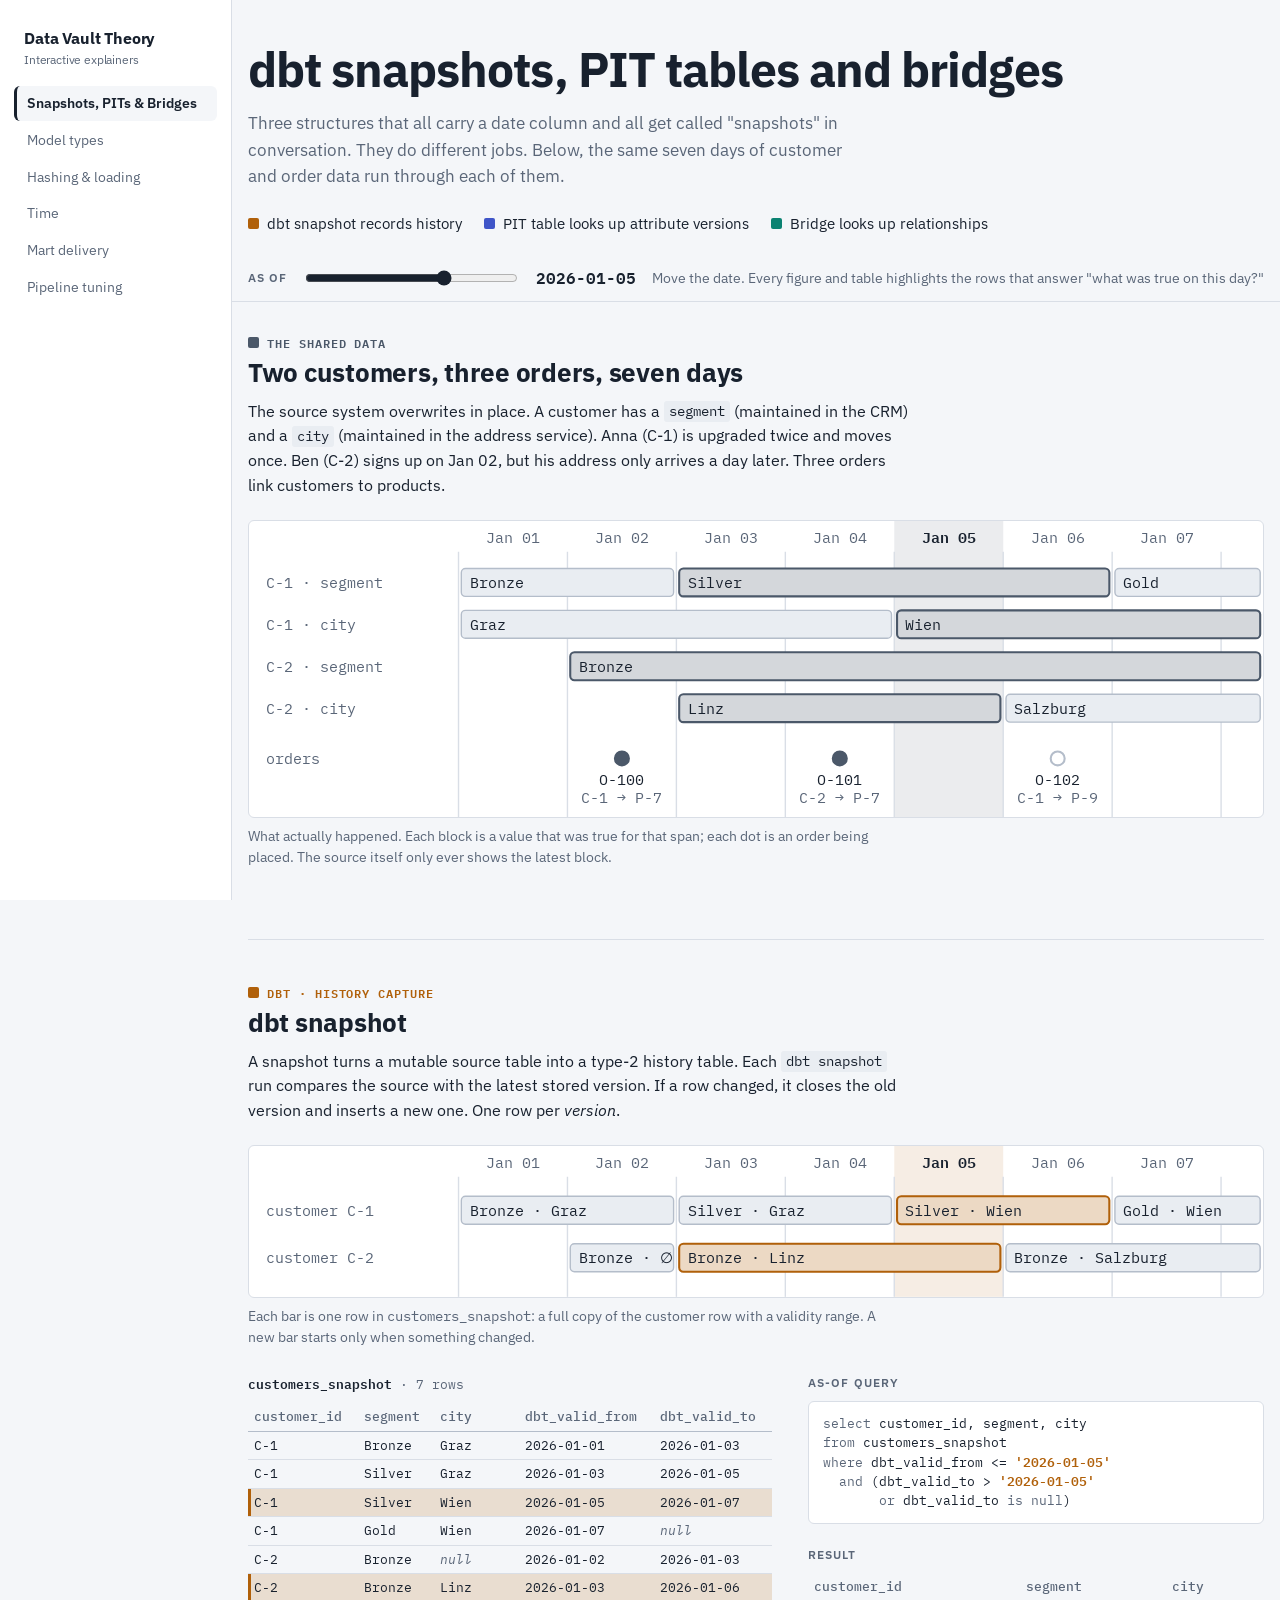
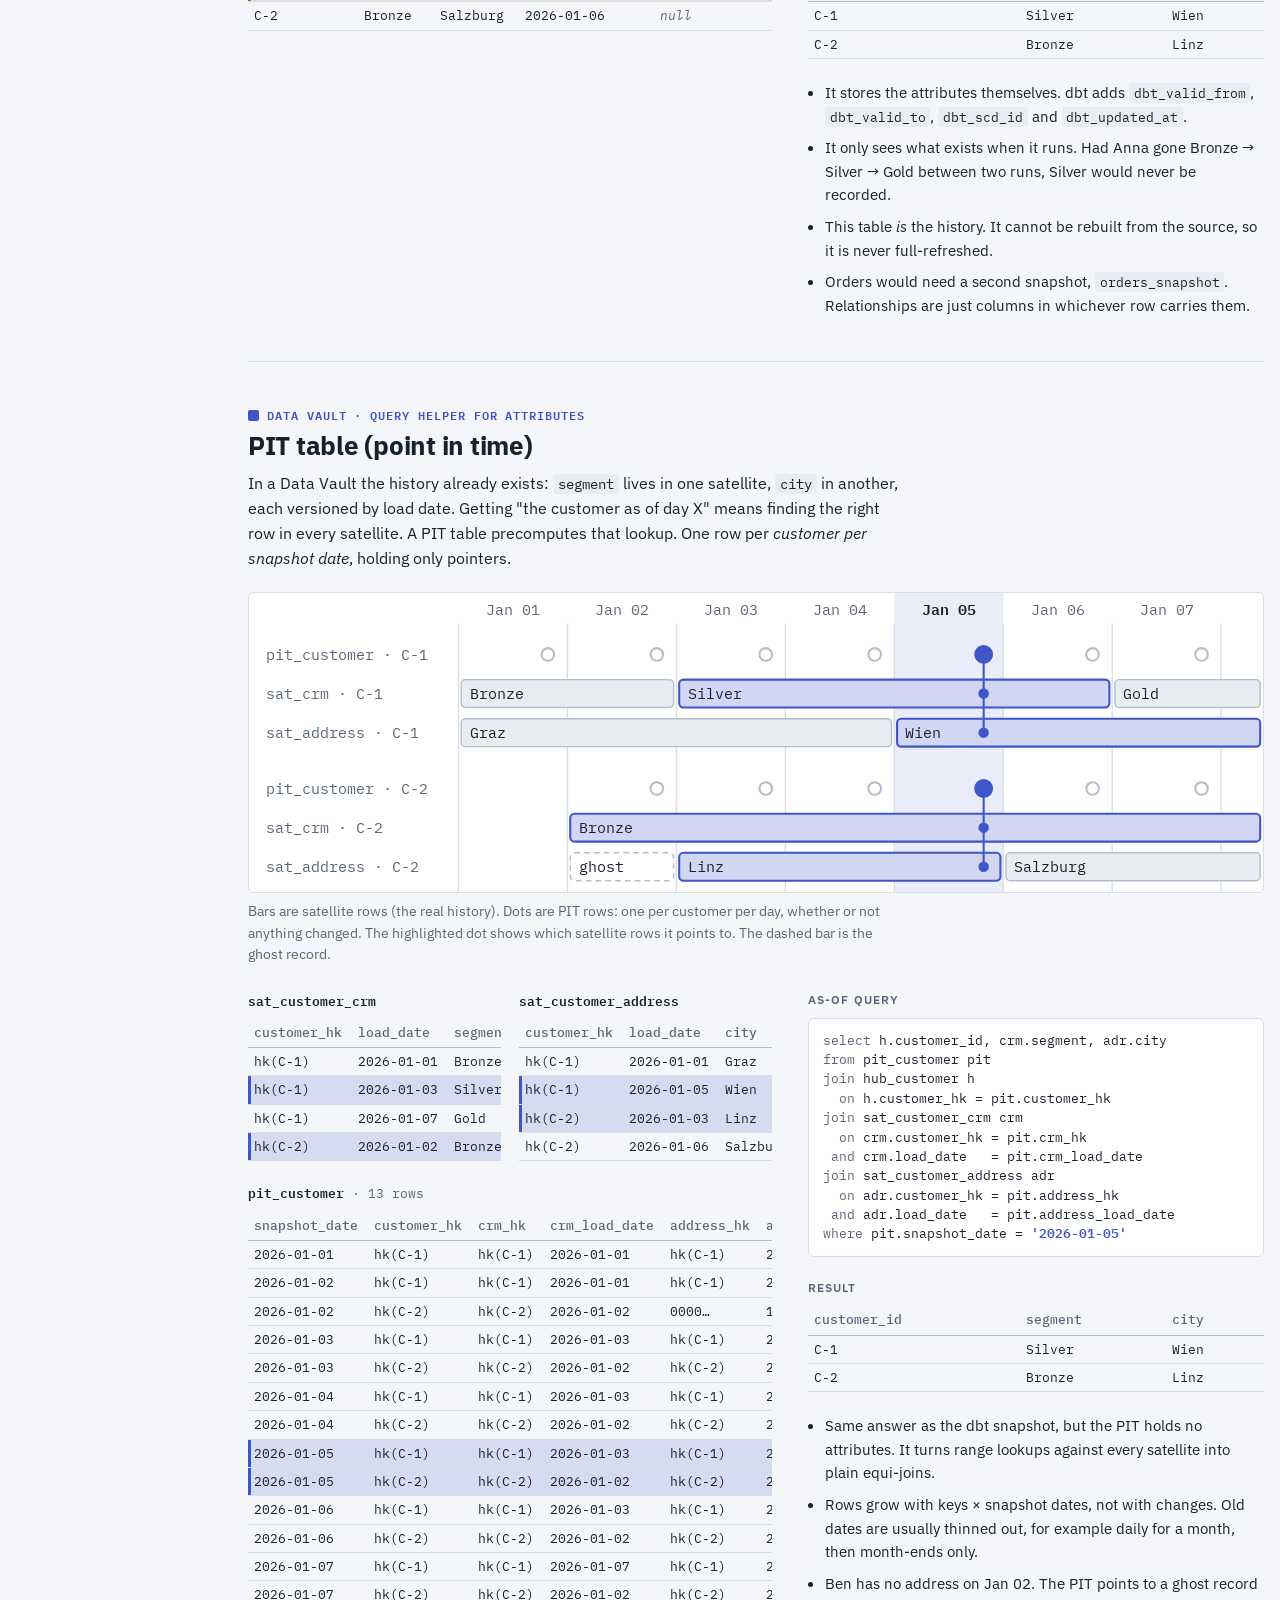
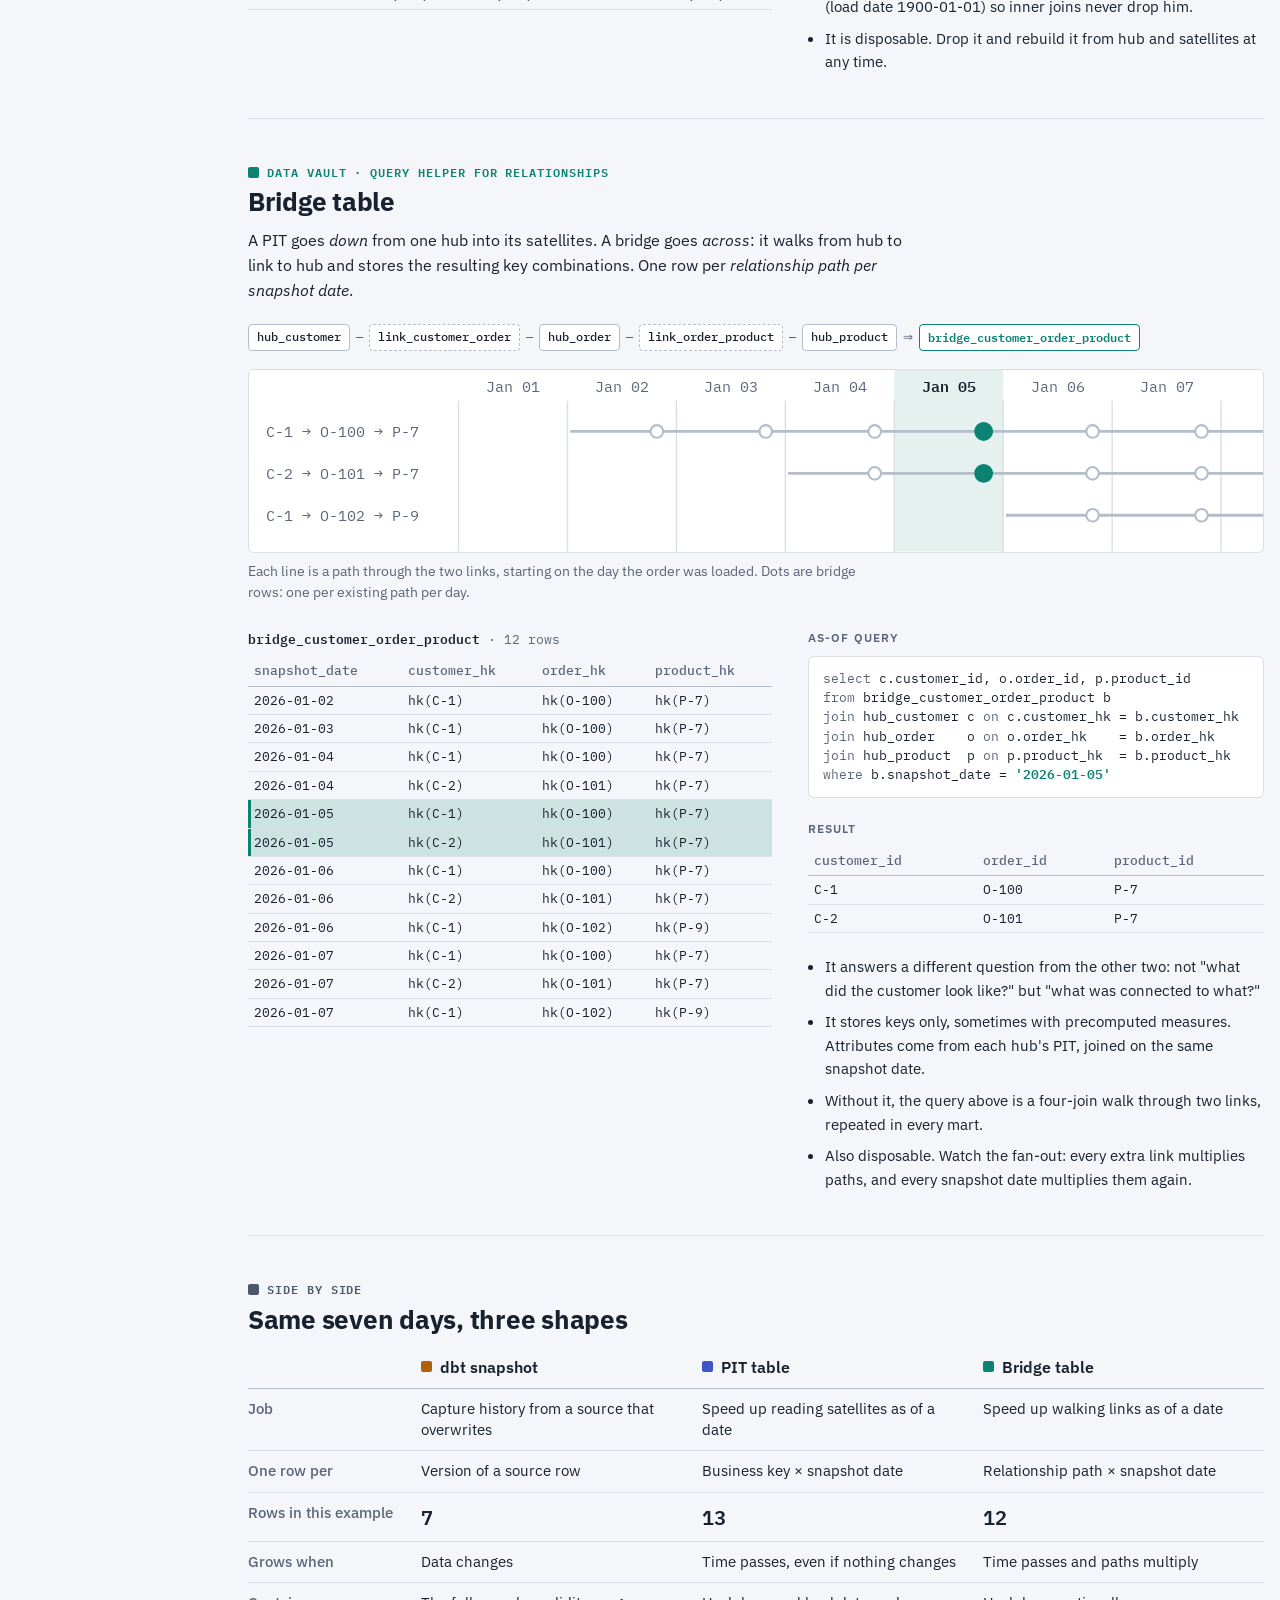
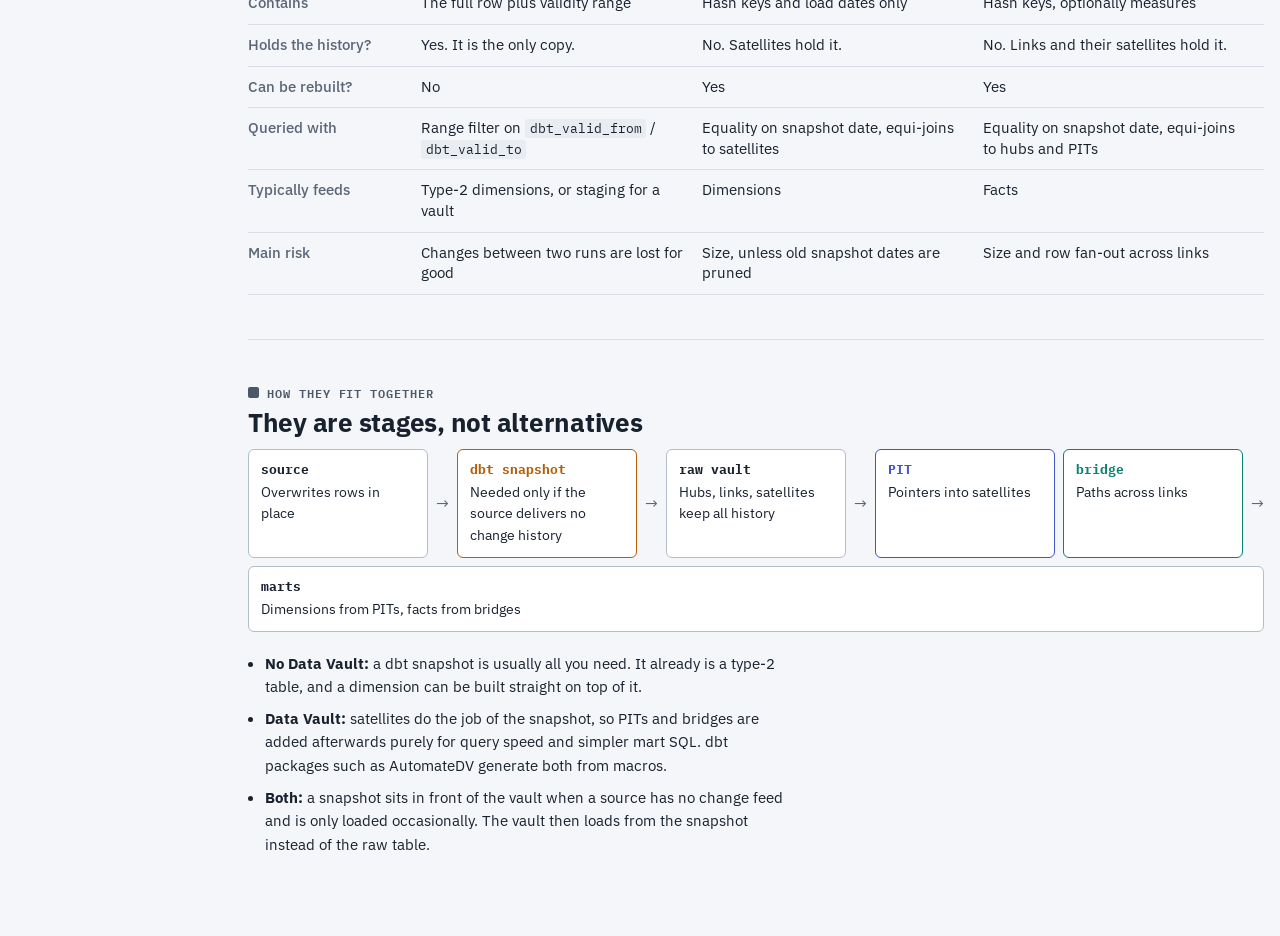
<file: index.html>
<!doctype html>
<html lang="en">
<head>
<meta charset="utf-8">
<meta name="viewport" content="width=device-width,initial-scale=1,viewport-fit=cover">
<title>Snapshots, PITs &amp; Bridges</title>
<meta name="description" content="dbt snapshots, PIT tables and bridge tables explained on the same seven days of data.">
<link rel="preconnect" href="https://fonts.googleapis.com">
<link rel="preconnect" href="https://fonts.gstatic.com" crossorigin>
<link rel="stylesheet" href="https://fonts.googleapis.com/css2?family=IBM+Plex+Mono:wght@400;500;600&amp;family=IBM+Plex+Sans:wght@400;500;600;700&amp;display=swap">
<style>
:root{color-scheme:light;box-sizing:border-box;padding-top:env(safe-area-inset-top,0px);padding-bottom:env(safe-area-inset-bottom,0px)}
html{scroll-padding-top:env(safe-area-inset-top,0px)}
body{margin:0;padding:0}
img{max-width:100%}
[hidden]:not([hidden=until-found i]){display:none!important}
/* Layout: one shared timeline axis repeated in every section; a sticky as-of scrubber drives all figures and tables. */
:root{
  --bg:#F4F6F9; --surface:#FFFFFF; --ink:#18212E; --muted:#5A6678; --line:#D9DEE6; --line-strong:#B4BDCA;
  --bar:#E9EDF2; --src:#4B5869;
  --snap:#B0600A; --pit:#3F55C8; --bridge:#0B8272;
  --sans:"IBM Plex Sans",system-ui,-apple-system,"Segoe UI",sans-serif;
  --mono:"IBM Plex Mono",ui-monospace,"SF Mono",Menlo,Consolas,monospace;
}
@media (prefers-color-scheme: dark){ :root:not([data-theme="light"]){
  --bg:#11151B; --surface:#1A2029; --ink:#E5E9EF; --muted:#98A3B4; --line:#2A323E; --line-strong:#465263;
  --bar:#232B36; --src:#A9B4C4;
  --snap:#E3A14C; --pit:#93A2FF; --bridge:#4FC9B6; color-scheme:dark } }
:root[data-theme="dark"]{
  --bg:#11151B; --surface:#1A2029; --ink:#E5E9EF; --muted:#98A3B4; --line:#2A323E; --line-strong:#465263;
  --bar:#232B36; --src:#A9B4C4;
  --snap:#E3A14C; --pit:#93A2FF; --bridge:#4FC9B6; color-scheme:dark }

*{box-sizing:border-box}
body{background:var(--bg);color:var(--ink);font-family:var(--sans);font-size:16px;line-height:1.55}
body::before{content:"";position:fixed;inset:0 0 auto;height:env(safe-area-inset-top,0px);z-index:10;background:var(--bg)}
.wrap{max-width:1080px;margin:0 auto;padding-left:max(16px,env(safe-area-inset-left,0px));padding-right:max(16px,env(safe-area-inset-right,0px))}
code,pre,.mono{font-family:var(--mono)}
p code,li code,td code{font-size:.88em;background:var(--bar);padding:.08em .35em;border-radius:3px}

.top{padding-block:44px 20px}
h1{font-size:clamp(2rem,5vw,3rem);line-height:1.08;letter-spacing:-.02em;margin:0 0 14px;font-weight:700;text-wrap:balance}
.lede{max-width:62ch;font-size:1.08rem;color:var(--muted);margin:0}
.trio{display:flex;flex-wrap:wrap;gap:10px 22px;margin-top:22px;font-size:.95rem}
.trio span{display:inline-flex;align-items:center;gap:8px}
.sw{width:11px;height:11px;border-radius:2px;background:var(--c);flex:none}

.scrub{position:sticky;top:env(safe-area-inset-top,0px);z-index:9;background:var(--bg);border-bottom:1px solid var(--line)}
.scrub .wrap{display:flex;flex-wrap:wrap;align-items:center;gap:8px 16px;padding-block:10px}
.scrub label{font-size:.72rem;letter-spacing:.09em;text-transform:uppercase;color:var(--muted);font-weight:600}
.scrub input{flex:1 1 180px;max-width:340px;accent-color:var(--ink)}
.scrub output{font-family:var(--mono);font-weight:600;font-size:1rem;font-variant-numeric:tabular-nums}
.scrub small{color:var(--muted);font-size:.85rem}
input:focus-visible{outline:2px solid var(--pit);outline-offset:3px}

section{padding-block:44px 8px;border-top:1px solid var(--line);margin-top:36px}
section.first{border-top:0;margin-top:0;padding-top:32px}
.eyebrow{font-family:var(--mono);font-size:.74rem;letter-spacing:.08em;text-transform:uppercase;color:var(--c);font-weight:600;display:flex;align-items:center;gap:8px;margin:0 0 6px}
h2{font-size:1.6rem;line-height:1.2;margin:0 0 10px;letter-spacing:-.01em;text-wrap:balance}
.intro{max-width:66ch;margin:0 0 22px}
h3{font-size:.74rem;letter-spacing:.09em;text-transform:uppercase;color:var(--muted);margin:0 0 8px;font-weight:600}

figure{margin:0 0 26px}
.scroll{overflow-x:auto;background:var(--surface);border:1px solid var(--line);border-radius:6px}
.scroll svg{display:block;width:100%;min-width:700px;height:auto}
figcaption{font-size:.86rem;color:var(--muted);margin-top:8px;max-width:80ch}
svg text{font-family:var(--mono)}
.t-day{font-size:10.5px;fill:var(--muted)} .t-day.on{fill:var(--ink);font-weight:600}
.t-lane{font-size:11px;fill:var(--muted)}
.t-val{font-size:10.5px;fill:var(--ink)}
.grid{stroke:var(--line);stroke-width:1}
.band{fill:var(--c);opacity:.11}
.bar{fill:var(--bar);stroke:var(--line-strong);stroke-width:1}
.bar.on{fill:color-mix(in srgb,var(--c) 24%,var(--surface));stroke:var(--c);stroke-width:1.5}
.bar.ghost{fill:none;stroke-dasharray:4 3}
.dot{fill:var(--surface);stroke:var(--line-strong);stroke-width:1.5}
.dot.on{fill:var(--c);stroke:var(--c)}
.conn{stroke:var(--c);stroke-width:1.5;fill:none}
.life{stroke:var(--line-strong);stroke-width:2}

.cols{display:grid;grid-template-columns:minmax(0,1.15fr) minmax(0,1fr);gap:28px 36px;align-items:start}
.cols>div{min-width:0;display:flex;flex-direction:column;gap:22px}
.pair{display:grid;grid-template-columns:repeat(auto-fit,minmax(210px,1fr));gap:18px}
.pair>div{min-width:0}
@media (max-width:820px){.cols{grid-template-columns:minmax(0,1fr)}}

.tw{overflow-x:auto}
table{border-collapse:collapse;width:100%;font-family:var(--mono);font-size:12.5px;font-variant-numeric:tabular-nums}
caption{text-align:left;font-weight:600;font-size:13px;padding:0 0 6px;color:var(--ink);white-space:nowrap}
caption span{font-weight:400;color:var(--muted)}
th{text-align:left;font-weight:500;color:var(--muted);border-bottom:1px solid var(--line-strong);padding:5px 10px 5px 6px;white-space:nowrap}
td{padding:4px 10px 4px 6px;border-bottom:1px solid var(--line);white-space:nowrap}
tr.on td{background:color-mix(in srgb,var(--c) 17%,transparent)}
tr.on td:first-child{box-shadow:inset 3px 0 0 var(--c)}
.nul{color:var(--muted);font-style:italic}

pre{margin:0;background:var(--surface);border:1px solid var(--line);border-radius:6px;padding:12px 14px;font-size:12.5px;line-height:1.55;overflow-x:auto}
pre .d{color:var(--c);font-weight:600}
pre .k{color:var(--muted)}
ul.notes{margin:0;padding-left:1.1em;display:flex;flex-direction:column;gap:8px;font-size:.95rem;max-width:60ch}
.empty{font-family:var(--mono);font-size:12.5px;color:var(--muted);margin:0}

.chain{display:flex;flex-wrap:wrap;align-items:center;gap:6px;font-family:var(--mono);font-size:12px}
.chain b{font-weight:500;border:1px solid var(--line-strong);border-radius:4px;padding:3px 8px;background:var(--surface)}
.chain b.lnk{border-style:dashed}
.chain b.hl{border-color:var(--c);color:var(--c);border-style:solid;font-weight:600}
.chain i{font-style:normal;color:var(--muted)}

.cmp th,.cmp td{white-space:normal;vertical-align:top;font-family:var(--sans);font-size:.92rem;padding:10px 14px 10px 0;line-height:1.4}
.cmp{min-width:720px}
.cmp thead th{font-size:1rem;color:var(--ink);font-weight:600}
.cmp thead th span{display:inline-flex;align-items:center;gap:8px}
.cmp tbody th{color:var(--muted);font-weight:500;width:17%;border-bottom:1px solid var(--line)}
.cmp td{width:27.6%}
.num{font-family:var(--mono);font-weight:600;font-size:1.25rem}

.flow{display:flex;flex-wrap:wrap;align-items:stretch;gap:8px;margin:0 0 20px}
.flow div{flex:1 1 150px;border:1px solid var(--line-strong);border-radius:6px;padding:10px 12px;background:var(--surface);font-size:.88rem;min-width:0}
.flow div strong{display:block;font-family:var(--mono);font-size:.8rem;margin-bottom:2px}
.flow div.c{border-color:var(--c)} .flow div.c strong{color:var(--c)}
.flow em{font-style:normal;align-self:center;color:var(--muted)}
.foot{padding-block:8px 64px}
</style>
<link rel="stylesheet" href="site.css">
<script src="site.js" defer></script>
</head>
<body>

<header class="top"><div class="wrap">
  <h1>dbt snapshots, PIT tables and bridges</h1>
  <p class="lede">Three structures that all carry a date column and all get called "snapshots" in conversation. They do different jobs. Below, the same seven days of customer and order data run through each of them.</p>
  <div class="trio">
    <span style="--c:var(--snap)"><i class="sw"></i>dbt snapshot records history</span>
    <span style="--c:var(--pit)"><i class="sw"></i>PIT table looks up attribute versions</span>
    <span style="--c:var(--bridge)"><i class="sw"></i>Bridge looks up relationships</span>
  </div>
</div></header>

<div class="scrub"><div class="wrap">
  <label for="asof">As of</label>
  <input type="range" id="asof" min="1" max="7" step="1" value="5">
  <output id="asofOut" for="asof">2026-01-05</output>
  <small>Move the date. Every figure and table highlights the rows that answer "what was true on this day?"</small>
</div></div>

<main class="wrap">

<section class="first" style="--c:var(--src)">
  <p class="eyebrow"><i class="sw"></i>The shared data</p>
  <h2>Two customers, three orders, seven days</h2>
  <p class="intro">The source system overwrites in place. A customer has a <code>segment</code> (maintained in the CRM) and a <code>city</code> (maintained in the address service). Anna (C-1) is upgraded twice and moves once. Ben (C-2) signs up on Jan 02, but his address only arrives a day later. Three orders link customers to products.</p>
  <figure>
    <div class="scroll" id="chSrc"></div>
    <figcaption>What actually happened. Each block is a value that was true for that span; each dot is an order being placed. The source itself only ever shows the latest block.</figcaption>
  </figure>
</section>

<section style="--c:var(--snap)">
  <p class="eyebrow"><i class="sw"></i>dbt · history capture</p>
  <h2>dbt snapshot</h2>
  <p class="intro">A snapshot turns a mutable source table into a type-2 history table. Each <code>dbt snapshot</code> run compares the source with the latest stored version. If a row changed, it closes the old version and inserts a new one. One row per <em>version</em>.</p>
  <figure>
    <div class="scroll" id="chSnap"></div>
    <figcaption>Each bar is one row in <code>customers_snapshot</code>: a full copy of the customer row with a validity range. A new bar starts only when something changed.</figcaption>
  </figure>
  <div class="cols">
    <div><div class="tw" id="tbSnap"></div></div>
    <div>
      <div><h3>As-of query</h3><pre id="sqlSnap"></pre></div>
      <div><h3>Result</h3><div class="tw" id="resSnap"></div></div>
      <ul class="notes">
        <li>It stores the attributes themselves. dbt adds <code>dbt_valid_from</code>, <code>dbt_valid_to</code>, <code>dbt_scd_id</code> and <code>dbt_updated_at</code>.</li>
        <li>It only sees what exists when it runs. Had Anna gone Bronze → Silver → Gold between two runs, Silver would never be recorded.</li>
        <li>This table <em>is</em> the history. It cannot be rebuilt from the source, so it is never full-refreshed.</li>
        <li>Orders would need a second snapshot, <code>orders_snapshot</code>. Relationships are just columns in whichever row carries them.</li>
      </ul>
    </div>
  </div>
</section>

<section style="--c:var(--pit)">
  <p class="eyebrow"><i class="sw"></i>Data Vault · query helper for attributes</p>
  <h2>PIT table (point in time)</h2>
  <p class="intro">In a Data Vault the history already exists: <code>segment</code> lives in one satellite, <code>city</code> in another, each versioned by load date. Getting "the customer as of day X" means finding the right row in every satellite. A PIT table precomputes that lookup. One row per <em>customer per snapshot date</em>, holding only pointers.</p>
  <figure>
    <div class="scroll" id="chPit"></div>
    <figcaption>Bars are satellite rows (the real history). Dots are PIT rows: one per customer per day, whether or not anything changed. The highlighted dot shows which satellite rows it points to. The dashed bar is the ghost record.</figcaption>
  </figure>
  <div class="cols">
    <div>
      <div class="pair">
        <div class="tw" id="tbCrm"></div>
        <div class="tw" id="tbAddr"></div>
      </div>
      <div class="tw" id="tbPit"></div>
    </div>
    <div>
      <div><h3>As-of query</h3><pre id="sqlPit"></pre></div>
      <div><h3>Result</h3><div class="tw" id="resPit"></div></div>
      <ul class="notes">
        <li>Same answer as the dbt snapshot, but the PIT holds no attributes. It turns range lookups against every satellite into plain equi-joins.</li>
        <li>Rows grow with keys × snapshot dates, not with changes. Old dates are usually thinned out, for example daily for a month, then month-ends only.</li>
        <li>Ben has no address on Jan 02. The PIT points to a ghost record (load date 1900-01-01) so inner joins never drop him.</li>
        <li>It is disposable. Drop it and rebuild it from hub and satellites at any time.</li>
      </ul>
    </div>
  </div>
</section>

<section style="--c:var(--bridge)">
  <p class="eyebrow"><i class="sw"></i>Data Vault · query helper for relationships</p>
  <h2>Bridge table</h2>
  <p class="intro">A PIT goes <em>down</em> from one hub into its satellites. A bridge goes <em>across</em>: it walks from hub to link to hub and stores the resulting key combinations. One row per <em>relationship path per snapshot date</em>.</p>
  <div class="chain" style="margin-bottom:18px" aria-label="Tables the bridge spans">
    <b>hub_customer</b><i>—</i><b class="lnk">link_customer_order</b><i>—</i><b>hub_order</b><i>—</i><b class="lnk">link_order_product</b><i>—</i><b>hub_product</b><i>⇒</i><b class="hl">bridge_customer_order_product</b>
  </div>
  <figure>
    <div class="scroll" id="chBr"></div>
    <figcaption>Each line is a path through the two links, starting on the day the order was loaded. Dots are bridge rows: one per existing path per day.</figcaption>
  </figure>
  <div class="cols">
    <div><div class="tw" id="tbBr"></div></div>
    <div>
      <div><h3>As-of query</h3><pre id="sqlBr"></pre></div>
      <div><h3>Result</h3><div class="tw" id="resBr"></div></div>
      <ul class="notes">
        <li>It answers a different question from the other two: not "what did the customer look like?" but "what was connected to what?"</li>
        <li>It stores keys only, sometimes with precomputed measures. Attributes come from each hub's PIT, joined on the same snapshot date.</li>
        <li>Without it, the query above is a four-join walk through two links, repeated in every mart.</li>
        <li>Also disposable. Watch the fan-out: every extra link multiplies paths, and every snapshot date multiplies them again.</li>
      </ul>
    </div>
  </div>
</section>

<section style="--c:var(--src)">
  <p class="eyebrow"><i class="sw"></i>Side by side</p>
  <h2>Same seven days, three shapes</h2>
  <div class="tw"><table class="cmp">
    <thead><tr><th></th>
      <th><span style="--c:var(--snap)"><i class="sw"></i>dbt snapshot</span></th>
      <th><span style="--c:var(--pit)"><i class="sw"></i>PIT table</span></th>
      <th><span style="--c:var(--bridge)"><i class="sw"></i>Bridge table</span></th></tr></thead>
    <tbody>
      <tr><th>Job</th><td>Capture history from a source that overwrites</td><td>Speed up reading satellites as of a date</td><td>Speed up walking links as of a date</td></tr>
      <tr><th>One row per</th><td>Version of a source row</td><td>Business key × snapshot date</td><td>Relationship path × snapshot date</td></tr>
      <tr><th>Rows in this example</th><td><span class="num">7</span></td><td><span class="num">13</span></td><td><span class="num">12</span></td></tr>
      <tr><th>Grows when</th><td>Data changes</td><td>Time passes, even if nothing changes</td><td>Time passes and paths multiply</td></tr>
      <tr><th>Contains</th><td>The full row plus validity range</td><td>Hash keys and load dates only</td><td>Hash keys, optionally measures</td></tr>
      <tr><th>Holds the history?</th><td>Yes. It is the only copy.</td><td>No. Satellites hold it.</td><td>No. Links and their satellites hold it.</td></tr>
      <tr><th>Can be rebuilt?</th><td>No</td><td>Yes</td><td>Yes</td></tr>
      <tr><th>Queried with</th><td>Range filter on <code>dbt_valid_from</code> / <code>dbt_valid_to</code></td><td>Equality on snapshot date, equi-joins to satellites</td><td>Equality on snapshot date, equi-joins to hubs and PITs</td></tr>
      <tr><th>Typically feeds</th><td>Type-2 dimensions, or staging for a vault</td><td>Dimensions</td><td>Facts</td></tr>
      <tr><th>Main risk</th><td>Changes between two runs are lost for good</td><td>Size, unless old snapshot dates are pruned</td><td>Size and row fan-out across links</td></tr>
    </tbody>
  </table></div>
</section>

<section style="--c:var(--src)">
  <p class="eyebrow"><i class="sw"></i>How they fit together</p>
  <h2>They are stages, not alternatives</h2>
  <div class="flow">
    <div><strong>source</strong>Overwrites rows in place</div><em>→</em>
    <div class="c" style="--c:var(--snap)"><strong>dbt snapshot</strong>Needed only if the source delivers no change history</div><em>→</em>
    <div><strong>raw vault</strong>Hubs, links, satellites keep all history</div><em>→</em>
    <div class="c" style="--c:var(--pit)"><strong>PIT</strong>Pointers into satellites</div>
    <div class="c" style="--c:var(--bridge)"><strong>bridge</strong>Paths across links</div><em>→</em>
    <div><strong>marts</strong>Dimensions from PITs, facts from bridges</div>
  </div>
  <ul class="notes">
    <li><strong>No Data Vault:</strong> a dbt snapshot is usually all you need. It already is a type-2 table, and a dimension can be built straight on top of it.</li>
    <li><strong>Data Vault:</strong> satellites do the job of the snapshot, so PITs and bridges are added afterwards purely for query speed and simpler mart SQL. dbt packages such as AutomateDV generate both from macros.</li>
    <li><strong>Both:</strong> a snapshot sits in front of the vault when a source has no change feed and is only loaded occasionally. The vault then loads from the snapshot instead of the raw table.</li>
  </ul>
</section>
<div class="foot"></div>
</main>

<script>
(function(){
const D=d=>d?('2026-01-0'+d):'1900-01-01';
const crm=[{c:'C-1',d:1,v:'Bronze'},{c:'C-1',d:3,v:'Silver'},{c:'C-1',d:7,v:'Gold'},{c:'C-2',d:2,v:'Bronze'}];
const addr=[{c:'C-1',d:1,v:'Graz'},{c:'C-1',d:5,v:'Wien'},{c:'C-2',d:3,v:'Linz'},{c:'C-2',d:6,v:'Salzburg'}];
const orders=[{o:'O-100',c:'C-1',p:'P-7',d:2},{o:'O-101',c:'C-2',p:'P-7',d:4},{o:'O-102',c:'C-1',p:'P-9',d:6}];
const hub=[{c:'C-1',d:1},{c:'C-2',d:2}];
const DAYS=[1,2,3,4,5,6,7];
const latest=(a,c,d)=>a.filter(r=>r.c===c&&r.d<=d).sort((x,y)=>y.d-x.d)[0]||null;
const next=(a,r)=>{const n=a.filter(x=>x.c===r.c&&x.d>r.d).sort((x,y)=>x.d-y.d)[0];return n?n.d:null};

const snap=[];
hub.forEach(h=>{
  const ds=[...new Set(crm.concat(addr).filter(r=>r.c===h.c).map(r=>r.d))].sort((a,b)=>a-b);
  ds.forEach((d,i)=>{const s=latest(crm,h.c,d),a=latest(addr,h.c,d);
    snap.push({c:h.c,seg:s?s.v:null,city:a?a.v:null,from:d,to:ds[i+1]||null});});
});
const pit=[],bridge=[];
DAYS.forEach(d=>{
  hub.filter(h=>h.d<=d).forEach(h=>{const s=latest(crm,h.c,d),a=latest(addr,h.c,d);pit.push({d,c:h.c,crm:s?s.d:0,addr:a?a.d:0});});
  orders.filter(o=>o.d<=d).forEach(o=>bridge.push({d,c:o.c,o:o.o,p:o.p}));
});

/* ---------- charts ---------- */
const L=150,W=78,R=30,VW=L+7*W+R,TOP=28;
const x0=d=>L+(d-1)*W, xe=to=>to?x0(to):VW;
const esc=s=>String(s).replace(/&/g,'&amp;').replace(/</g,'&lt;');
function frame(h,asof,label,body){
  let s=`<svg viewBox="0 0 ${VW} ${h}" role="img" aria-label="${label}">`;
  s+=`<rect class="band" x="${x0(asof)}" y="0" width="${W}" height="${h}"/>`;
  DAYS.forEach(d=>{s+=`<line class="grid" x1="${x0(d)}" y1="${TOP-6}" x2="${x0(d)}" y2="${h}"/>`+
    `<text class="t-day${d===asof?' on':''}" x="${x0(d)+W/2}" y="16" text-anchor="middle">Jan 0${d}</text>`;});
  s+=`<line class="grid" x1="${x0(8)}" y1="${TOP-6}" x2="${x0(8)}" y2="${h}"/>`;
  return s+body+'</svg>';
}
const lane=(y,t)=>`<text class="t-lane" x="12" y="${y+4}">${esc(t)}</text>`;
function bar(y,from,to,text,asof,extra){
  const on=from<=asof&&(!to||to>asof), x=x0(from)+2, w=xe(to)-x0(from)-4;
  return `<rect class="bar${on?' on':''}${extra||''}" x="${x}" y="${y-10}" width="${w}" height="20" rx="3"/>`+
         `<text class="t-val" x="${x+6}" y="${y+4}">${esc(text)}</text>`;
}
const dx=d=>x0(d)+W-14;

function chartSrc(asof){
  let b='',y=TOP+16;
  [['C-1 · segment',crm,'C-1'],['C-1 · city',addr,'C-1'],['C-2 · segment',crm,'C-2'],['C-2 · city',addr,'C-2']].forEach(([t,a,c])=>{
    b+=lane(y,t); a.filter(r=>r.c===c).forEach(r=>b+=bar(y,r.d,next(a,r),r.v,asof)); y+=30;});
  y+=6; b+=lane(y,'orders');
  orders.forEach(o=>{const cx=x0(o.d)+W/2,on=o.d<=asof;
    b+=`<circle class="dot${on?' on':''}" cx="${cx}" cy="${y}" r="5"/>`+
       `<text class="t-val" x="${cx}" y="${y+19}" text-anchor="middle">${o.o}</text>`+
       `<text class="t-day" x="${cx}" y="${y+32}" text-anchor="middle">${o.c} → ${o.p}</text>`;});
  return frame(y+42,asof,'Timeline of source changes',b);
}
function chartSnap(asof){
  let b='',y=TOP+18;
  hub.forEach(h=>{b+=lane(y,'customer '+h.c);
    snap.filter(r=>r.c===h.c).forEach(r=>b+=bar(y,r.from,r.to,r.seg+' · '+(r.city||'∅'),asof)); y+=34;});
  return frame(y-6,asof,'Snapshot versions as validity bars',b);
}
function chartPit(asof){
  let b='',y=TOP+16;
  hub.forEach(h=>{
    const yp=y,yc=y+28,ya=y+56;
    b+=lane(yp,'pit_customer · '+h.c)+lane(yc,'sat_crm · '+h.c)+lane(ya,'sat_address · '+h.c);
    crm.filter(r=>r.c===h.c).forEach(r=>b+=bar(yc,r.d,next(crm,r),r.v,asof));
    const fa=addr.filter(r=>r.c===h.c).sort((a,z)=>a.d-z.d);
    if(fa[0].d>h.d) b+=bar(ya,h.d,fa[0].d,'ghost',asof,' ghost');
    fa.forEach(r=>b+=bar(ya,r.d,next(addr,r),r.v,asof));
    DAYS.filter(d=>d>=h.d).forEach(d=>{
      if(d===asof) b+=`<path class="conn" d="M${dx(d)} ${yp}V${ya}"/><circle class="dot on" cx="${dx(d)}" cy="${yc}" r="3"/><circle class="dot on" cx="${dx(d)}" cy="${ya}" r="3"/>`;
      b+=`<circle class="dot${d===asof?' on':''}" cx="${dx(d)}" cy="${yp}" r="${d===asof?6:4.5}"/>`;});
    y+=96;});
  return frame(y-22,asof,'PIT rows pointing into satellite rows',b);
}
function chartBr(asof){
  let b='',y=TOP+16;
  orders.forEach(o=>{b+=lane(y,`${o.c} → ${o.o} → ${o.p}`);
    b+=`<line class="life" x1="${x0(o.d)+2}" y1="${y}" x2="${VW}" y2="${y}"/>`;
    DAYS.filter(d=>d>=o.d).forEach(d=>b+=`<circle class="dot${d===asof?' on':''}" cx="${dx(d)}" cy="${y}" r="${d===asof?6:4.5}"/>`);
    y+=30;});
  return frame(y-4,asof,'Bridge rows per relationship path per day',b);
}

/* ---------- tables ---------- */
const cell=v=>v===null?'<span class="nul">null</span>':esc(v);
function tbl(cap,cols,rows,onFn){
  if(!rows.length) return '<p class="empty">0 rows</p>';
  let s='<table>'+(cap?`<caption>${cap}</caption>`:'')+'<thead><tr>'+cols.map(c=>`<th>${c}</th>`).join('')+'</tr></thead><tbody>';
  rows.forEach(r=>{s+=`<tr${onFn&&onFn(r.$)?' class="on"':''}>`+r.v.map(v=>`<td>${cell(v)}</td>`).join('')+'</tr>';});
  return s+'</tbody></table>';
}
const hk=c=>`hk(${c})`, GH='0000…';
const $=id=>document.getElementById(id);
const dt=d=>`<span class="d">'${D(d)}'</span>`;

function render(asof){
  $('asofOut').textContent=D(asof);
  $('chSrc').innerHTML=chartSrc(asof); $('chSnap').innerHTML=chartSnap(asof);
  $('chPit').innerHTML=chartPit(asof); $('chBr').innerHTML=chartBr(asof);

  const snapOn=r=>r.from<=asof&&(!r.to||r.to>asof);
  $('tbSnap').innerHTML=tbl('customers_snapshot <span>· 7 rows</span>',['customer_id','segment','city','dbt_valid_from','dbt_valid_to'],
    snap.map(r=>({$:r,v:[r.c,r.seg,r.city,D(r.from),r.to?D(r.to):null]})),snapOn);
  const state=snap.filter(snapOn).map(r=>({$:r,v:[r.c,r.seg,r.city]}));
  $('resSnap').innerHTML=tbl('',['customer_id','segment','city'],state);
  $('resPit').innerHTML=tbl('',['customer_id','segment','city'],state);

  const now=pit.filter(r=>r.d===asof);
  const satOn=k=>r=>now.some(p=>p.c===r.c&&p[k]===r.d);
  $('tbCrm').innerHTML=tbl('sat_customer_crm',['customer_hk','load_date','segment'],crm.map(r=>({$:r,v:[hk(r.c),D(r.d),r.v]})),satOn('crm'));
  $('tbAddr').innerHTML=tbl('sat_customer_address',['customer_hk','load_date','city'],addr.map(r=>({$:r,v:[hk(r.c),D(r.d),r.v]})),satOn('addr'));
  $('tbPit').innerHTML=tbl('pit_customer <span>· 13 rows</span>',['snapshot_date','customer_hk','crm_hk','crm_load_date','address_hk','address_load_date'],
    pit.map(r=>({$:r,v:[D(r.d),hk(r.c),r.crm?hk(r.c):GH,D(r.crm),r.addr?hk(r.c):GH,D(r.addr)]})),r=>r.d===asof);

  $('tbBr').innerHTML=tbl('bridge_customer_order_product <span>· 12 rows</span>',['snapshot_date','customer_hk','order_hk','product_hk'],
    bridge.map(r=>({$:r,v:[D(r.d),hk(r.c),hk(r.o),hk(r.p)]})),r=>r.d===asof);
  $('resBr').innerHTML=tbl('',['customer_id','order_id','product_id'],bridge.filter(r=>r.d===asof).map(r=>({$:r,v:[r.c,r.o,r.p]})));

  $('sqlSnap').innerHTML=
`<span class="k">select</span> customer_id, segment, city
<span class="k">from</span> customers_snapshot
<span class="k">where</span> dbt_valid_from &lt;= ${dt(asof)}
  <span class="k">and</span> (dbt_valid_to &gt; ${dt(asof)}
       <span class="k">or</span> dbt_valid_to <span class="k">is null</span>)`;
  $('sqlPit').innerHTML=
`<span class="k">select</span> h.customer_id, crm.segment, adr.city
<span class="k">from</span> pit_customer pit
<span class="k">join</span> hub_customer h
  <span class="k">on</span> h.customer_hk = pit.customer_hk
<span class="k">join</span> sat_customer_crm crm
  <span class="k">on</span> crm.customer_hk = pit.crm_hk
 <span class="k">and</span> crm.load_date   = pit.crm_load_date
<span class="k">join</span> sat_customer_address adr
  <span class="k">on</span> adr.customer_hk = pit.address_hk
 <span class="k">and</span> adr.load_date   = pit.address_load_date
<span class="k">where</span> pit.snapshot_date = ${dt(asof)}`;
  $('sqlBr').innerHTML=
`<span class="k">select</span> c.customer_id, o.order_id, p.product_id
<span class="k">from</span> bridge_customer_order_product b
<span class="k">join</span> hub_customer c <span class="k">on</span> c.customer_hk = b.customer_hk
<span class="k">join</span> hub_order    o <span class="k">on</span> o.order_hk    = b.order_hk
<span class="k">join</span> hub_product  p <span class="k">on</span> p.product_hk  = b.product_hk
<span class="k">where</span> b.snapshot_date = ${dt(asof)}`;
}
const inp=$('asof');
inp.addEventListener('input',()=>render(+inp.value));
render(+inp.value);
})();
</script>
</body>
</html>
</file>
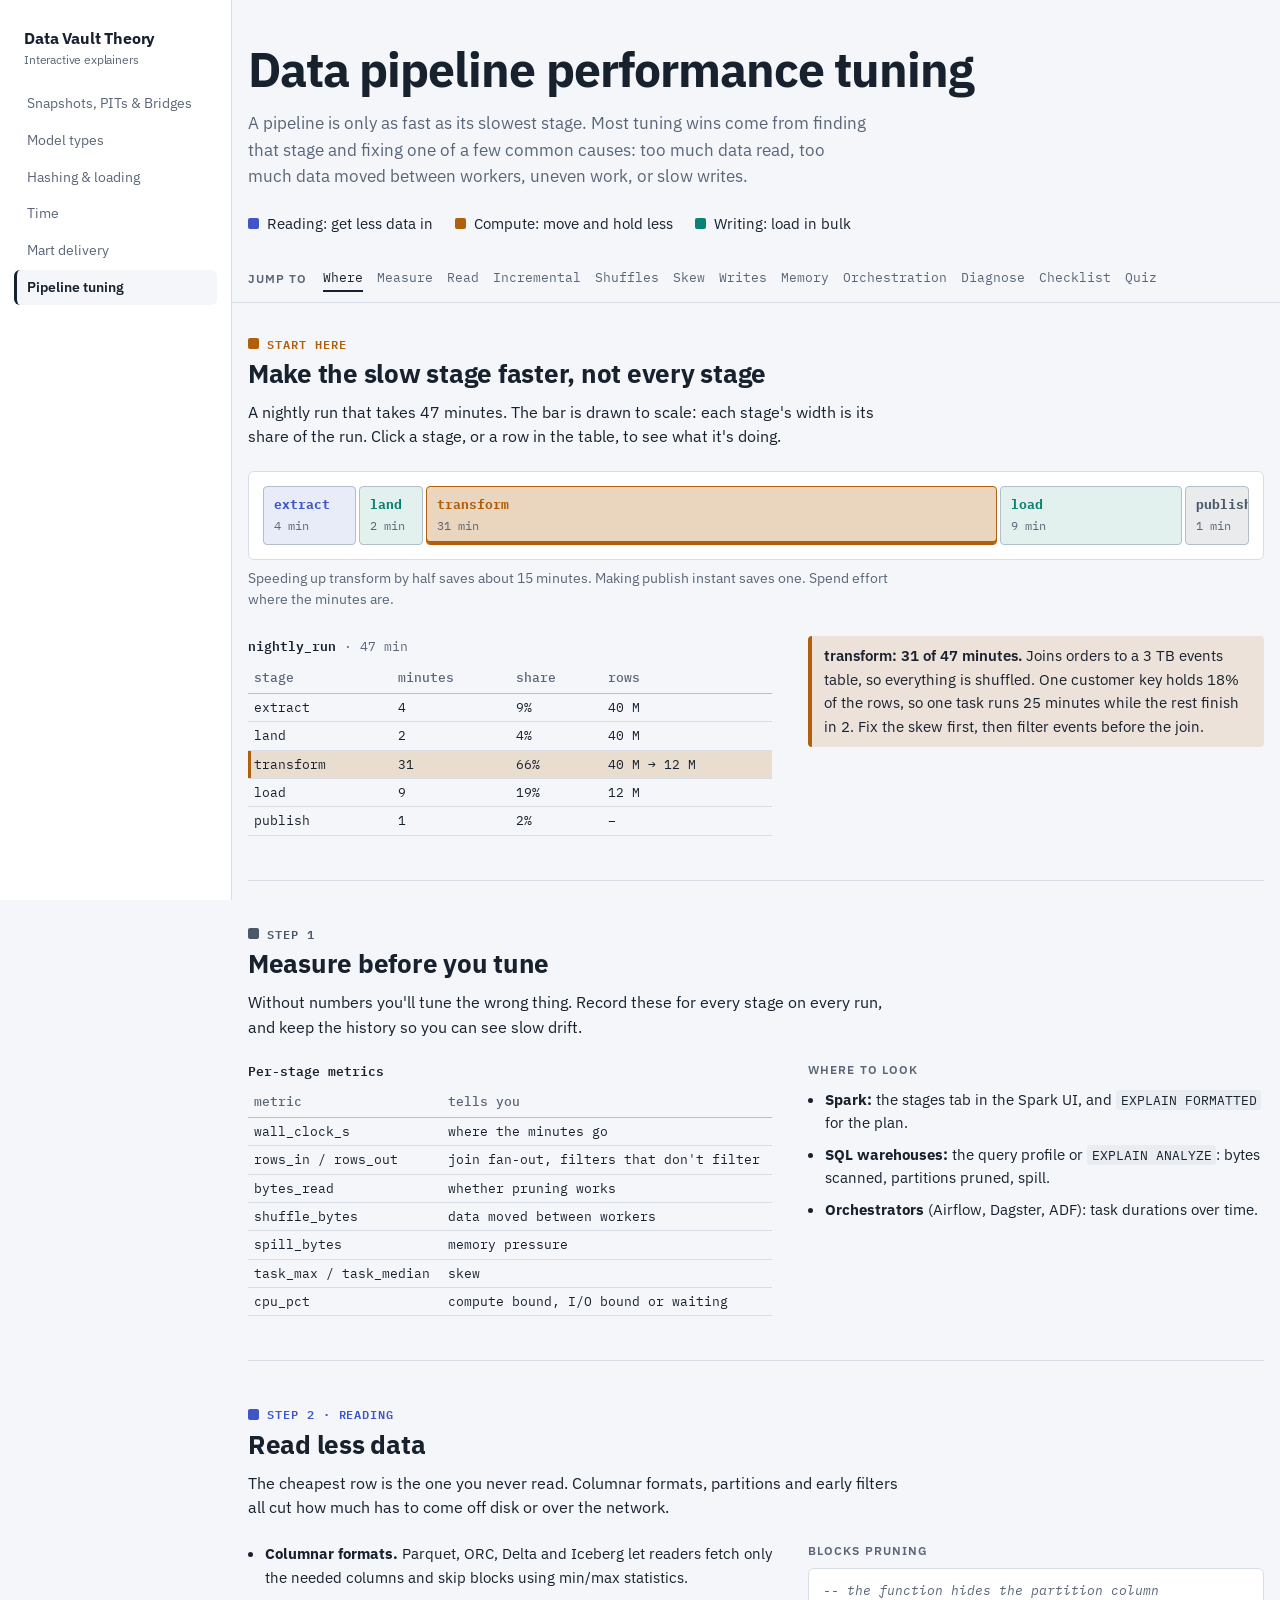
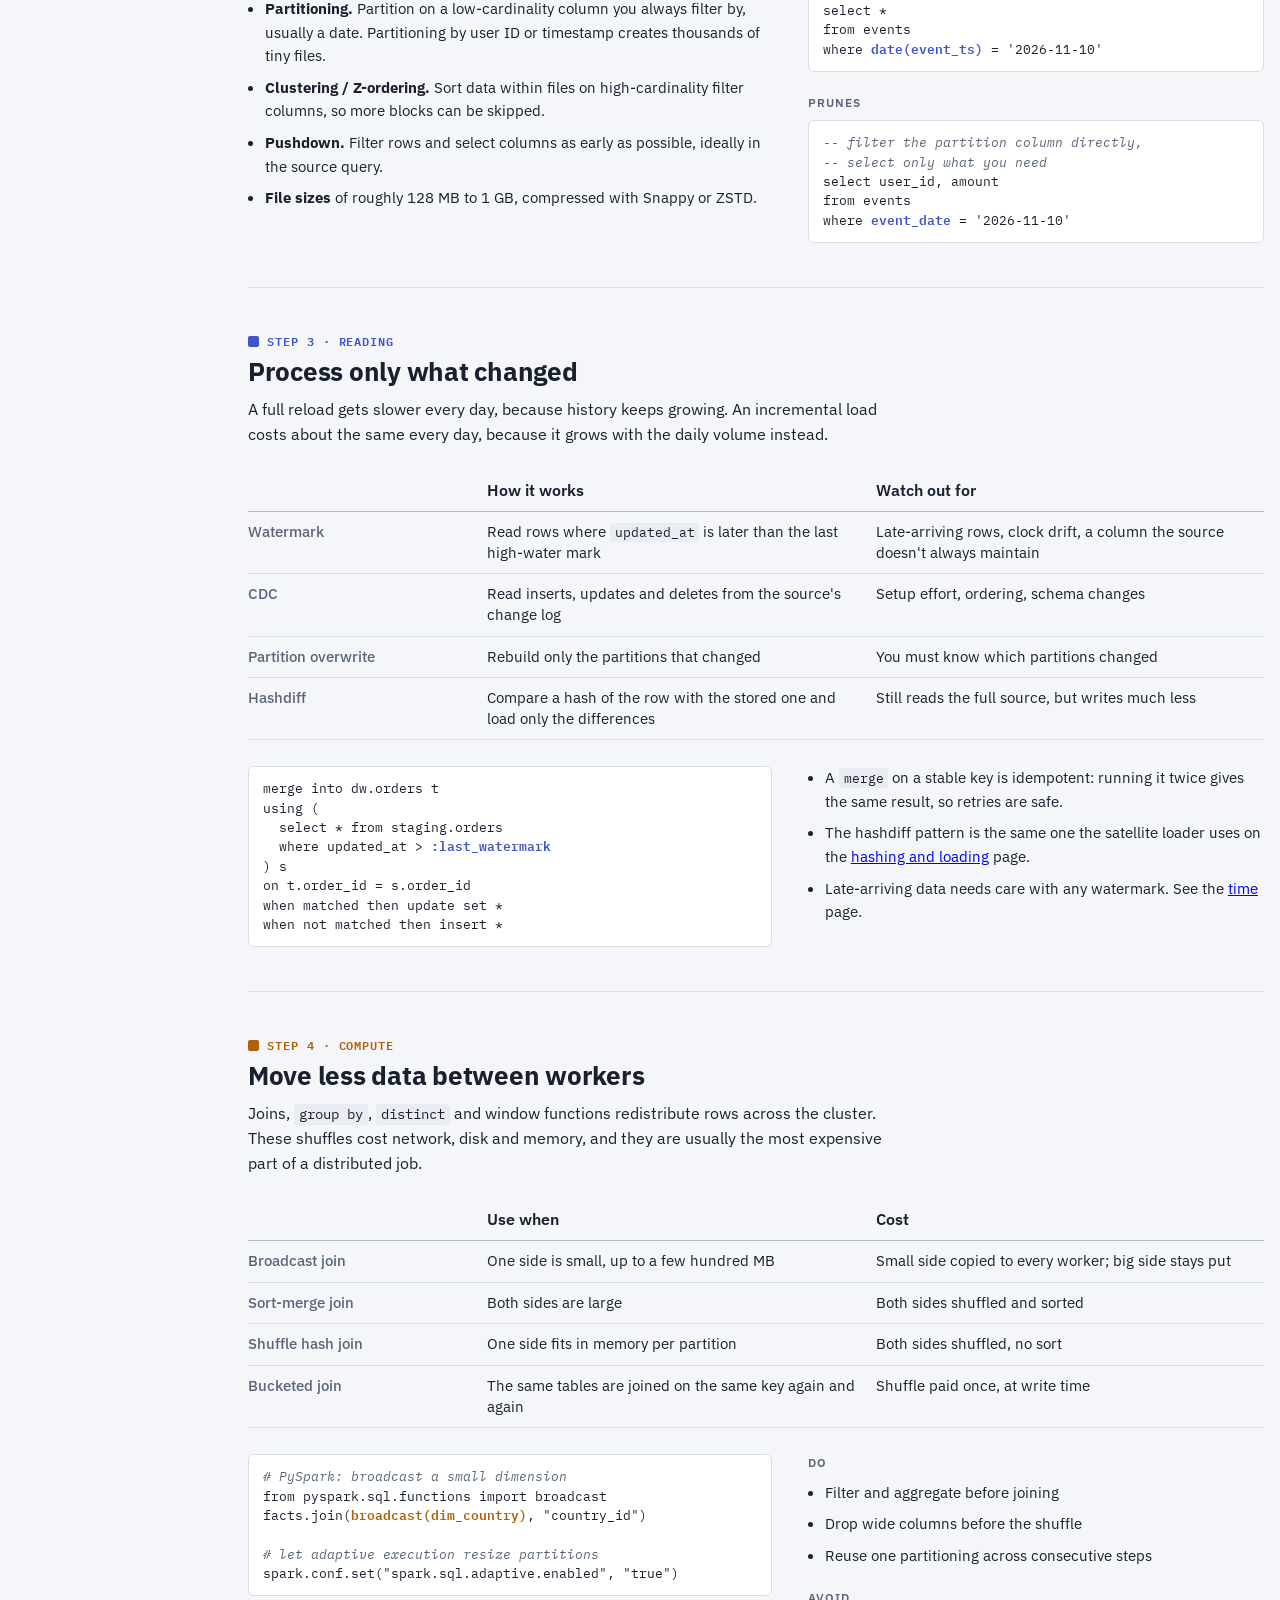
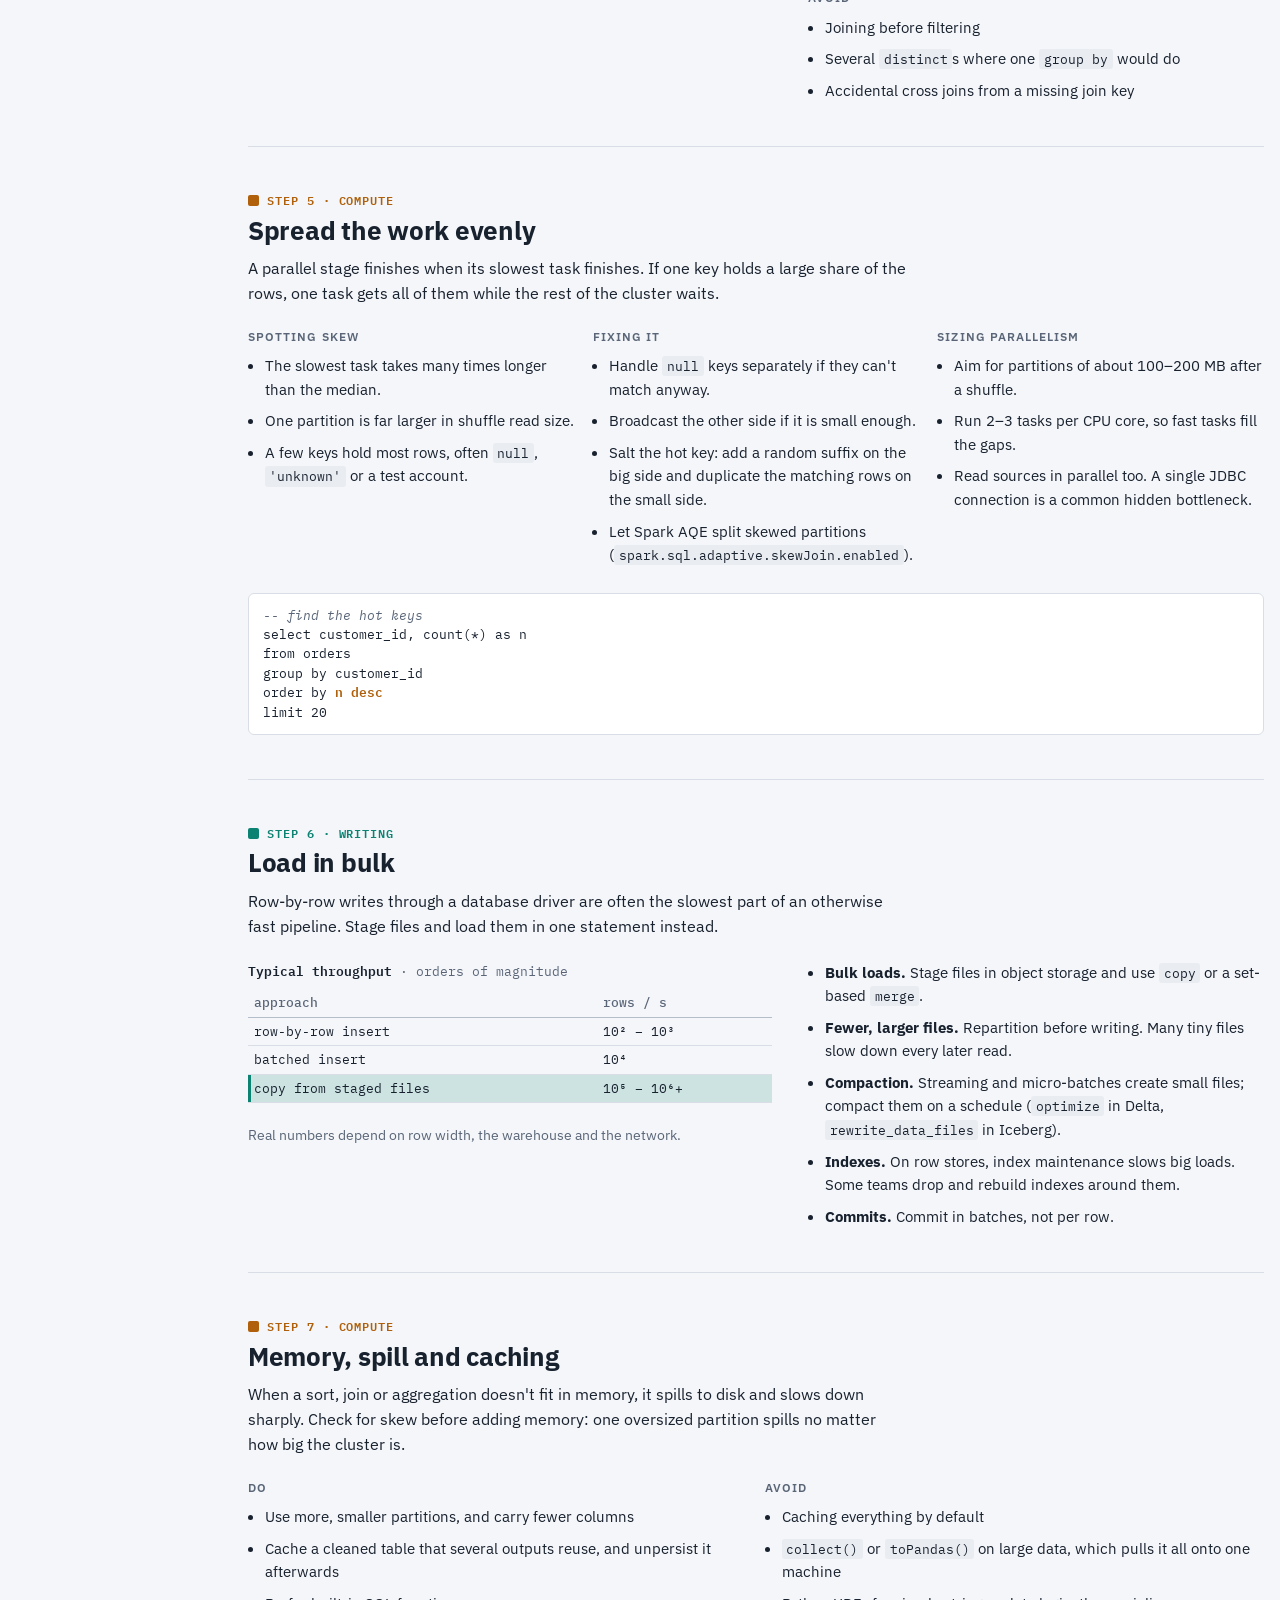
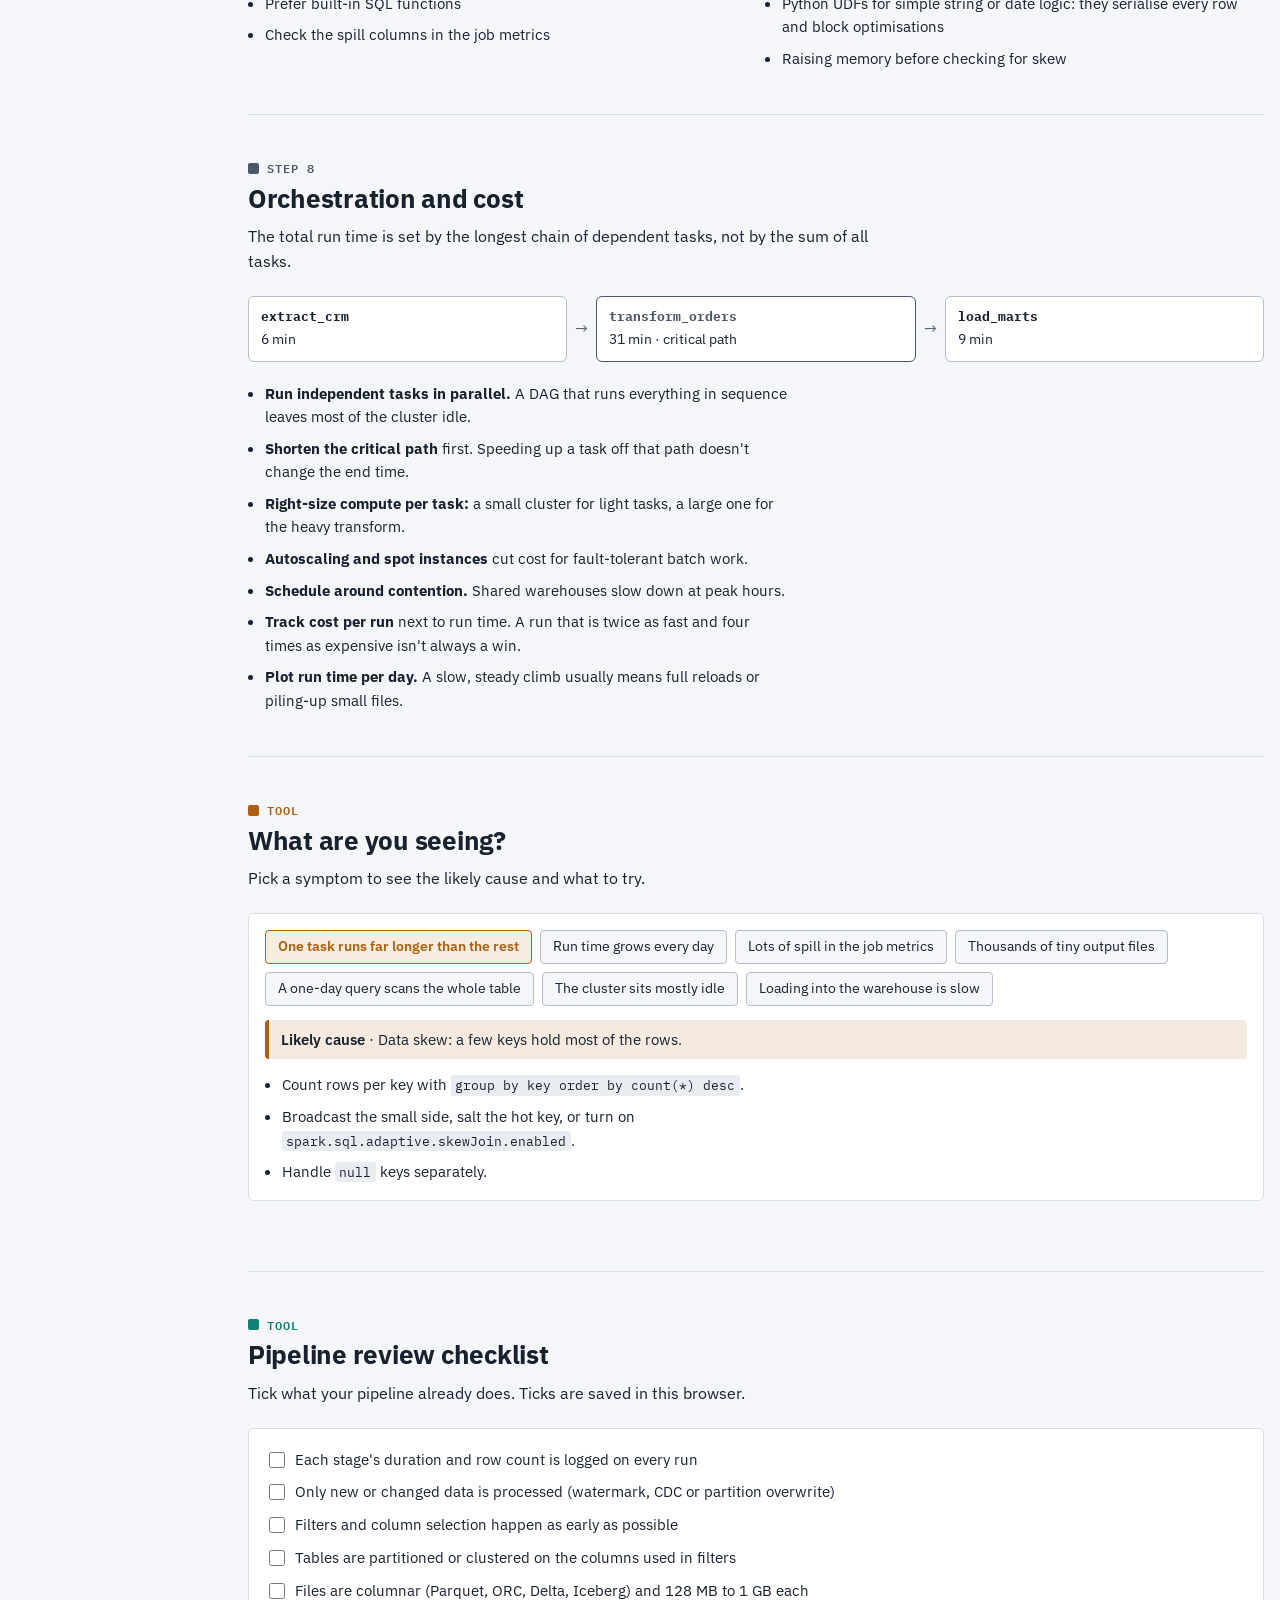
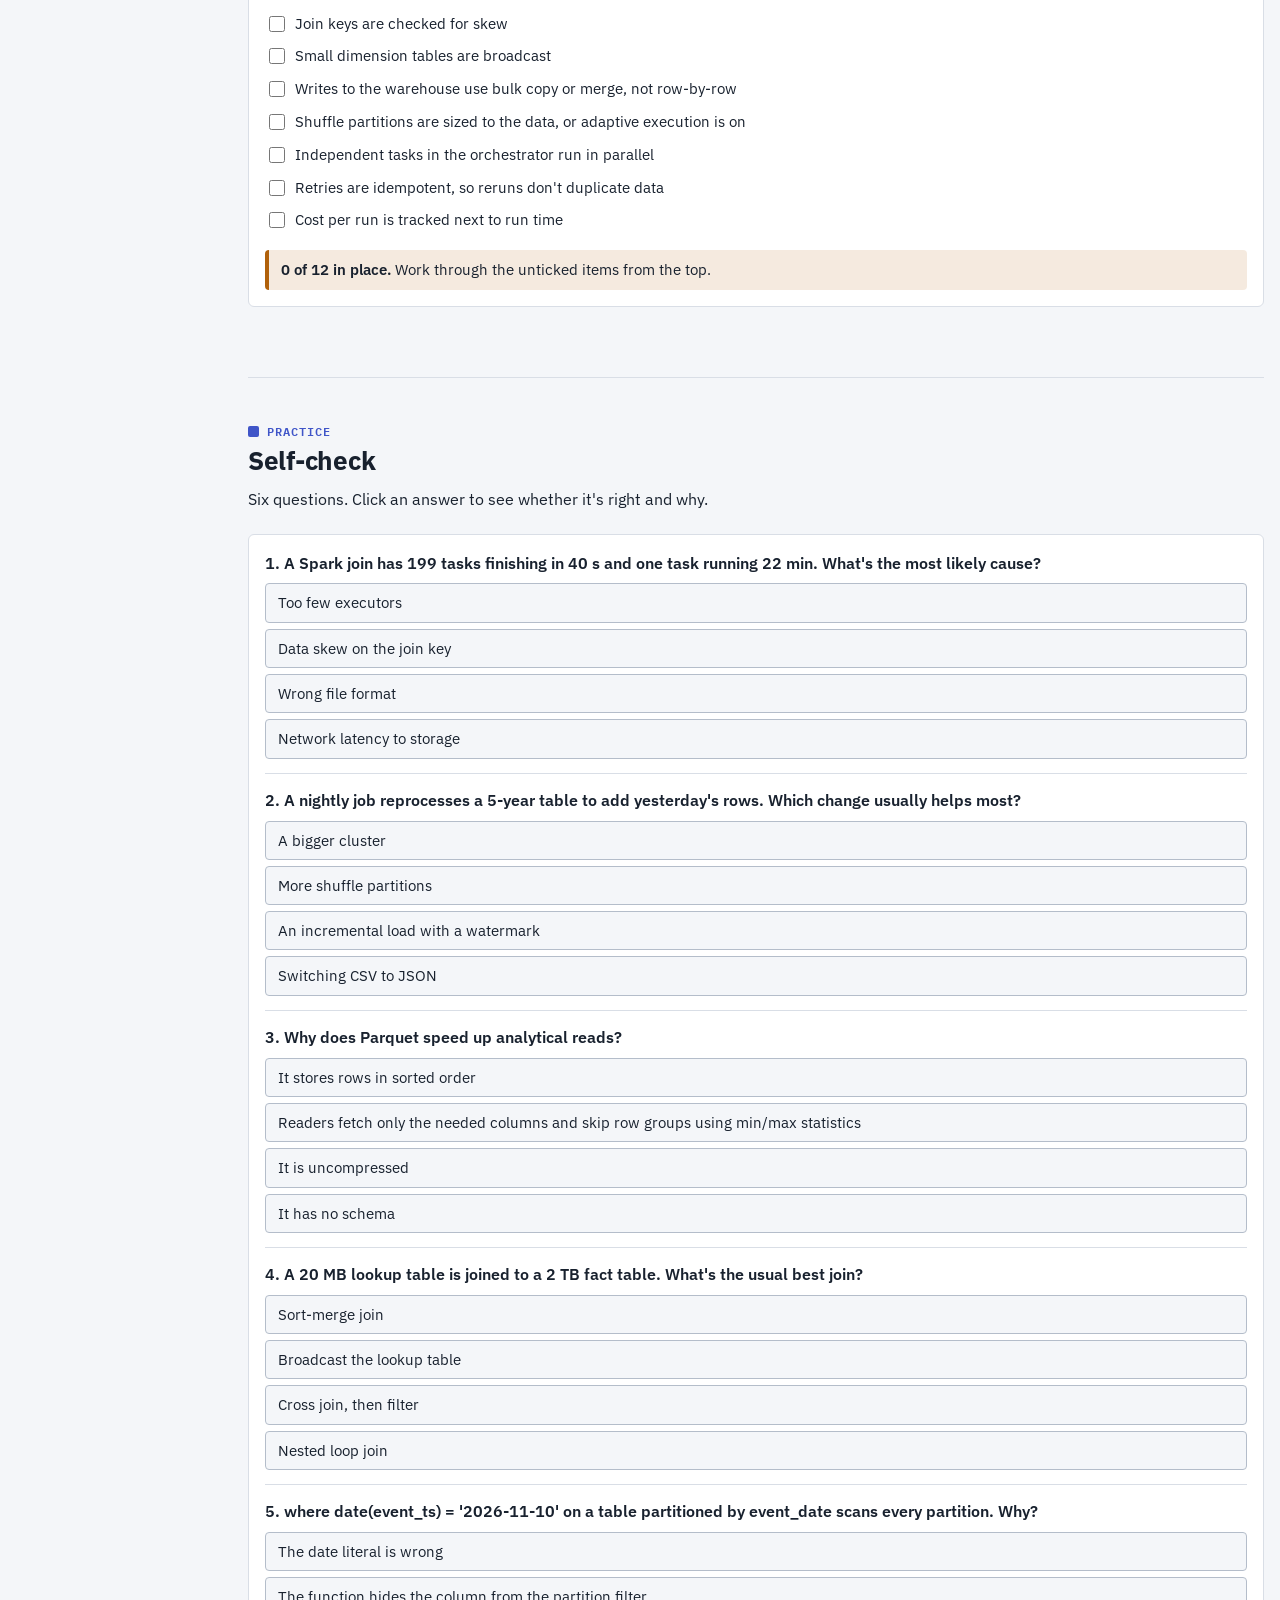
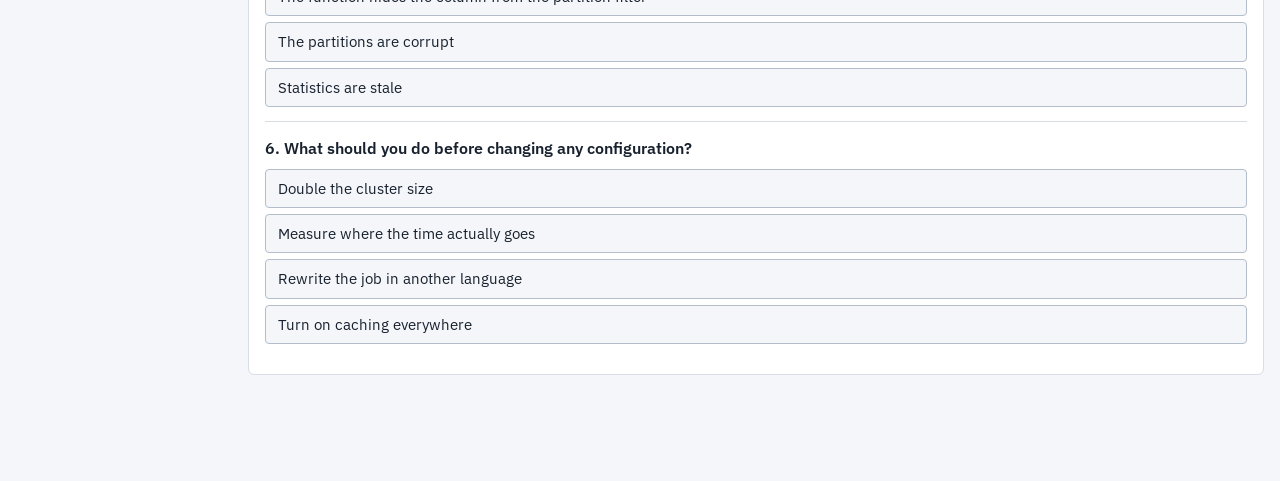
<file: data-pipeline-performance-tuning.html>
<!doctype html>
<html lang="en">
<head>
<meta charset="utf-8">
<meta name="viewport" content="width=device-width,initial-scale=1,viewport-fit=cover">
<title>Pipeline Tuning</title>
<meta name="description" content="Data pipeline performance tuning: measuring, reading less, incremental loads, joins, skew, writes, memory and orchestration, with a symptom finder, checklist and quiz.">
<link rel="preconnect" href="https://fonts.googleapis.com">
<link rel="preconnect" href="https://fonts.gstatic.com" crossorigin>
<link rel="stylesheet" href="https://fonts.googleapis.com/css2?family=IBM+Plex+Mono:wght@400;500;600&amp;family=IBM+Plex+Sans:wght@400;500;600;700&amp;display=swap">
<link rel="stylesheet" href="explainer.css">
<link rel="stylesheet" href="site.css">
<script src="site.js" defer></script>
<style>
/* Page-only pieces, built from the shared explainer.css tokens. */
.jump{display:flex;flex-wrap:wrap;gap:4px 14px;align-items:center;min-width:0}
.jump a{font-family:var(--mono);font-size:.8rem;color:var(--muted);text-decoration:none;padding:2px 0;border-bottom:2px solid transparent}
.jump a:hover{color:var(--ink)}
.jump a.on{color:var(--ink);border-bottom-color:var(--ink)}
.jump a:focus-visible{outline:2px solid var(--pit);outline-offset:2px}
section{scroll-margin-top:calc(env(safe-area-inset-top,0px) + 64px)}

.runbar{display:flex;gap:3px;padding:14px;min-width:560px}
.seg{all:unset;cursor:pointer;box-sizing:border-box;min-width:64px;border:1px solid var(--line-strong);border-radius:4px;padding:8px 10px;
  background:color-mix(in srgb,var(--c) 12%,var(--surface));display:flex;flex-direction:column;gap:2px;overflow:hidden}
.seg strong{font-family:var(--mono);font-size:.8rem;color:var(--c);white-space:nowrap}
.seg span{font-family:var(--mono);font-size:.75rem;color:var(--muted);font-variant-numeric:tabular-nums;white-space:nowrap}
.seg[aria-pressed="true"]{border-color:var(--c);background:color-mix(in srgb,var(--c) 26%,var(--surface));box-shadow:inset 0 -3px 0 var(--c)}
.seg:focus-visible{outline:2px solid var(--pit);outline-offset:2px}
.tw tr[data-i]{cursor:pointer}

.chips{display:flex;flex-wrap:wrap;gap:8px}
.chip{all:unset;cursor:pointer;font-size:.88rem;padding:5px 12px;border-radius:4px;border:1px solid var(--line-strong);background:var(--bg)}
.chip:hover{border-color:var(--ink)}
.chip[aria-pressed="true"]{border-color:var(--c);color:var(--c);font-weight:600;background:color-mix(in srgb,var(--c) 12%,var(--surface))}
.chip:focus-visible{outline:2px solid var(--pit);outline-offset:2px}

.checks{display:flex;flex-direction:column;gap:2px}
.checks .check{padding:4px 0;align-items:flex-start}
.checks .check input{margin-top:3px;flex:none}
.checks .check input:checked + span{color:var(--muted);text-decoration:line-through}

.q{display:flex;flex-direction:column;gap:8px;padding-block:14px;border-top:1px solid var(--line)}
.q:first-child{border-top:0;padding-top:0}
.q > p:first-child{margin:0;font-weight:600}
.q .why{margin:0}
.opts{display:flex;flex-direction:column;gap:6px}
.opt{all:unset;cursor:pointer;box-sizing:border-box;font-size:.94rem;padding:7px 12px;border:1px solid var(--line-strong);border-radius:4px;background:var(--bg)}
.opt:hover{border-color:var(--ink)}
.opt:focus-visible{outline:2px solid var(--pit);outline-offset:2px}
.opt.right{border-color:var(--bridge);background:color-mix(in srgb,var(--bridge) 14%,transparent)}
.opt.wrong{border-color:var(--snap);background:color-mix(in srgb,var(--snap) 14%,transparent)}
</style>
</head>
<body>
<header class="top"><div class="wrap">
  <h1>Data pipeline performance tuning</h1>
  <p class="lede">A pipeline is only as fast as its slowest stage. Most tuning wins come from finding that stage and fixing one of a few common causes: too much data read, too much data moved between workers, uneven work, or slow writes.</p>
  <div class="trio">
    <span style="--c:var(--pit)"><i class="sw"></i>Reading: get less data in</span>
    <span style="--c:var(--snap)"><i class="sw"></i>Compute: move and hold less</span>
    <span style="--c:var(--bridge)"><i class="sw"></i>Writing: load in bulk</span>
  </div>
</div></header>

<div class="scrub"><div class="wrap">
  <label>Jump to</label>
  <nav class="jump" id="jump" aria-label="Sections on this page">
    <a href="#where">Where</a><a href="#measure">Measure</a><a href="#read">Read</a><a href="#incremental">Incremental</a><a href="#shuffle">Shuffles</a><a href="#skew">Skew</a><a href="#write">Writes</a><a href="#memory">Memory</a><a href="#orchestration">Orchestration</a><a href="#diagnose">Diagnose</a><a href="#checklist">Checklist</a><a href="#quiz">Quiz</a>
  </nav>
</div></div>

<main class="wrap">

<section class="first" id="where" style="--c:var(--snap)">
  <p class="eyebrow"><i class="sw"></i>Start here</p>
  <h2>Make the slow stage faster, not every stage</h2>
  <p class="intro">A nightly run that takes 47 minutes. The bar is drawn to scale: each stage's width is its share of the run. Click a stage, or a row in the table, to see what it's doing.</p>
  <figure>
    <div class="scroll"><div class="runbar" id="runbar"></div></div>
    <figcaption>Speeding up transform by half saves about 15 minutes. Making publish instant saves one. Spend effort where the minutes are.</figcaption>
  </figure>
  <div class="cols">
    <div class="tw" id="tbStages"></div>
    <div class="stack">
      <p class="verdict bad" id="stageNote"></p>
    </div>
  </div>
</section>

<section id="measure" style="--c:var(--src)">
  <p class="eyebrow"><i class="sw"></i>Step 1</p>
  <h2>Measure before you tune</h2>
  <p class="intro">Without numbers you'll tune the wrong thing. Record these for every stage on every run, and keep the history so you can see slow drift.</p>
  <div class="cols">
    <div class="tw"><table>
      <caption>Per-stage metrics</caption>
      <thead><tr><th>metric</th><th>tells you</th></tr></thead>
      <tbody>
        <tr><td>wall_clock_s</td><td>where the minutes go</td></tr>
        <tr><td>rows_in / rows_out</td><td>join fan-out, filters that don't filter</td></tr>
        <tr><td>bytes_read</td><td>whether pruning works</td></tr>
        <tr><td>shuffle_bytes</td><td>data moved between workers</td></tr>
        <tr><td>spill_bytes</td><td>memory pressure</td></tr>
        <tr><td>task_max / task_median</td><td>skew</td></tr>
        <tr><td>cpu_pct</td><td>compute bound, I/O bound or waiting</td></tr>
      </tbody>
    </table></div>
    <div class="stack">
      <div><h3>Where to look</h3>
      <ul class="notes">
        <li><strong>Spark:</strong> the stages tab in the Spark UI, and <code>EXPLAIN FORMATTED</code> for the plan.</li>
        <li><strong>SQL warehouses:</strong> the query profile or <code>EXPLAIN ANALYZE</code>: bytes scanned, partitions pruned, spill.</li>
        <li><strong>Orchestrators</strong> (Airflow, Dagster, ADF): task durations over time.</li>
      </ul></div>
    </div>
  </div>
</section>

<section id="read" style="--c:var(--pit)">
  <p class="eyebrow"><i class="sw"></i>Step 2 · Reading</p>
  <h2>Read less data</h2>
  <p class="intro">The cheapest row is the one you never read. Columnar formats, partitions and early filters all cut how much has to come off disk or over the network.</p>
  <div class="cols">
    <div class="stack">
      <ul class="notes">
        <li><strong>Columnar formats.</strong> Parquet, ORC, Delta and Iceberg let readers fetch only the needed columns and skip blocks using min/max statistics.</li>
        <li><strong>Partitioning.</strong> Partition on a low-cardinality column you always filter by, usually a date. Partitioning by user ID or timestamp creates thousands of tiny files.</li>
        <li><strong>Clustering / Z-ordering.</strong> Sort data within files on high-cardinality filter columns, so more blocks can be skipped.</li>
        <li><strong>Pushdown.</strong> Filter rows and select columns as early as possible, ideally in the source query.</li>
        <li><strong>File sizes</strong> of roughly 128 MB to 1 GB, compressed with Snappy or ZSTD.</li>
      </ul>
    </div>
    <div class="stack">
      <div><h3>Blocks pruning</h3>
<pre><span class="cm">-- the function hides the partition column</span>
select *
from events
where <span class="d">date(event_ts)</span> = '2026-11-10'</pre></div>
      <div><h3>Prunes</h3>
<pre><span class="cm">-- filter the partition column directly,</span>
<span class="cm">-- select only what you need</span>
select user_id, amount
from events
where <span class="d">event_date</span> = '2026-11-10'</pre></div>
    </div>
  </div>
</section>

<section id="incremental" style="--c:var(--pit)">
  <p class="eyebrow"><i class="sw"></i>Step 3 · Reading</p>
  <h2>Process only what changed</h2>
  <p class="intro">A full reload gets slower every day, because history keeps growing. An incremental load costs about the same every day, because it grows with the daily volume instead.</p>
  <div class="tw"><table class="cmp">
    <thead><tr><th></th><th>How it works</th><th>Watch out for</th></tr></thead>
    <tbody>
      <tr><th>Watermark</th><td>Read rows where <code>updated_at</code> is later than the last high-water mark</td><td>Late-arriving rows, clock drift, a column the source doesn't always maintain</td></tr>
      <tr><th>CDC</th><td>Read inserts, updates and deletes from the source's change log</td><td>Setup effort, ordering, schema changes</td></tr>
      <tr><th>Partition overwrite</th><td>Rebuild only the partitions that changed</td><td>You must know which partitions changed</td></tr>
      <tr><th>Hashdiff</th><td>Compare a hash of the row with the stored one and load only the differences</td><td>Still reads the full source, but writes much less</td></tr>
    </tbody>
  </table></div>
  <div class="cols" style="margin-top:26px">
<pre>merge into dw.orders t
using (
  select * from staging.orders
  where updated_at &gt; <span class="d">:last_watermark</span>
) s
on t.order_id = s.order_id
when matched then update set *
when not matched then insert *</pre>
    <ul class="notes">
      <li>A <code>merge</code> on a stable key is idempotent: running it twice gives the same result, so retries are safe.</li>
      <li>The hashdiff pattern is the same one the satellite loader uses on the <a href="loading.html">hashing and loading</a> page.</li>
      <li>Late-arriving data needs care with any watermark. See the <a href="time.html">time</a> page.</li>
    </ul>
  </div>
</section>

<section id="shuffle" style="--c:var(--snap)">
  <p class="eyebrow"><i class="sw"></i>Step 4 · Compute</p>
  <h2>Move less data between workers</h2>
  <p class="intro">Joins, <code>group by</code>, <code>distinct</code> and window functions redistribute rows across the cluster. These shuffles cost network, disk and memory, and they are usually the most expensive part of a distributed job.</p>
  <div class="tw"><table class="cmp">
    <thead><tr><th></th><th>Use when</th><th>Cost</th></tr></thead>
    <tbody>
      <tr><th>Broadcast join</th><td>One side is small, up to a few hundred MB</td><td>Small side copied to every worker; big side stays put</td></tr>
      <tr><th>Sort-merge join</th><td>Both sides are large</td><td>Both sides shuffled and sorted</td></tr>
      <tr><th>Shuffle hash join</th><td>One side fits in memory per partition</td><td>Both sides shuffled, no sort</td></tr>
      <tr><th>Bucketed join</th><td>The same tables are joined on the same key again and again</td><td>Shuffle paid once, at write time</td></tr>
    </tbody>
  </table></div>
  <div class="cols" style="margin-top:26px">
<pre><span class="cm"># PySpark: broadcast a small dimension</span>
from pyspark.sql.functions import broadcast
facts.join(<span class="d">broadcast(dim_country)</span>, "country_id")

<span class="cm"># let adaptive execution resize partitions</span>
spark.conf.set("spark.sql.adaptive.enabled", "true")</pre>
    <div class="pair">
      <div><h3>Do</h3><ul class="notes">
        <li>Filter and aggregate before joining</li>
        <li>Drop wide columns before the shuffle</li>
        <li>Reuse one partitioning across consecutive steps</li>
      </ul></div>
      <div><h3>Avoid</h3><ul class="notes">
        <li>Joining before filtering</li>
        <li>Several <code>distinct</code>s where one <code>group by</code> would do</li>
        <li>Accidental cross joins from a missing join key</li>
      </ul></div>
    </div>
  </div>
</section>

<section id="skew" style="--c:var(--snap)">
  <p class="eyebrow"><i class="sw"></i>Step 5 · Compute</p>
  <h2>Spread the work evenly</h2>
  <p class="intro">A parallel stage finishes when its slowest task finishes. If one key holds a large share of the rows, one task gets all of them while the rest of the cluster waits.</p>
  <div class="tri">
    <div><h3>Spotting skew</h3><ul class="notes">
      <li>The slowest task takes many times longer than the median.</li>
      <li>One partition is far larger in shuffle read size.</li>
      <li>A few keys hold most rows, often <code>null</code>, <code>'unknown'</code> or a test account.</li>
    </ul></div>
    <div><h3>Fixing it</h3><ul class="notes">
      <li>Handle <code>null</code> keys separately if they can't match anyway.</li>
      <li>Broadcast the other side if it is small enough.</li>
      <li>Salt the hot key: add a random suffix on the big side and duplicate the matching rows on the small side.</li>
      <li>Let Spark AQE split skewed partitions (<code>spark.sql.adaptive.skewJoin.enabled</code>).</li>
    </ul></div>
    <div><h3>Sizing parallelism</h3><ul class="notes">
      <li>Aim for partitions of about 100–200 MB after a shuffle.</li>
      <li>Run 2–3 tasks per CPU core, so fast tasks fill the gaps.</li>
      <li>Read sources in parallel too. A single JDBC connection is a common hidden bottleneck.</li>
    </ul></div>
  </div>
<pre><span class="cm">-- find the hot keys</span>
select customer_id, count(*) as n
from orders
group by customer_id
order by <span class="d">n desc</span>
limit 20</pre>
</section>

<section id="write" style="--c:var(--bridge)">
  <p class="eyebrow"><i class="sw"></i>Step 6 · Writing</p>
  <h2>Load in bulk</h2>
  <p class="intro">Row-by-row writes through a database driver are often the slowest part of an otherwise fast pipeline. Stage files and load them in one statement instead.</p>
  <div class="cols">
    <div class="stack"><div class="tw"><table>
      <caption>Typical throughput <span>· orders of magnitude</span></caption>
      <thead><tr><th>approach</th><th>rows / s</th></tr></thead>
      <tbody>
        <tr><td>row-by-row insert</td><td>10² – 10³</td></tr>
        <tr><td>batched insert</td><td>10⁴</td></tr>
        <tr class="on"><td>copy from staged files</td><td>10⁵ – 10⁶+</td></tr>
      </tbody>
    </table></div>
    <p class="muted" style="font-size:.86rem;margin:0">Real numbers depend on row width, the warehouse and the network.</p></div>
    <ul class="notes">
      <li><strong>Bulk loads.</strong> Stage files in object storage and use <code>copy</code> or a set-based <code>merge</code>.</li>
      <li><strong>Fewer, larger files.</strong> Repartition before writing. Many tiny files slow down every later read.</li>
      <li><strong>Compaction.</strong> Streaming and micro-batches create small files; compact them on a schedule (<code>optimize</code> in Delta, <code>rewrite_data_files</code> in Iceberg).</li>
      <li><strong>Indexes.</strong> On row stores, index maintenance slows big loads. Some teams drop and rebuild indexes around them.</li>
      <li><strong>Commits.</strong> Commit in batches, not per row.</li>
    </ul>
  </div>
</section>

<section id="memory" style="--c:var(--snap)">
  <p class="eyebrow"><i class="sw"></i>Step 7 · Compute</p>
  <h2>Memory, spill and caching</h2>
  <p class="intro">When a sort, join or aggregation doesn't fit in memory, it spills to disk and slows down sharply. Check for skew before adding memory: one oversized partition spills no matter how big the cluster is.</p>
  <div class="pair">
    <div><h3>Do</h3><ul class="notes">
      <li>Use more, smaller partitions, and carry fewer columns</li>
      <li>Cache a cleaned table that several outputs reuse, and unpersist it afterwards</li>
      <li>Prefer built-in SQL functions</li>
      <li>Check the spill columns in the job metrics</li>
    </ul></div>
    <div><h3>Avoid</h3><ul class="notes">
      <li>Caching everything by default</li>
      <li><code>collect()</code> or <code>toPandas()</code> on large data, which pulls it all onto one machine</li>
      <li>Python UDFs for simple string or date logic: they serialise every row and block optimisations</li>
      <li>Raising memory before checking for skew</li>
    </ul></div>
  </div>
</section>

<section id="orchestration" style="--c:var(--src)">
  <p class="eyebrow"><i class="sw"></i>Step 8</p>
  <h2>Orchestration and cost</h2>
  <p class="intro">The total run time is set by the longest chain of dependent tasks, not by the sum of all tasks.</p>
  <div class="flow">
    <div><strong>extract_crm</strong>6 min</div><em>→</em>
    <div class="c"><strong>transform_orders</strong>31 min · critical path</div><em>→</em>
    <div><strong>load_marts</strong>9 min</div>
  </div>
  <ul class="notes">
    <li><strong>Run independent tasks in parallel.</strong> A DAG that runs everything in sequence leaves most of the cluster idle.</li>
    <li><strong>Shorten the critical path</strong> first. Speeding up a task off that path doesn't change the end time.</li>
    <li><strong>Right-size compute per task:</strong> a small cluster for light tasks, a large one for the heavy transform.</li>
    <li><strong>Autoscaling and spot instances</strong> cut cost for fault-tolerant batch work.</li>
    <li><strong>Schedule around contention.</strong> Shared warehouses slow down at peak hours.</li>
    <li><strong>Track cost per run</strong> next to run time. A run that is twice as fast and four times as expensive isn't always a win.</li>
    <li><strong>Plot run time per day.</strong> A slow, steady climb usually means full reloads or piling-up small files.</li>
  </ul>
</section>

<section id="diagnose" style="--c:var(--snap)">
  <p class="eyebrow"><i class="sw"></i>Tool</p>
  <h2>What are you seeing?</h2>
  <p class="intro">Pick a symptom to see the likely cause and what to try.</p>
  <div class="demo">
    <div class="chips" id="symptoms"></div>
    <p class="verdict bad" id="diagCause"></p>
    <ul class="notes" id="diagFix"></ul>
  </div>
</section>

<section id="checklist" style="--c:var(--bridge)">
  <p class="eyebrow"><i class="sw"></i>Tool</p>
  <h2>Pipeline review checklist</h2>
  <p class="intro">Tick what your pipeline already does. Ticks are saved in this browser.</p>
  <div class="demo">
    <div class="checks" id="checks"></div>
    <p class="verdict ok" id="tally"></p>
  </div>
</section>

<section id="quiz" style="--c:var(--pit)">
  <p class="eyebrow"><i class="sw"></i>Practice</p>
  <h2>Self-check</h2>
  <p class="intro">Six questions. Click an answer to see whether it's right and why.</p>
  <div class="demo">
    <div id="qs"></div>
    <p class="verdict ok" id="score" hidden></p>
  </div>
</section>
<div class="foot"></div>
</main>

<script>
(function(){
const $=id=>document.getElementById(id);

const STAGES=[
  {n:"extract",t:4,c:"pit",rows:"40 M",d:"Pulls 40 M rows over JDBC with a single connection. Partitioned reads would help, but this is only 9% of the run."},
  {n:"land",t:2,c:"bridge",rows:"40 M",d:"Writes raw Parquet files to object storage. Fast and mostly I/O bound. Nothing to gain here."},
  {n:"transform",t:31,c:"snap",rows:"40 M → 12 M",d:"Joins orders to a 3 TB events table, so everything is shuffled. One customer key holds 18% of the rows, so one task runs 25 minutes while the rest finish in 2. Fix the skew first, then filter events before the join."},
  {n:"load",t:9,c:"bridge",rows:"12 M",d:"Row-by-row upserts into the warehouse. Staged files and one bulk merge would cut this to a minute or two."},
  {n:"publish",t:1,c:"src",rows:"–",d:"Refreshes a few views and sends a completion event. Already fast."}
];
const TOTAL=STAGES.reduce((s,x)=>s+x.t,0);
let sel=2;
function renderStages(){
  $('runbar').innerHTML=STAGES.map((s,i)=>`<button class="seg" type="button" data-i="${i}" style="--c:var(--${s.c});flex:${s.t} 1 0" aria-pressed="${i===sel}"><strong>${s.n}</strong><span>${s.t} min</span></button>`).join('');
  $('tbStages').innerHTML=`<table><caption>nightly_run <span>· ${TOTAL} min</span></caption><thead><tr><th>stage</th><th>minutes</th><th>share</th><th>rows</th></tr></thead><tbody>${
    STAGES.map((s,i)=>`<tr data-i="${i}" class="${i===sel?'on':''}" style="--c:var(--${s.c})"><td>${s.n}</td><td>${s.t}</td><td>${Math.round(s.t/TOTAL*100)}%</td><td>${s.rows}</td></tr>`).join('')}</tbody></table>`;
  const s=STAGES[sel], note=$('stageNote');
  note.className='verdict '+(s.t/TOTAL>.3?'bad':'ok');
  note.innerHTML=`${s.n}: ${s.t} of ${TOTAL} minutes. <span>${s.d}</span>`;
  document.querySelectorAll('#runbar .seg,#tbStages tr[data-i]').forEach(el=>el.onclick=()=>{sel=+el.dataset.i;renderStages()});
}

const SYM={
  "One task runs far longer than the rest":["Data skew: a few keys hold most of the rows.",["Count rows per key with <code>group by key order by count(*) desc</code>.","Broadcast the small side, salt the hot key, or turn on <code>spark.sql.adaptive.skewJoin.enabled</code>.","Handle <code>null</code> keys separately."]],
  "Run time grows every day":["Full reloads of a table whose history keeps growing.",["Switch to an incremental load with a watermark or CDC.","Partition the target by date so each run only touches new partitions."]],
  "Lots of spill in the job metrics":["Partitions too big for executor memory.",["Raise the number of shuffle partitions, or let adaptive execution coalesce them.","Drop unneeded columns, especially JSON blobs, before joins.","Check for skew before adding memory."]],
  "Thousands of tiny output files":["The small-files problem: every file adds open and list overhead.",["Repartition or coalesce before writing; aim for 128 MB to 1 GB per file.","Compact on a schedule with <code>optimize</code> (Delta) or <code>rewrite_data_files</code> (Iceberg)."]],
  "A one-day query scans the whole table":["No pruning: the filter can't skip data.",["Partition or cluster on the column you filter by most.","Filter the partition column directly, without wrapping it in a function."]],
  "The cluster sits mostly idle":["Too little parallelism, or waiting on a slow source.",["Read with several connections (<code>partitionColumn</code>, <code>numPartitions</code> on JDBC reads).","Look for serial steps in the DAG that could run in parallel."]],
  "Loading into the warehouse is slow":["Row-by-row inserts or updates.",["Stage files and use bulk <code>copy</code> or a set-based <code>merge</code>.","Commit in batches; defer index maintenance during big loads where possible."]]
};
let sym=Object.keys(SYM)[0];
function renderDiag(){
  $('symptoms').innerHTML=Object.keys(SYM).map(k=>`<button class="chip" type="button" aria-pressed="${k===sym}">${k}</button>`).join('');
  $('diagCause').innerHTML=`Likely cause <span>· ${SYM[sym][0]}</span>`;
  $('diagFix').innerHTML=SYM[sym][1].map(x=>`<li>${x}</li>`).join('');
  $('symptoms').querySelectorAll('.chip').forEach(b=>b.onclick=()=>{sym=b.textContent;renderDiag()});
}

const CHECK=["Each stage's duration and row count is logged on every run","Only new or changed data is processed (watermark, CDC or partition overwrite)","Filters and column selection happen as early as possible","Tables are partitioned or clustered on the columns used in filters","Files are columnar (Parquet, ORC, Delta, Iceberg) and 128 MB to 1 GB each","Join keys are checked for skew","Small dimension tables are broadcast","Writes to the warehouse use bulk copy or merge, not row-by-row","Shuffle partitions are sized to the data, or adaptive execution is on","Independent tasks in the orchestrator run in parallel","Retries are idempotent, so reruns don't duplicate data","Cost per run is tracked next to run time"];
let ticks={}; try{ticks=JSON.parse(localStorage.getItem('ptg-checks')||'{}')}catch(e){}
function renderChecks(){
  if(!$('checks').children.length){
    $('checks').innerHTML=CHECK.map((c,i)=>`<label class="check"><input type="checkbox" id="chk${i}" data-i="${i}"${ticks[i]?' checked':''}><span>${c}</span></label>`).join('');
    $('checks').querySelectorAll('input').forEach(c=>c.onchange=()=>{ticks[c.dataset.i]=c.checked;try{localStorage.setItem('ptg-checks',JSON.stringify(ticks))}catch(e){}renderChecks()});
  }
  const n=CHECK.filter((_,i)=>ticks[i]).length, t=$('tally');
  t.className='verdict '+(n>=9?'ok':'bad');
  t.innerHTML=`${n} of ${CHECK.length} in place. <span>${n>=9?'A well-tuned pipeline.':'Work through the unticked items from the top.'}</span>`;
}

const QUIZ=[
  {q:"A Spark join has 199 tasks finishing in 40 s and one task running 22 min. What's the most likely cause?",o:["Too few executors","Data skew on the join key","Wrong file format","Network latency to storage"],a:1,w:"One straggler among many fast tasks is the classic sign of skew: one key's rows all land in one partition."},
  {q:"A nightly job reprocesses a 5-year table to add yesterday's rows. Which change usually helps most?",o:["A bigger cluster","More shuffle partitions","An incremental load with a watermark","Switching CSV to JSON"],a:2,w:"Processing only new data makes the cost grow with daily volume instead of with total history."},
  {q:"Why does Parquet speed up analytical reads?",o:["It stores rows in sorted order","Readers fetch only the needed columns and skip row groups using min/max statistics","It is uncompressed","It has no schema"],a:1,w:"Column pruning plus predicate pushdown on row-group statistics cut I/O."},
  {q:"A 20 MB lookup table is joined to a 2 TB fact table. What's the usual best join?",o:["Sort-merge join","Broadcast the lookup table","Cross join, then filter","Nested loop join"],a:1,w:"Broadcasting the small side avoids shuffling the 2 TB table."},
  {q:"where date(event_ts) = '2026-11-10' on a table partitioned by event_date scans every partition. Why?",o:["The date literal is wrong","The function hides the column from the partition filter","The partitions are corrupt","Statistics are stale"],a:1,w:"Filter the partition column directly: where event_date = '2026-11-10'."},
  {q:"What should you do before changing any configuration?",o:["Double the cluster size","Measure where the time actually goes","Rewrite the job in another language","Turn on caching everywhere"],a:1,w:"Tune the bottleneck you can measure. Changing anything else just moves cost around."}
];
const ans={};
function renderQuiz(){
  if(!$('qs').children.length){
    $('qs').innerHTML=QUIZ.map((x,i)=>`<div class="q"><p>${i+1}. ${x.q}</p><div class="opts">${x.o.map((o,j)=>`<button class="opt" type="button" data-q="${i}" data-o="${j}">${o}</button>`).join('')}</div><p class="why muted" id="why${i}" hidden>${x.w}</p></div>`).join('');
    $('qs').querySelectorAll('.opt').forEach(b=>b.onclick=()=>{ans[b.dataset.q]=+b.dataset.o;renderQuiz()});
  }
  $('qs').querySelectorAll('.opt').forEach(b=>{
    const q=+b.dataset.q,o=+b.dataset.o; b.classList.remove('right','wrong');
    if(ans[q]!==undefined){ if(o===QUIZ[q].a)b.classList.add('right'); else if(o===ans[q])b.classList.add('wrong'); $('why'+q).hidden=false; }
  });
  const done=Object.keys(ans).length, right=Object.entries(ans).filter(([q,o])=>QUIZ[q].a===o).length, s=$('score');
  s.hidden=!done; s.className='verdict '+(right===done?'ok':'bad');
  s.innerHTML=`${right} of ${done} right. <span>${done<QUIZ.length?(QUIZ.length-done)+' to go.':'All answered.'}</span>`;
}

// underline the section in view in the jump bar
const links=[...document.querySelectorAll('#jump a')];
if('IntersectionObserver' in window){
  const io=new IntersectionObserver(es=>es.forEach(e=>{if(e.isIntersecting)links.forEach(a=>a.classList.toggle('on',a.getAttribute('href')==='#'+e.target.id))}),{rootMargin:'-30% 0px -60% 0px'});
  document.querySelectorAll('main section').forEach(s=>io.observe(s));
}

renderStages(); renderDiag(); renderChecks(); renderQuiz();
})();
</script>
</body>
</html>
</file>
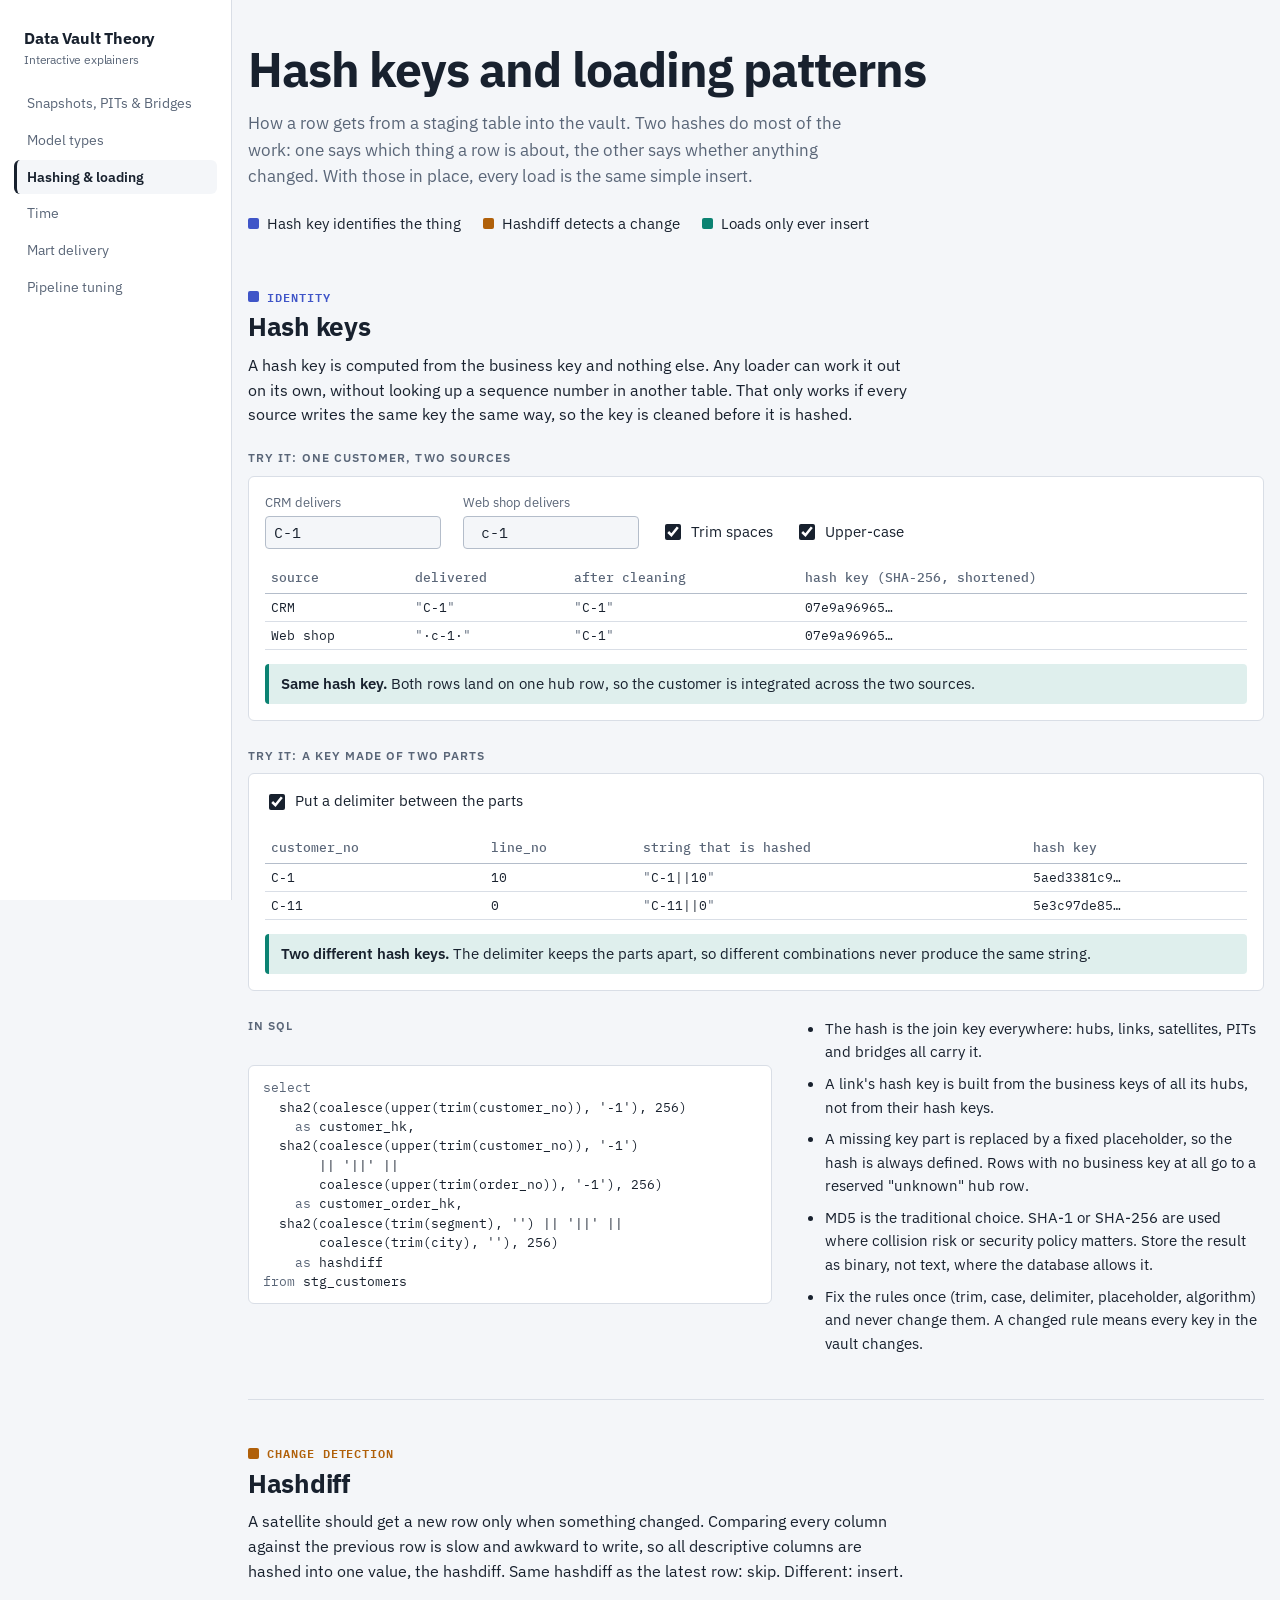
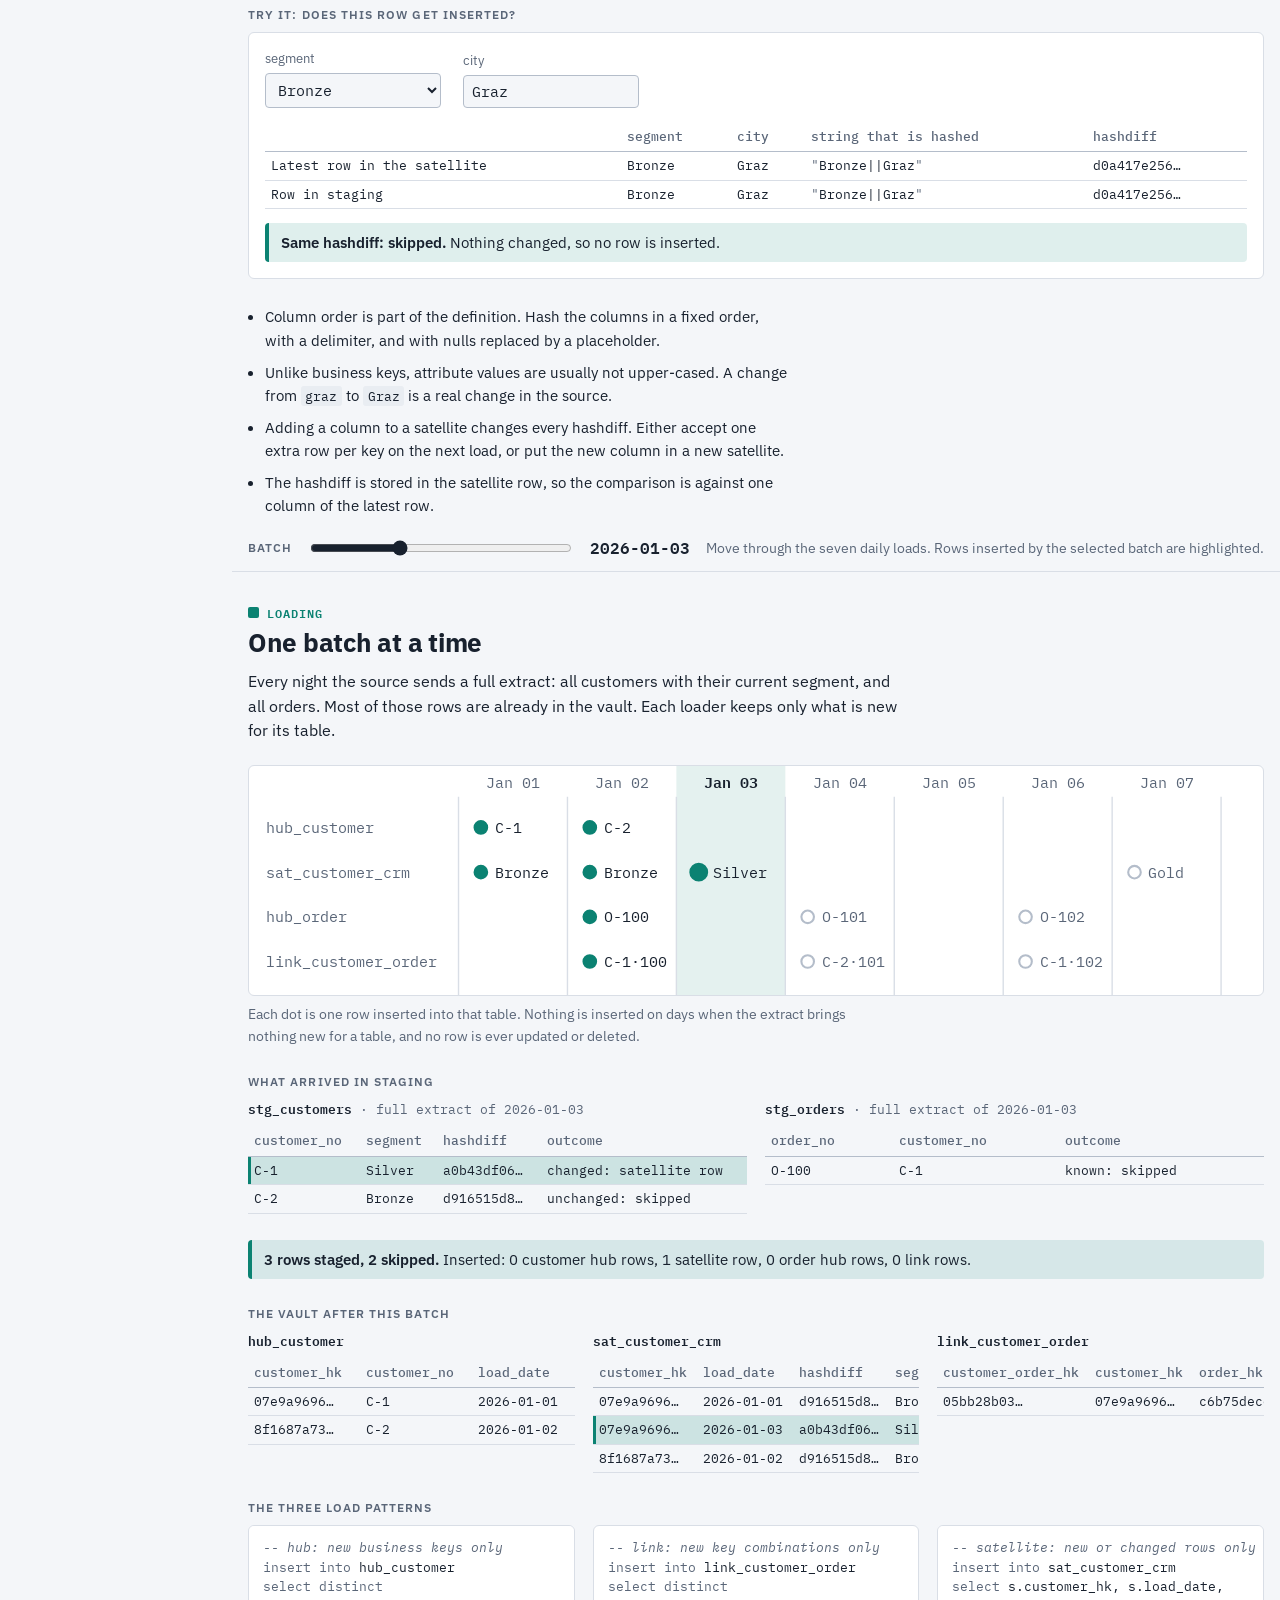
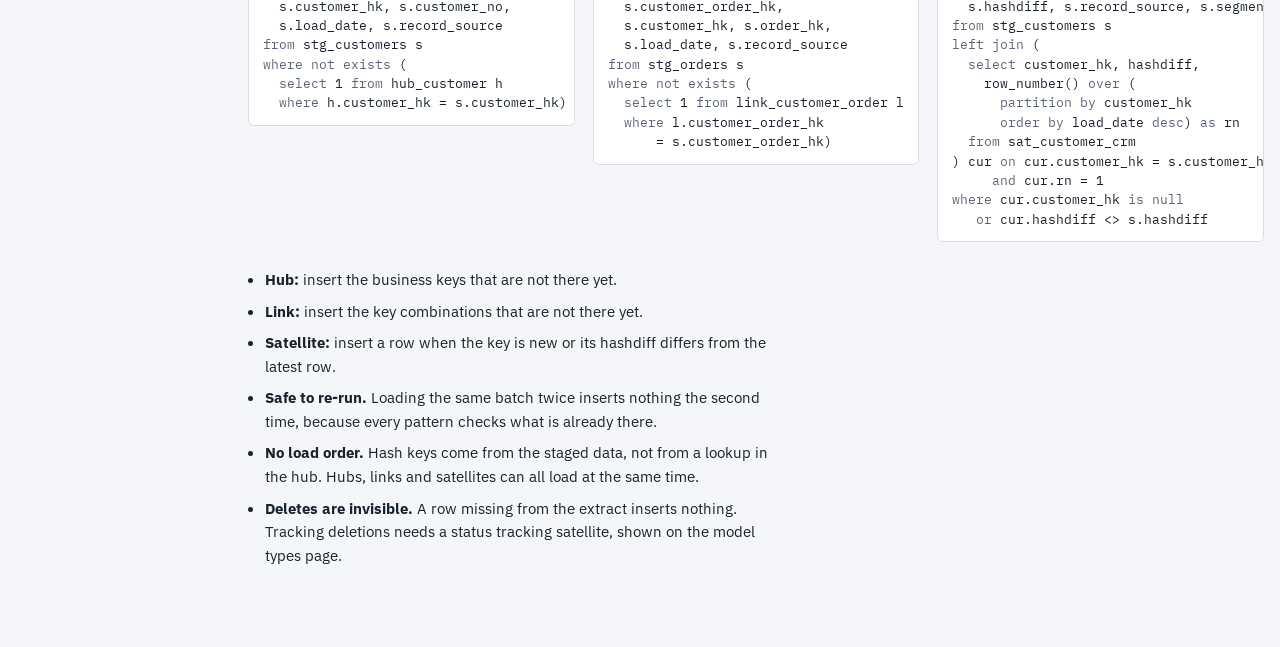
<file: loading.html>
<!doctype html>
<html lang="en">
<head>
<meta charset="utf-8">
<meta name="viewport" content="width=device-width,initial-scale=1,viewport-fit=cover">
<title>Hashing &amp; Loading</title>
<meta name="description" content="How hash keys and hashdiffs are built, and how hubs, links and satellites are loaded in a Data Vault.">
<link rel="preconnect" href="https://fonts.googleapis.com">
<link rel="preconnect" href="https://fonts.gstatic.com" crossorigin>
<link rel="stylesheet" href="https://fonts.googleapis.com/css2?family=IBM+Plex+Mono:wght@400;500;600&amp;family=IBM+Plex+Sans:wght@400;500;600;700&amp;display=swap">
<link rel="stylesheet" href="explainer.css">
<link rel="stylesheet" href="site.css">
<script src="site.js" defer></script>
</head>
<body>
<header class="top"><div class="wrap">
  <h1>Hash keys and loading patterns</h1>
  <p class="lede">How a row gets from a staging table into the vault. Two hashes do most of the work: one says which thing a row is about, the other says whether anything changed. With those in place, every load is the same simple insert.</p>
  <div class="trio">
    <span style="--c:var(--pit)"><i class="sw"></i>Hash key identifies the thing</span>
    <span style="--c:var(--snap)"><i class="sw"></i>Hashdiff detects a change</span>
    <span style="--c:var(--bridge)"><i class="sw"></i>Loads only ever insert</span>
  </div>
</div></header>

<main class="wrap">

<section class="first" style="--c:var(--pit)">
  <p class="eyebrow"><i class="sw"></i>Identity</p>
  <h2>Hash keys</h2>
  <p class="intro">A hash key is computed from the business key and nothing else. Any loader can work it out on its own, without looking up a sequence number in another table. That only works if every source writes the same key the same way, so the key is cleaned before it is hashed.</p>

  <h3>Try it: one customer, two sources</h3>
  <div class="demo">
    <div class="fields">
      <label class="field">CRM delivers<input type="text" id="k1" value="C-1" spellcheck="false" autocomplete="off"></label>
      <label class="field">Web shop delivers<input type="text" id="k2" value=" c-1 " spellcheck="false" autocomplete="off"></label>
      <label class="check"><input type="checkbox" id="oTrim" checked>Trim spaces</label>
      <label class="check"><input type="checkbox" id="oUp" checked>Upper-case</label>
    </div>
    <div class="tw" id="hkTbl"></div>
    <p class="verdict" id="hkVerdict"></p>
  </div>

  <h3>Try it: a key made of two parts</h3>
  <div class="demo">
    <div class="fields">
      <label class="check"><input type="checkbox" id="oDelim" checked>Put a delimiter between the parts</label>
    </div>
    <div class="tw" id="ckTbl"></div>
    <p class="verdict" id="ckVerdict"></p>
  </div>

  <div class="cols">
    <div><h3>In SQL</h3><pre id="sqlHk"></pre></div>
    <ul class="notes">
      <li>The hash is the join key everywhere: hubs, links, satellites, PITs and bridges all carry it.</li>
      <li>A link's hash key is built from the business keys of all its hubs, not from their hash keys.</li>
      <li>A missing key part is replaced by a fixed placeholder, so the hash is always defined. Rows with no business key at all go to a reserved "unknown" hub row.</li>
      <li>MD5 is the traditional choice. SHA-1 or SHA-256 are used where collision risk or security policy matters. Store the result as binary, not text, where the database allows it.</li>
      <li>Fix the rules once (trim, case, delimiter, placeholder, algorithm) and never change them. A changed rule means every key in the vault changes.</li>
    </ul>
  </div>
</section>

<section style="--c:var(--snap)">
  <p class="eyebrow"><i class="sw"></i>Change detection</p>
  <h2>Hashdiff</h2>
  <p class="intro">A satellite should get a new row only when something changed. Comparing every column against the previous row is slow and awkward to write, so all descriptive columns are hashed into one value, the hashdiff. Same hashdiff as the latest row: skip. Different: insert.</p>

  <h3>Try it: does this row get inserted?</h3>
  <div class="demo">
    <div class="fields">
      <label class="field">segment<select id="hdSeg"><option>Bronze</option><option>Silver</option><option>Gold</option></select></label>
      <label class="field">city<input type="text" id="hdCity" value="Graz" spellcheck="false" autocomplete="off"></label>
    </div>
    <div class="tw" id="hdTbl"></div>
    <p class="verdict" id="hdVerdict"></p>
  </div>
  <ul class="notes">
    <li>Column order is part of the definition. Hash the columns in a fixed order, with a delimiter, and with nulls replaced by a placeholder.</li>
    <li>Unlike business keys, attribute values are usually not upper-cased. A change from <code>graz</code> to <code>Graz</code> is a real change in the source.</li>
    <li>Adding a column to a satellite changes every hashdiff. Either accept one extra row per key on the next load, or put the new column in a new satellite.</li>
    <li>The hashdiff is stored in the satellite row, so the comparison is against one column of the latest row.</li>
  </ul>
</section>
</main>

<div class="scrub"><div class="wrap">
  <label for="batch">Batch</label>
  <input type="range" id="batch" min="1" max="7" step="1" value="3">
  <output id="batchOut" for="batch">2026-01-03</output>
  <small>Move through the seven daily loads. Rows inserted by the selected batch are highlighted.</small>
</div></div>

<main class="wrap">
<section class="first" style="--c:var(--bridge)">
  <p class="eyebrow"><i class="sw"></i>Loading</p>
  <h2>One batch at a time</h2>
  <p class="intro">Every night the source sends a full extract: all customers with their current segment, and all orders. Most of those rows are already in the vault. Each loader keeps only what is new for its table.</p>
  <figure>
    <div class="scroll" id="chLoad"></div>
    <figcaption>Each dot is one row inserted into that table. Nothing is inserted on days when the extract brings nothing new for a table, and no row is ever updated or deleted.</figcaption>
  </figure>

  <h3>What arrived in staging</h3>
  <div class="tri">
    <div class="tw" id="stgC"></div>
    <div class="tw" id="stgO"></div>
  </div>
  <p class="verdict ok" id="loadStat"></p>

  <h3 style="margin-top:26px">The vault after this batch</h3>
  <div class="tri">
    <div class="tw" id="vHub"></div>
    <div class="tw" id="vSat"></div>
    <div class="tw" id="vLnk"></div>
  </div>

  <h3>The three load patterns</h3>
  <div class="tri">
    <div><pre id="sqlHub"></pre></div>
    <div><pre id="sqlLnk"></pre></div>
    <div><pre id="sqlSat"></pre></div>
  </div>
  <ul class="notes">
    <li><strong>Hub:</strong> insert the business keys that are not there yet.</li>
    <li><strong>Link:</strong> insert the key combinations that are not there yet.</li>
    <li><strong>Satellite:</strong> insert a row when the key is new or its hashdiff differs from the latest row.</li>
    <li><strong>Safe to re-run.</strong> Loading the same batch twice inserts nothing the second time, because every pattern checks what is already there.</li>
    <li><strong>No load order.</strong> Hash keys come from the staged data, not from a lookup in the hub. Hubs, links and satellites can all load at the same time.</li>
    <li><strong>Deletes are invisible.</strong> A row missing from the extract inserts nothing. Tracking deletions needs a status tracking satellite, shown on the model types page.</li>
  </ul>
</section>
<div class="foot"></div>
</main>

<script src="explainer.js"></script>
<script>
(function(){
const {D,crm,orders,hub,DAYS,latest,x0,W,TOP,esc,frame,lane,tbl,sql,sha256,$}=DV;
const short=h=>h.slice(0,10)+'…';
const vis=s=>({h:'<span class="muted">"</span>'+esc(s).replace(/ /g,'·')+'<span class="muted">"</span>'});

/* ---------- hash key demos ---------- */
function norm(s){ if($('oTrim').checked) s=s.trim(); if($('oUp').checked) s=s.toUpperCase(); return s; }
function hkDemo(){
  const rows=[['CRM',$('k1').value],['Web shop',$('k2').value]].map(([src,raw])=>{const n=norm(raw);return{src,raw,n,h:sha256(n)}});
  $('hkTbl').innerHTML=tbl('',['source','delivered','after cleaning','hash key (SHA-256, shortened)'],
    rows.map(r=>({$:r,v:[r.src,vis(r.raw),vis(r.n),short(r.h)]})));
  const same=rows[0].h===rows[1].h, v=$('hkVerdict');
  v.className='verdict '+(same?'ok':'bad');
  v.innerHTML=same?'Same hash key. <span>Both rows land on one hub row, so the customer is integrated across the two sources.</span>'
                  :'Different hash keys. <span>The vault now holds two hub rows, and nothing tells you they might be the same customer.</span>';
}
function ckDemo(){
  const delim=$('oDelim').checked, pairs=[['C-1','10'],['C-11','0']];
  const rows=pairs.map(p=>{const s=p.join(delim?'||':'');return{p,s,h:sha256(s)}});
  $('ckTbl').innerHTML=tbl('',['customer_no','line_no','string that is hashed','hash key'],
    rows.map(r=>({$:r,v:[r.p[0],r.p[1],vis(r.s),short(r.h)]})));
  const clash=rows[0].h===rows[1].h, v=$('ckVerdict');
  v.className='verdict '+(clash?'bad':'ok');
  v.innerHTML=clash?'Collision. <span>Two different key combinations produce the same string, so they get the same hash key and are treated as one.</span>'
                   :'Two different hash keys. <span>The delimiter keeps the parts apart, so different combinations never produce the same string.</span>';
}
function hdDemo(){
  const cur=['Bronze','Graz'], inc=[$('hdSeg').value,$('hdCity').value.trim()];
  const rows=[['Latest row in the satellite',cur],['Row in staging',inc]].map(([w,a])=>({w,a,h:sha256(a.join('||'))}));
  $('hdTbl').innerHTML=tbl('',['','segment','city','string that is hashed','hashdiff'],
    rows.map(r=>({$:r,v:[r.w,r.a[0],r.a[1],vis(r.a.join('||')),short(r.h)]})));
  const same=rows[0].h===rows[1].h, v=$('hdVerdict');
  v.className='verdict '+(same?'ok':'bad');
  v.innerHTML=same?'Same hashdiff: skipped. <span>Nothing changed, so no row is inserted.</span>'
                  :'Different hashdiff: inserted. <span>A new satellite row is added with today\'s load date. The old row stays as it is.</span>';
}
['k1','k2','oTrim','oUp'].forEach(id=>$(id).addEventListener('input',hkDemo));
$('oDelim').addEventListener('input',ckDemo);
['hdSeg','hdCity'].forEach(id=>$(id).addEventListener('input',hdDemo));
hkDemo(); ckDemo(); hdDemo();

$('sqlHk').innerHTML=sql(
`select
  sha2(coalesce(upper(trim(customer_no)), '-1'), 256)
    as customer_hk,
  sha2(coalesce(upper(trim(customer_no)), '-1')
       || '||' ||
       coalesce(upper(trim(order_no)), '-1'), 256)
    as customer_order_hk,
  sha2(coalesce(trim(segment), '') || '||' ||
       coalesce(trim(city), ''), 256)
    as hashdiff
from stg_customers`);

/* ---------- batch loading ---------- */
const hk=k=>short(sha256(k)).slice(0,9)+'…';
const hd=v=>short(sha256(v)).slice(0,9)+'…';
function chart(day){
  let b='',y=TOP+16;
  const dot=(d,yy,text)=>{const cx=x0(d)+16,on=d<=day;
    return `<circle class="dot${on?' on':''}" cx="${cx}" cy="${yy}" r="${d===day?6:4.5}"/>`+
           `<text class="${on?'t-val':'t-day'}" x="${cx+10}" y="${yy+4}">${esc(text)}</text>`;};
  [['hub_customer',hub.map(h=>[h.d,h.c])],
   ['sat_customer_crm',crm.map(r=>[r.d,r.v])],
   ['hub_order',orders.map(o=>[o.d,o.o])],
   ['link_customer_order',orders.map(o=>[o.d,o.c+'·'+o.o.slice(2)])]].forEach(([t,pts])=>{
     b+=lane(y,t); pts.forEach(([d,text])=>b+=dot(d,y,text)); y+=32;});
  return frame(y-8,day,'Rows inserted into each vault table per daily batch',b);
}
function render(day){
  $('batchOut').textContent=D(day);
  $('chLoad').innerHTML=chart(day);
  const sc=hub.filter(h=>h.d<=day).map(h=>{const s=latest(crm,h.c,day);
    return{c:h.c,seg:s.v,isNew:h.d===day,changed:s.d===day}});
  const so=orders.filter(o=>o.d<=day).map(o=>({...o,isNew:o.d===day}));
  $('stgC').innerHTML=tbl(`stg_customers <span>· full extract of ${D(day)}</span>`,['customer_no','segment','hashdiff','outcome'],
    sc.map(r=>({$:r,v:[r.c,r.seg,hd(r.seg),r.isNew?'new key: hub + satellite row':r.changed?'changed: satellite row':'unchanged: skipped']})),r=>r.isNew||r.changed);
  $('stgO').innerHTML=so.length?tbl(`stg_orders <span>· full extract of ${D(day)}</span>`,['order_no','customer_no','outcome'],
    so.map(r=>({$:r,v:[r.o,r.c,r.isNew?'new: hub + link row':'known: skipped']})),r=>r.isNew)
    :'<table><caption>stg_orders <span>· full extract of '+D(day)+'</span></caption></table><p class="empty">0 rows: no orders exist yet</p>';
  const nHub=sc.filter(r=>r.isNew).length, nSat=sc.filter(r=>r.isNew||r.changed).length, nOrd=so.filter(r=>r.isNew).length;
  const staged=sc.length+so.length, used=sc.filter(r=>r.isNew||r.changed).length+nOrd;
  const pl=(n,w)=>n+' '+w+(n===1?'':'s');
  $('loadStat').innerHTML=`${pl(staged,'row')} staged, ${staged-used} skipped. <span>Inserted: ${pl(nHub,'customer hub row')}, ${pl(nSat,'satellite row')}, ${pl(nOrd,'order hub row')}, ${pl(nOrd,'link row')}.</span>`;
  $('vHub').innerHTML=tbl('hub_customer',['customer_hk','customer_no','load_date'],
    hub.filter(h=>h.d<=day).map(h=>({$:h,v:[hk(h.c),h.c,D(h.d)]})),r=>r.d===day);
  $('vSat').innerHTML=tbl('sat_customer_crm',['customer_hk','load_date','hashdiff','segment'],
    crm.filter(r=>r.d<=day).map(r=>({$:r,v:[hk(r.c),D(r.d),hd(r.v),r.v]})),r=>r.d===day);
  const lk=orders.filter(o=>o.d<=day);
  $('vLnk').innerHTML=lk.length?tbl('link_customer_order',['customer_order_hk','customer_hk','order_hk','load_date'],
    lk.map(o=>({$:o,v:[hk(o.c+'||'+o.o),hk(o.c),hk(o.o),D(o.d)]})),r=>r.d===day)
    :'<table><caption>link_customer_order</caption></table><p class="empty">0 rows</p>';
}
$('sqlHub').innerHTML=sql(
`-- hub: new business keys only
insert into hub_customer
select distinct
  s.customer_hk, s.customer_no,
  s.load_date, s.record_source
from stg_customers s
where not exists (
  select 1 from hub_customer h
  where h.customer_hk = s.customer_hk)`);
$('sqlLnk').innerHTML=sql(
`-- link: new key combinations only
insert into link_customer_order
select distinct
  s.customer_order_hk,
  s.customer_hk, s.order_hk,
  s.load_date, s.record_source
from stg_orders s
where not exists (
  select 1 from link_customer_order l
  where l.customer_order_hk
      = s.customer_order_hk)`);
$('sqlSat').innerHTML=sql(
`-- satellite: new or changed rows only
insert into sat_customer_crm
select s.customer_hk, s.load_date,
  s.hashdiff, s.record_source, s.segment
from stg_customers s
left join (
  select customer_hk, hashdiff,
    row_number() over (
      partition by customer_hk
      order by load_date desc) as rn
  from sat_customer_crm
) cur on cur.customer_hk = s.customer_hk
     and cur.rn = 1
where cur.customer_hk is null
   or cur.hashdiff <> s.hashdiff`);
const inp=$('batch');
inp.addEventListener('input',()=>render(+inp.value));
render(+inp.value);
})();
</script>
</body>
</html>
</file>
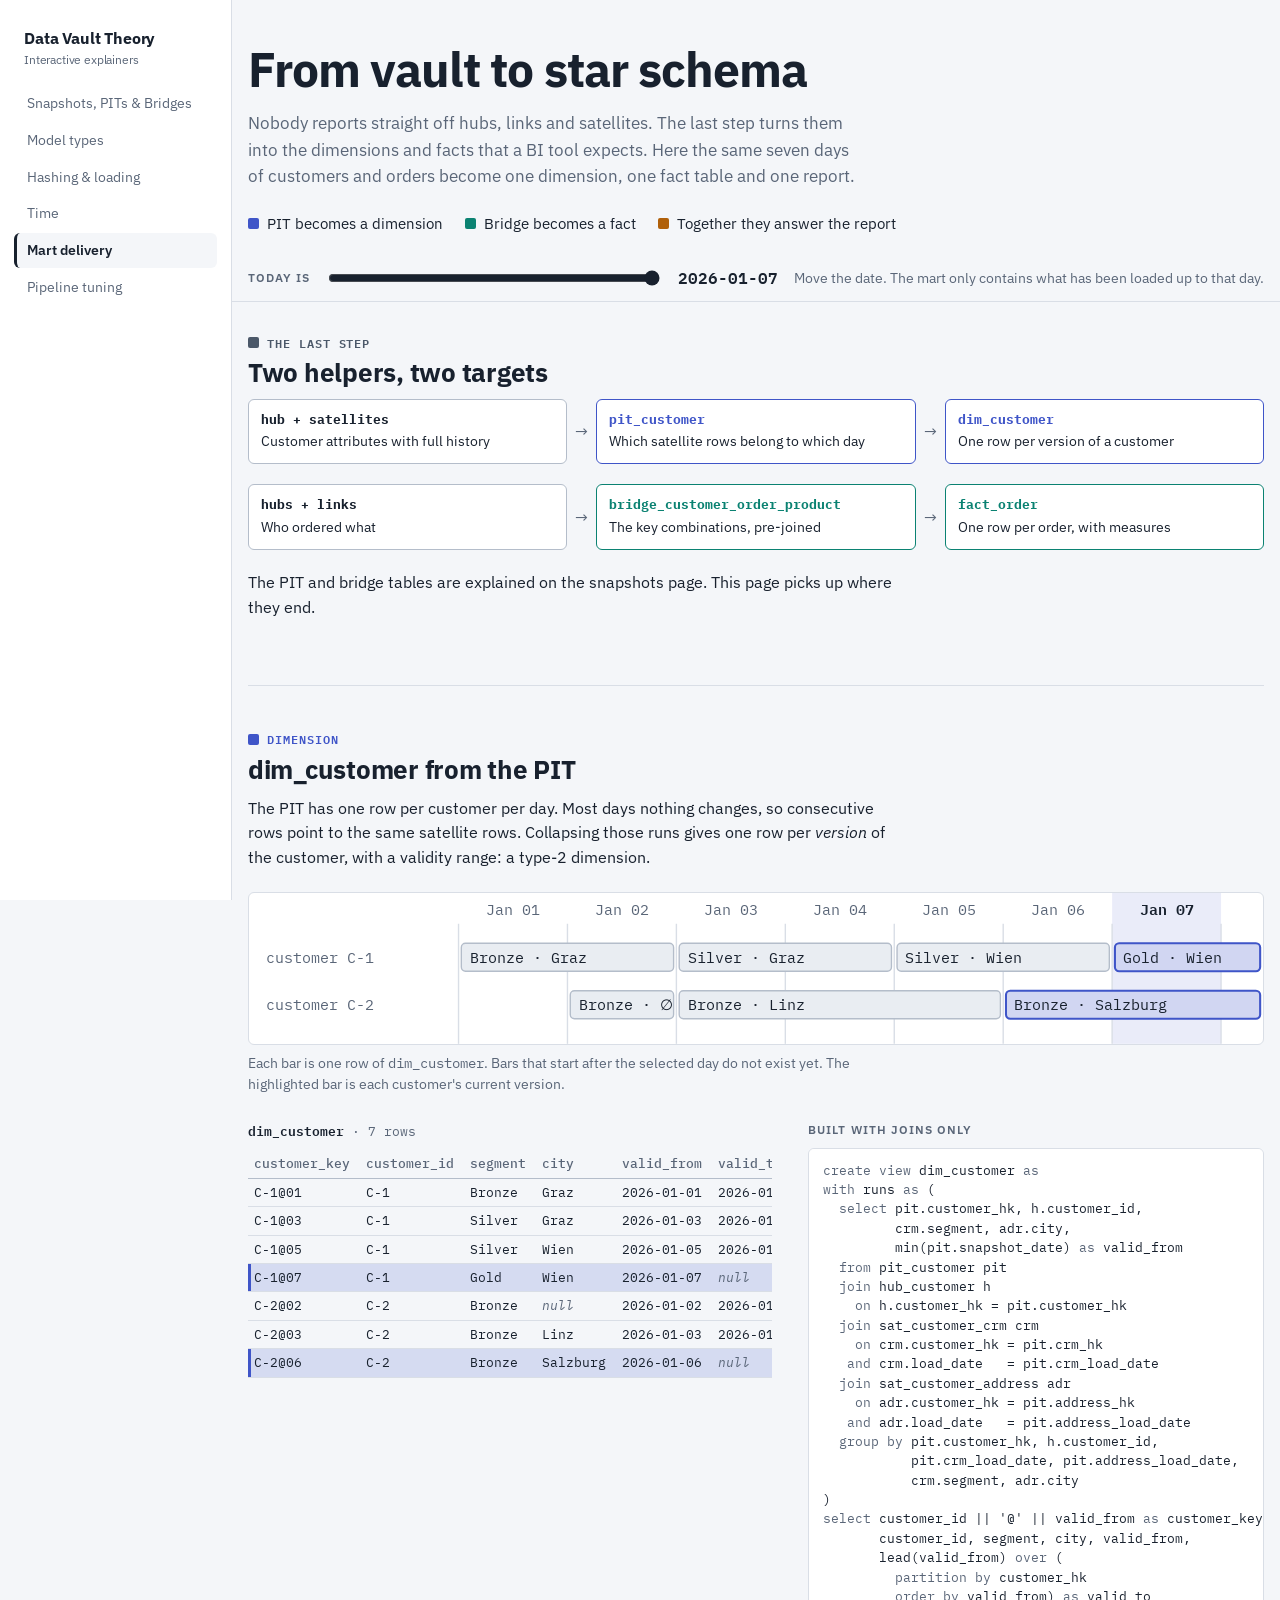
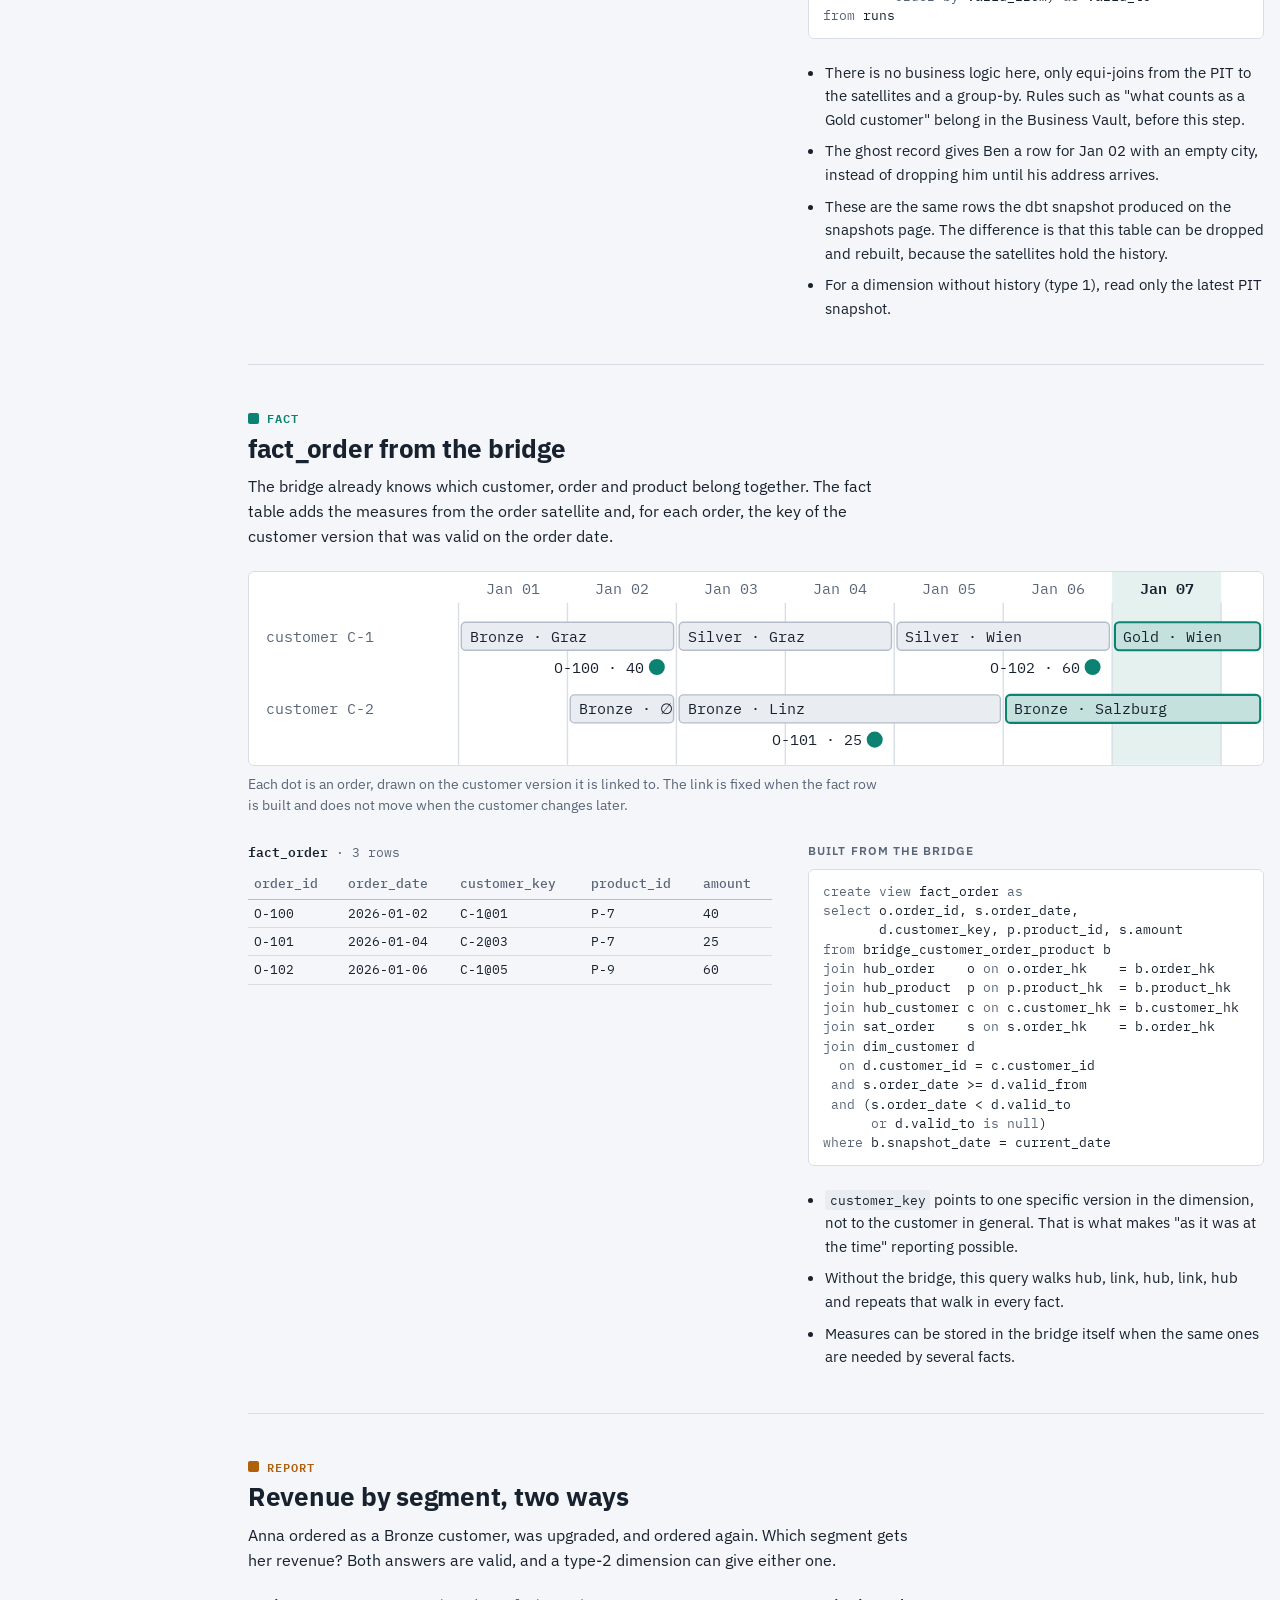
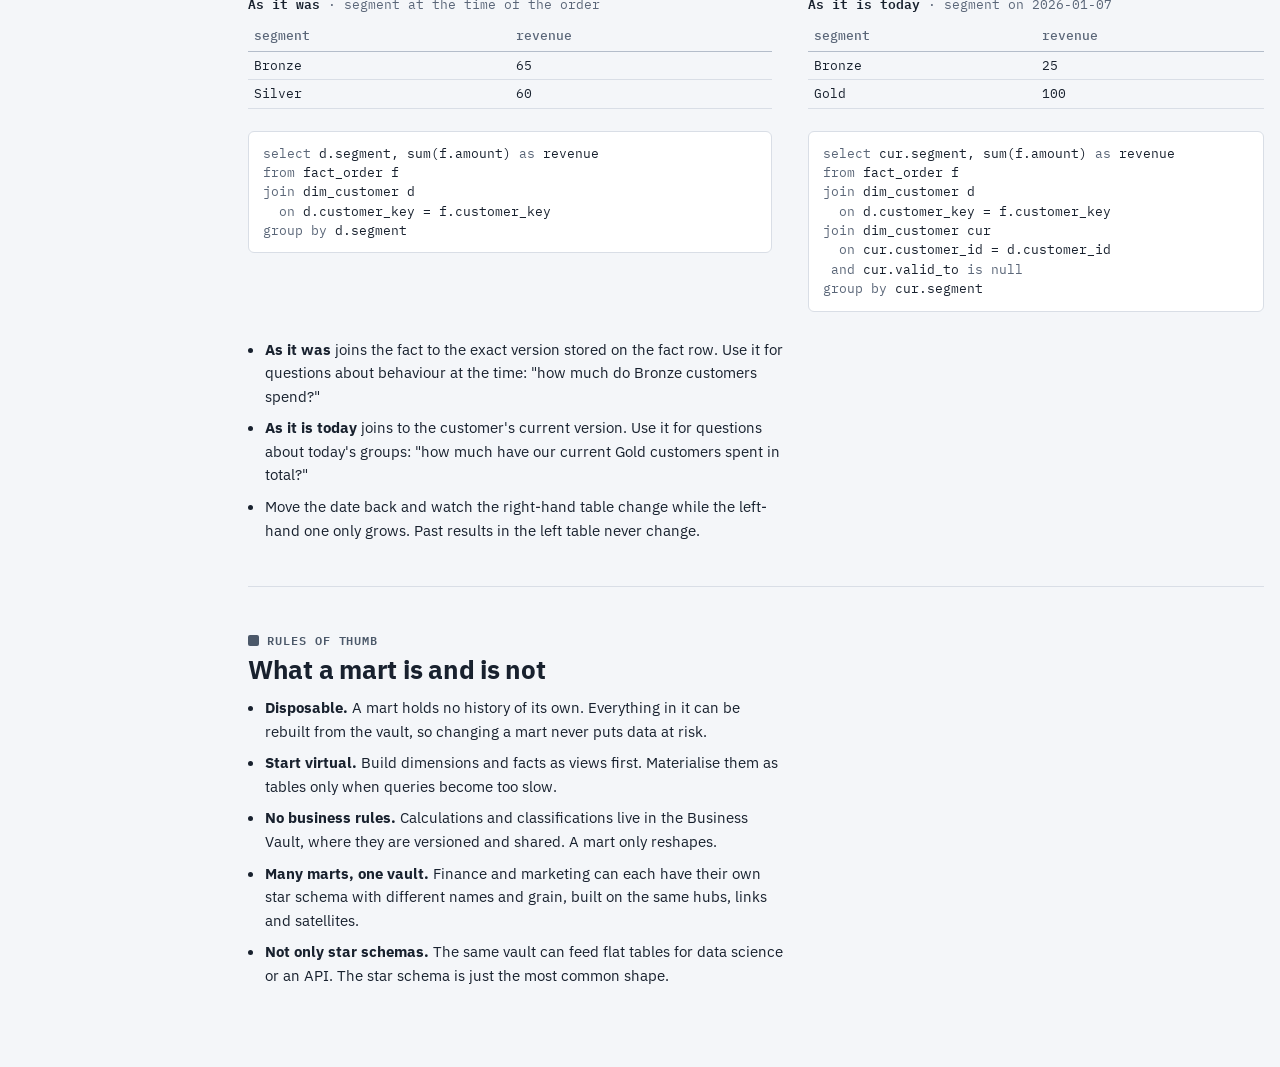
<file: marts.html>
<!doctype html>
<html lang="en">
<head>
<meta charset="utf-8">
<meta name="viewport" content="width=device-width,initial-scale=1,viewport-fit=cover">
<title>Mart Delivery</title>
<meta name="description" content="How dimensions and facts of a star schema are built from the PIT and bridge tables of a Data Vault.">
<link rel="preconnect" href="https://fonts.googleapis.com">
<link rel="preconnect" href="https://fonts.gstatic.com" crossorigin>
<link rel="stylesheet" href="https://fonts.googleapis.com/css2?family=IBM+Plex+Mono:wght@400;500;600&amp;family=IBM+Plex+Sans:wght@400;500;600;700&amp;display=swap">
<link rel="stylesheet" href="explainer.css">
<link rel="stylesheet" href="site.css">
<script src="site.js" defer></script>
</head>
<body>
<header class="top"><div class="wrap">
  <h1>From vault to star schema</h1>
  <p class="lede">Nobody reports straight off hubs, links and satellites. The last step turns them into the dimensions and facts that a BI tool expects. Here the same seven days of customers and orders become one dimension, one fact table and one report.</p>
  <div class="trio">
    <span style="--c:var(--pit)"><i class="sw"></i>PIT becomes a dimension</span>
    <span style="--c:var(--bridge)"><i class="sw"></i>Bridge becomes a fact</span>
    <span style="--c:var(--snap)"><i class="sw"></i>Together they answer the report</span>
  </div>
</div></header>

<div class="scrub"><div class="wrap">
  <label for="asof">Today is</label>
  <input type="range" id="asof" min="1" max="7" step="1" value="7">
  <output id="asofOut" for="asof">2026-01-07</output>
  <small>Move the date. The mart only contains what has been loaded up to that day.</small>
</div></div>

<main class="wrap">

<section class="first" style="--c:var(--src)">
  <p class="eyebrow"><i class="sw"></i>The last step</p>
  <h2>Two helpers, two targets</h2>
  <div class="flow">
    <div><strong>hub + satellites</strong>Customer attributes with full history</div><em>→</em>
    <div class="c" style="--c:var(--pit)"><strong>pit_customer</strong>Which satellite rows belong to which day</div><em>→</em>
    <div class="c" style="--c:var(--pit)"><strong>dim_customer</strong>One row per version of a customer</div>
  </div>
  <div class="flow">
    <div><strong>hubs + links</strong>Who ordered what</div><em>→</em>
    <div class="c" style="--c:var(--bridge)"><strong>bridge_customer_order_product</strong>The key combinations, pre-joined</div><em>→</em>
    <div class="c" style="--c:var(--bridge)"><strong>fact_order</strong>One row per order, with measures</div>
  </div>
  <p class="intro">The PIT and bridge tables are explained on the snapshots page. This page picks up where they end.</p>
</section>

<section style="--c:var(--pit)">
  <p class="eyebrow"><i class="sw"></i>Dimension</p>
  <h2>dim_customer from the PIT</h2>
  <p class="intro">The PIT has one row per customer per day. Most days nothing changes, so consecutive rows point to the same satellite rows. Collapsing those runs gives one row per <em>version</em> of the customer, with a validity range: a type-2 dimension.</p>
  <figure>
    <div class="scroll" id="chDim"></div>
    <figcaption>Each bar is one row of <code>dim_customer</code>. Bars that start after the selected day do not exist yet. The highlighted bar is each customer's current version.</figcaption>
  </figure>
  <div class="cols">
    <div class="tw" id="tbDim"></div>
    <div class="stack">
      <div><h3>Built with joins only</h3><pre id="sqlDim"></pre></div>
      <ul class="notes">
        <li>There is no business logic here, only equi-joins from the PIT to the satellites and a group-by. Rules such as "what counts as a Gold customer" belong in the Business Vault, before this step.</li>
        <li>The ghost record gives Ben a row for Jan 02 with an empty city, instead of dropping him until his address arrives.</li>
        <li>These are the same rows the dbt snapshot produced on the snapshots page. The difference is that this table can be dropped and rebuilt, because the satellites hold the history.</li>
        <li>For a dimension without history (type 1), read only the latest PIT snapshot.</li>
      </ul>
    </div>
  </div>
</section>

<section style="--c:var(--bridge)">
  <p class="eyebrow"><i class="sw"></i>Fact</p>
  <h2>fact_order from the bridge</h2>
  <p class="intro">The bridge already knows which customer, order and product belong together. The fact table adds the measures from the order satellite and, for each order, the key of the customer version that was valid on the order date.</p>
  <figure>
    <div class="scroll" id="chFact"></div>
    <figcaption>Each dot is an order, drawn on the customer version it is linked to. The link is fixed when the fact row is built and does not move when the customer changes later.</figcaption>
  </figure>
  <div class="cols">
    <div class="tw" id="tbFact"></div>
    <div class="stack">
      <div><h3>Built from the bridge</h3><pre id="sqlFact"></pre></div>
      <ul class="notes">
        <li><code>customer_key</code> points to one specific version in the dimension, not to the customer in general. That is what makes "as it was at the time" reporting possible.</li>
        <li>Without the bridge, this query walks hub, link, hub, link, hub and repeats that walk in every fact.</li>
        <li>Measures can be stored in the bridge itself when the same ones are needed by several facts.</li>
      </ul>
    </div>
  </div>
</section>

<section style="--c:var(--snap)">
  <p class="eyebrow"><i class="sw"></i>Report</p>
  <h2>Revenue by segment, two ways</h2>
  <p class="intro">Anna ordered as a Bronze customer, was upgraded, and ordered again. Which segment gets her revenue? Both answers are valid, and a type-2 dimension can give either one.</p>
  <div class="cols">
    <div class="stack">
      <div class="tw" id="repWas"></div>
      <pre id="sqlWas"></pre>
    </div>
    <div class="stack">
      <div class="tw" id="repIs"></div>
      <pre id="sqlIs"></pre>
    </div>
  </div>
  <ul class="notes" style="margin-top:26px">
    <li><strong>As it was</strong> joins the fact to the exact version stored on the fact row. Use it for questions about behaviour at the time: "how much do Bronze customers spend?"</li>
    <li><strong>As it is today</strong> joins to the customer's current version. Use it for questions about today's groups: "how much have our current Gold customers spent in total?"</li>
    <li>Move the date back and watch the right-hand table change while the left-hand one only grows. Past results in the left table never change.</li>
  </ul>
</section>

<section style="--c:var(--src)">
  <p class="eyebrow"><i class="sw"></i>Rules of thumb</p>
  <h2>What a mart is and is not</h2>
  <ul class="notes">
    <li><strong>Disposable.</strong> A mart holds no history of its own. Everything in it can be rebuilt from the vault, so changing a mart never puts data at risk.</li>
    <li><strong>Start virtual.</strong> Build dimensions and facts as views first. Materialise them as tables only when queries become too slow.</li>
    <li><strong>No business rules.</strong> Calculations and classifications live in the Business Vault, where they are versioned and shared. A mart only reshapes.</li>
    <li><strong>Many marts, one vault.</strong> Finance and marketing can each have their own star schema with different names and grain, built on the same hubs, links and satellites.</li>
    <li><strong>Not only star schemas.</strong> The same vault can feed flat tables for data science or an API. The star schema is just the most common shape.</li>
  </ul>
</section>
<div class="foot"></div>
</main>

<script src="explainer.js"></script>
<script>
(function(){
const {D,orders,hub,versions,versionAt,x0,W,TOP,esc,frame,lane,bar,tbl,sql,$}=DV;
const cur=(v,day)=>v.from<=day&&(!v.to||v.to>day);
const text=v=>v.seg+' · '+(v.city||'∅');

function chart(day,withOrders){
  let b='',y=TOP+18;
  hub.forEach(h=>{
    b+=lane(y,'customer '+h.c);
    versions.filter(v=>v.c===h.c).forEach(v=>{
      b+=bar(y,v.from,v.to,text(v),cur(v,day),v.from>day?' ghost':'');
    });
    if(withOrders) orders.filter(o=>o.c===h.c).forEach(o=>{const cx=x0(o.d)+W-14,on=o.d<=day;
      b+=`<circle class="dot${on?' on':''}" cx="${cx}" cy="${y+22}" r="5"/>`+
         `<text class="${on?'t-val':'t-day'}" x="${cx-9}" y="${y+26}" text-anchor="end">${o.o} · ${o.amt}</text>`;});
    y+=withOrders?52:34;
  });
  return frame(y-(withOrders?12:6),day,withOrders?'Orders placed on customer versions':'Customer dimension versions',b);
}
function report(cap,rows){
  const m={}; rows.forEach(([seg,amt])=>m[seg]=(m[seg]||0)+amt);
  const out=['Bronze','Silver','Gold'].filter(s=>m[s]).map(s=>({$:s,v:[s,String(m[s])]}));
  return out.length?tbl(cap,['segment','revenue'],out):`<table><caption>${cap}</caption></table><p class="empty">0 rows: no orders yet</p>`;
}
function render(day){
  $('asofOut').textContent=D(day);
  $('chDim').innerHTML=chart(day,false);
  $('chFact').innerHTML=chart(day,true);
  const dim=versions.filter(v=>v.from<=day);
  $('tbDim').innerHTML=tbl(`dim_customer <span>· ${dim.length} row${dim.length===1?'':'s'}</span>`,['customer_key','customer_id','segment','city','valid_from','valid_to'],
    dim.map(v=>({$:v,v:[v.key,v.c,v.seg,v.city,D(v.from),v.to&&v.to<=day?D(v.to):null]})),v=>cur(v,day));
  const fact=orders.filter(o=>o.d<=day).map(o=>({...o,ver:versionAt(o.c,o.d)}));
  $('tbFact').innerHTML=fact.length?tbl(`fact_order <span>· ${fact.length} row${fact.length===1?'':'s'}</span>`,['order_id','order_date','customer_key','product_id','amount'],
    fact.map(f=>({$:f,v:[f.o,D(f.d),f.ver.key,f.p,String(f.amt)]})),f=>f.d===day)
    :'<table><caption>fact_order</caption></table><p class="empty">0 rows: no orders yet</p>';
  $('repWas').innerHTML=report('As it was <span>· segment at the time of the order</span>',fact.map(f=>[f.ver.seg,f.amt]));
  $('repIs').innerHTML=report(`As it is today <span>· segment on ${D(day)}</span>`,fact.map(f=>[versionAt(f.c,day).seg,f.amt]));
}
$('sqlDim').innerHTML=sql(
`create view dim_customer as
with runs as (
  select pit.customer_hk, h.customer_id,
         crm.segment, adr.city,
         min(pit.snapshot_date) as valid_from
  from pit_customer pit
  join hub_customer h
    on h.customer_hk = pit.customer_hk
  join sat_customer_crm crm
    on crm.customer_hk = pit.crm_hk
   and crm.load_date   = pit.crm_load_date
  join sat_customer_address adr
    on adr.customer_hk = pit.address_hk
   and adr.load_date   = pit.address_load_date
  group by pit.customer_hk, h.customer_id,
           pit.crm_load_date, pit.address_load_date,
           crm.segment, adr.city
)
select customer_id || '@' || valid_from as customer_key,
       customer_id, segment, city, valid_from,
       lead(valid_from) over (
         partition by customer_hk
         order by valid_from) as valid_to
from runs`);
$('sqlFact').innerHTML=sql(
`create view fact_order as
select o.order_id, s.order_date,
       d.customer_key, p.product_id, s.amount
from bridge_customer_order_product b
join hub_order    o on o.order_hk    = b.order_hk
join hub_product  p on p.product_hk  = b.product_hk
join hub_customer c on c.customer_hk = b.customer_hk
join sat_order    s on s.order_hk    = b.order_hk
join dim_customer d
  on d.customer_id = c.customer_id
 and s.order_date >= d.valid_from
 and (s.order_date < d.valid_to
      or d.valid_to is null)
where b.snapshot_date = current_date`);
$('sqlWas').innerHTML=sql(
`select d.segment, sum(f.amount) as revenue
from fact_order f
join dim_customer d
  on d.customer_key = f.customer_key
group by d.segment`);
$('sqlIs').innerHTML=sql(
`select cur.segment, sum(f.amount) as revenue
from fact_order f
join dim_customer d
  on d.customer_key = f.customer_key
join dim_customer cur
  on cur.customer_id = d.customer_id
 and cur.valid_to is null
group by cur.segment`);
const inp=$('asof');
inp.addEventListener('input',()=>render(+inp.value));
render(+inp.value);
})();
</script>
</body>
</html>
</file>
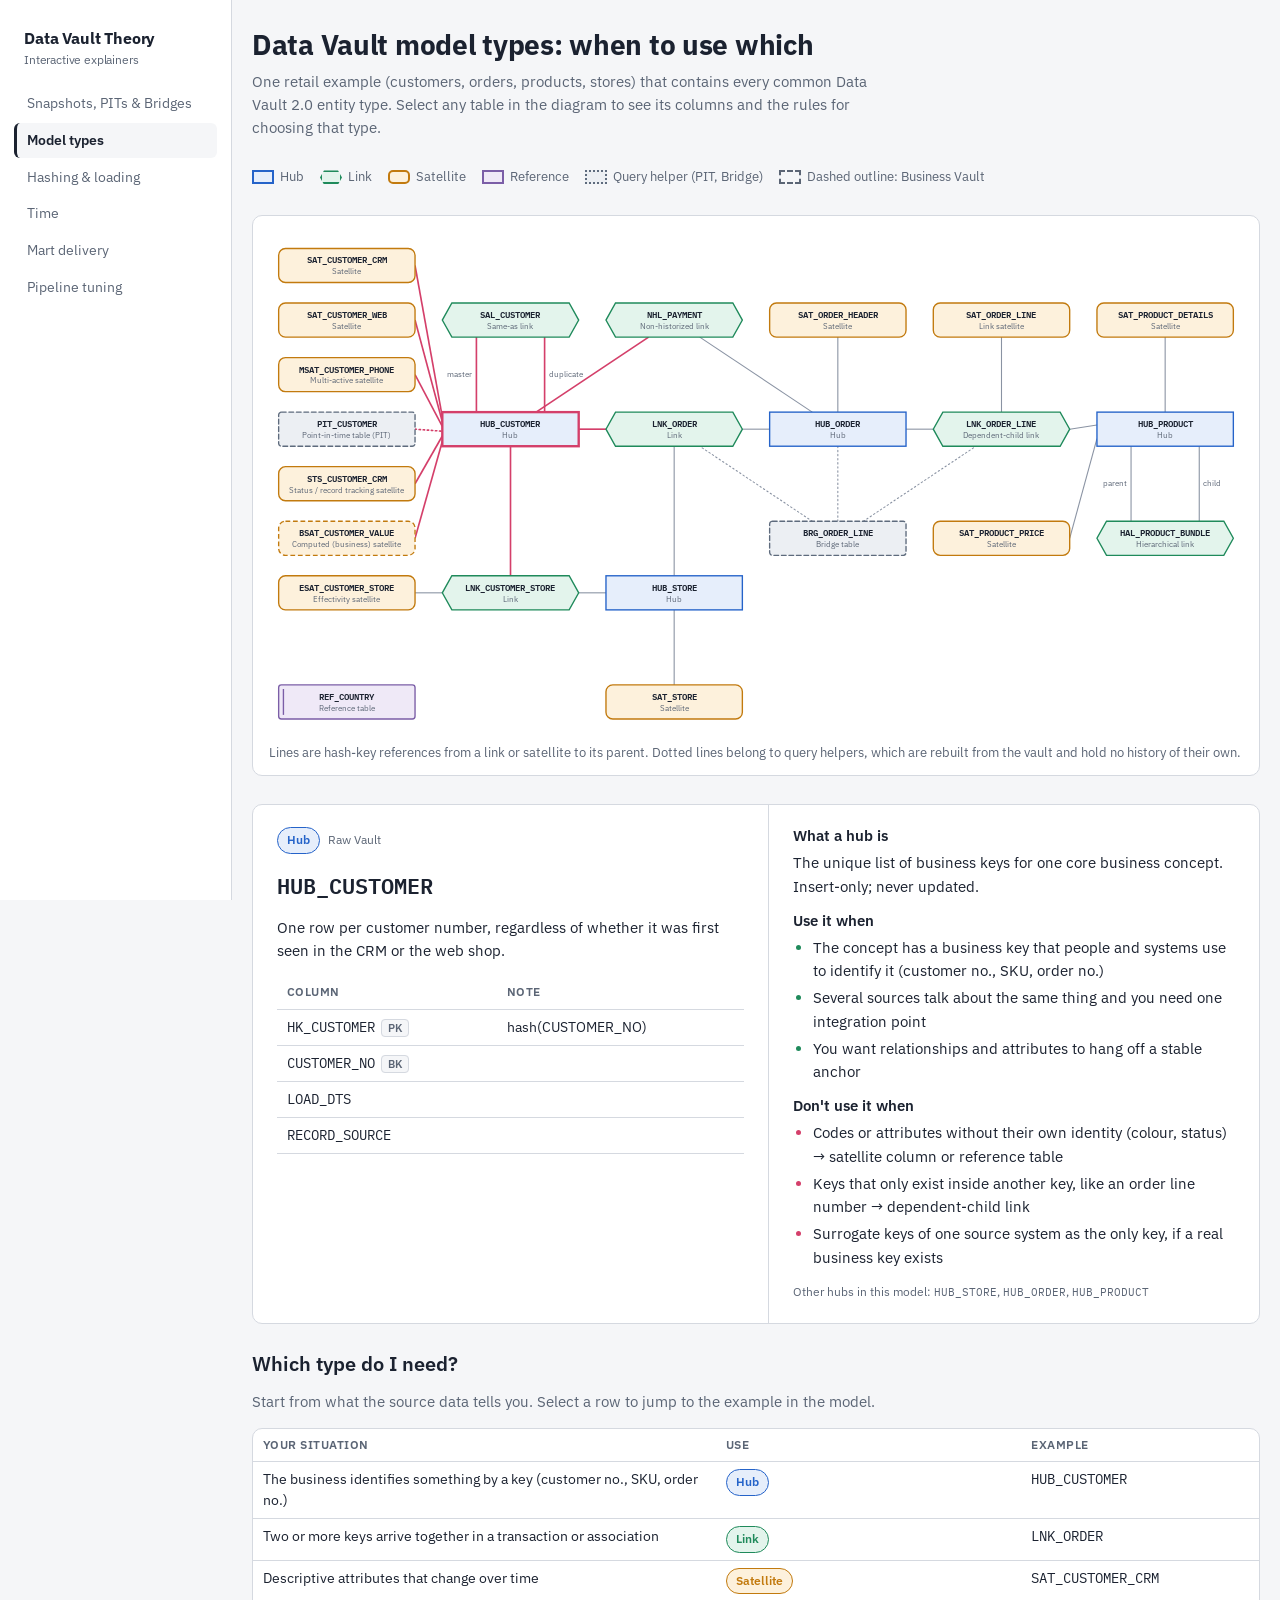
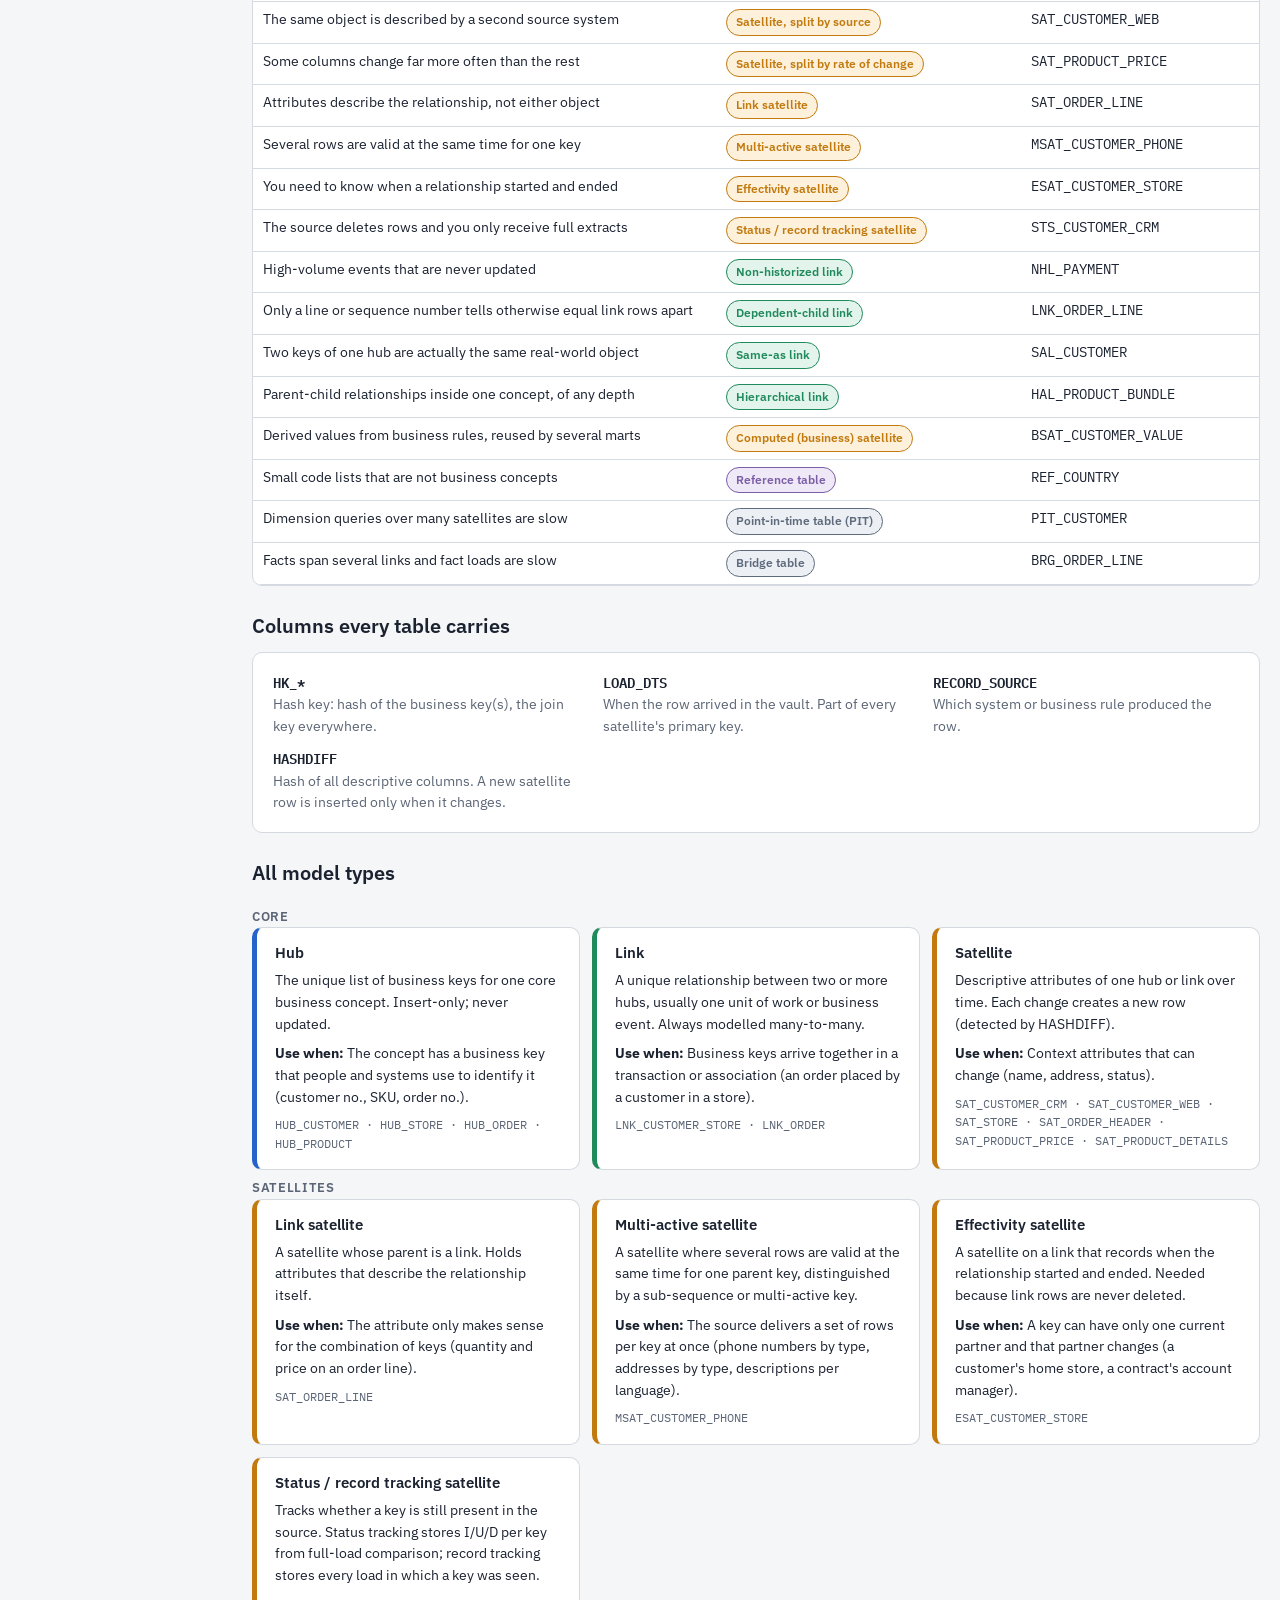
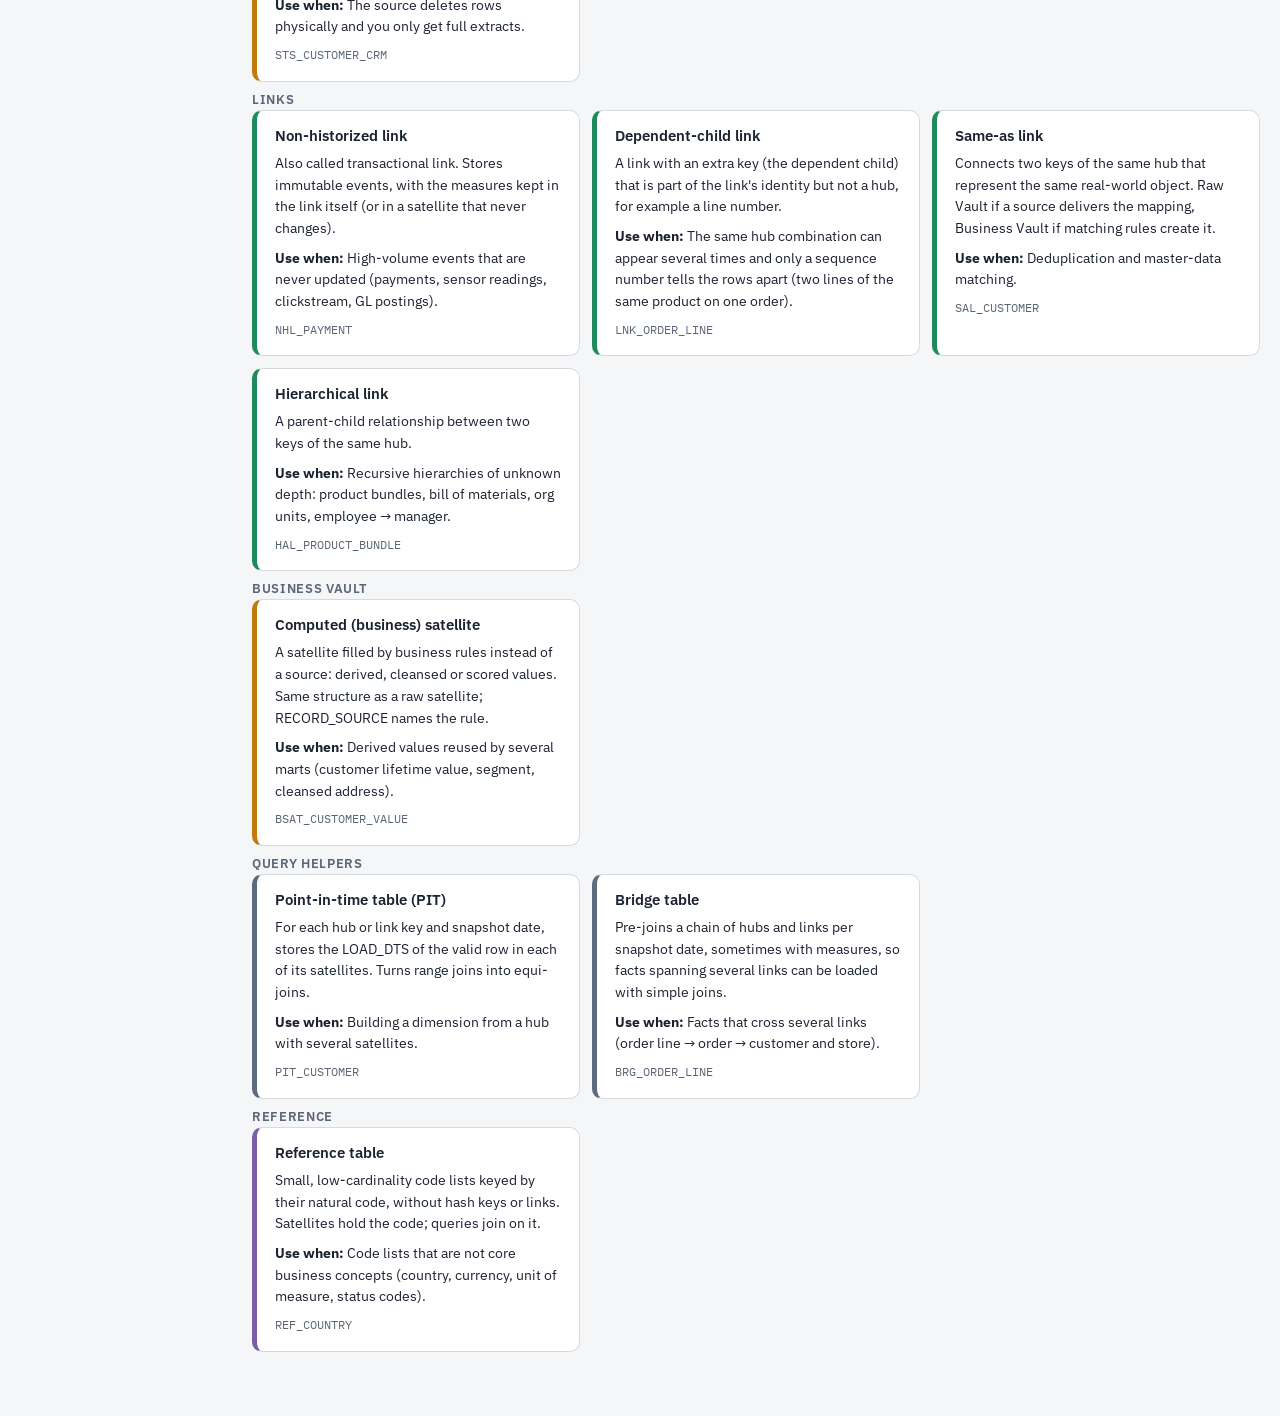
<file: model-types.html>
<!DOCTYPE html>
<html lang="en">
<head>
<meta charset="utf-8">
<meta name="viewport" content="width=device-width, initial-scale=1">
<title>Data Vault Model Types</title>
<link rel="preconnect" href="https://fonts.googleapis.com">
<link rel="preconnect" href="https://fonts.gstatic.com" crossorigin>
<link href="https://fonts.googleapis.com/css2?family=IBM+Plex+Mono:wght@400;500;600&family=IBM+Plex+Sans:wght@400;500;600;700&display=swap" rel="stylesheet">
<style>
/* Plan: a schema-review sheet. Diagram on top, selected-table inspector below, then decision guide + type catalogue.
   Colour follows the Data Vault convention: hubs blue, links green, satellites amber. */
:root{
  --bg:#f5f6f8; --surface:#ffffff; --ink:#1b2230; --muted:#5b6575; --line:#d5d9e0;
  --hub:#2563c9; --hub-bg:#e6eefb;
  --link:#1f8a5b; --link-bg:#e3f4ec;
  --sat:#c27a0e; --sat-bg:#fdf1dc;
  --ref:#7b5ea7; --ref-bg:#efe9f7;
  --helper:#5e6b7d; --helper-bg:#eceff3;
  --focus:#d43f6a;
  --edge:#8a93a3;
  --font-body:"IBM Plex Sans", system-ui, -apple-system, "Segoe UI", sans-serif;
  --font-mono:"IBM Plex Mono", ui-monospace, "SFMono-Regular", Menlo, monospace;
  color-scheme: light;
}
@media (prefers-color-scheme: dark){
  :root:not([data-theme="light"]){
    --bg:#11151c; --surface:#181d26; --ink:#e6e9ef; --muted:#9aa3b2; --line:#2c3340;
    --hub:#6ea2f5; --hub-bg:#1a2a45;
    --link:#4fc28d; --link-bg:#14352a;
    --sat:#f0b04a; --sat-bg:#3a2b12;
    --ref:#b39ae0; --ref-bg:#2c2440;
    --helper:#a1acbd; --helper-bg:#242a35;
    --focus:#ff6f97; --edge:#6b7486;
    color-scheme: dark;
  }
}
:root[data-theme="dark"]{
  --bg:#11151c; --surface:#181d26; --ink:#e6e9ef; --muted:#9aa3b2; --line:#2c3340;
  --hub:#6ea2f5; --hub-bg:#1a2a45;
  --link:#4fc28d; --link-bg:#14352a;
  --sat:#f0b04a; --sat-bg:#3a2b12;
  --ref:#b39ae0; --ref-bg:#2c2440;
  --helper:#a1acbd; --helper-bg:#242a35;
  --focus:#ff6f97; --edge:#6b7486;
  color-scheme: dark;
}
*{box-sizing:border-box}
html,body{margin:0}
body{background:var(--bg);color:var(--ink);font-family:var(--font-body);font-size:15px;line-height:1.55}
.wrap{max-width:1320px;margin:0 auto;padding:28px 20px 64px;display:flex;flex-direction:column;gap:28px}
h1,h2,h3{text-wrap:balance;margin:0;line-height:1.2}
h1{font-size:28px;font-weight:700;letter-spacing:-.01em}
h2{font-size:20px;font-weight:600}
h3{font-size:15px;font-weight:600}
p{margin:0}
code,.mono{font-family:var(--font-mono);font-size:.92em}
header{display:flex;flex-direction:column;gap:8px;max-width:72ch}
header p{color:var(--muted)}

.legend{display:flex;flex-wrap:wrap;gap:8px 16px;align-items:center;font-size:13px;color:var(--muted)}
.legend span{display:inline-flex;align-items:center;gap:6px}
.sw{width:22px;height:14px;border:2px solid;display:inline-block}
.sw.hub{border-color:var(--hub);background:var(--hub-bg)}
.sw.link{border-color:var(--link);background:var(--link-bg);clip-path:polygon(18% 0,82% 0,100% 50%,82% 100%,18% 100%,0 50%)}
.sw.sat{border-color:var(--sat);background:var(--sat-bg);border-radius:5px}
.sw.ref{border-color:var(--ref);background:var(--ref-bg)}
.sw.helper{border-color:var(--helper);background:var(--helper-bg);border-style:dotted}
.sw.bv{border-color:var(--muted);border-style:dashed;background:transparent}

.card{background:var(--surface);border:1px solid var(--line);border-radius:10px}
.diagram{padding:12px;overflow-x:auto}
.diagram svg{display:block;width:100%;min-width:980px;height:auto}
figure{margin:0;display:flex;flex-direction:column;gap:10px}
figcaption{font-size:13px;color:var(--muted);padding:0 4px}

/* SVG nodes */
.node{cursor:pointer;outline:none}
.node .shape{stroke-width:2}
.node text{font-family:var(--font-mono);fill:var(--ink)}
.node .nm{font-size:13px;font-weight:600}
.node .tp{font-size:11px;fill:var(--muted);font-family:var(--font-body)}
.t-hub .shape{fill:var(--hub-bg);stroke:var(--hub)}
.t-link .shape{fill:var(--link-bg);stroke:var(--link)}
.t-sat .shape{fill:var(--sat-bg);stroke:var(--sat)}
.t-ref .shape{fill:var(--ref-bg);stroke:var(--ref)}
.t-helper .shape{fill:var(--helper-bg);stroke:var(--helper);stroke-dasharray:2 4;stroke-linecap:round}
.bv .shape{stroke-dasharray:7 4}
.node:hover .shape{stroke-width:3}
.node:focus-visible .shape{stroke:var(--focus);stroke-width:3}
.node.sel .shape{stroke:var(--focus);stroke-width:3.5}
.node.typehl .shape{stroke-width:3.5}
.dim .node:not(.sel):not(.nb):not(.typehl){opacity:.38}
.edge{stroke:var(--edge);stroke-width:1.6;fill:none}
.edge.helper{stroke-dasharray:2 4;stroke-linecap:round}
.edge.on{stroke:var(--focus);stroke-width:2.4}
.dim .edge:not(.on){opacity:.3}
.elabel{font-family:var(--font-body);font-size:11px;fill:var(--muted)}
.zone{font-family:var(--font-body);font-size:12px;fill:var(--muted)}

/* Inspector */
.inspector{display:grid;grid-template-columns:minmax(0,1.05fr) minmax(0,1fr);gap:0}
.inspector > div{padding:22px 24px;display:flex;flex-direction:column;gap:14px}
.inspector > div + div{border-left:1px solid var(--line)}
.badge{display:inline-flex;align-items:center;gap:6px;font-size:12px;font-weight:600;padding:3px 9px;border-radius:999px;border:1.5px solid;width:fit-content}
.b-hub{color:var(--hub);background:var(--hub-bg)}
.b-link{color:var(--link);background:var(--link-bg)}
.b-sat{color:var(--sat);background:var(--sat-bg)}
.b-ref{color:var(--ref);background:var(--ref-bg)}
.b-helper{color:var(--helper);background:var(--helper-bg)}
.meta{display:flex;flex-wrap:wrap;gap:8px;align-items:center}
.layer{font-size:12px;color:var(--muted)}
.ename{font-family:var(--font-mono);font-size:22px;font-weight:600;word-break:break-all}
.role{max-width:65ch}
table{border-collapse:collapse;width:100%;font-size:13.5px}
th,td{text-align:left;padding:7px 10px;border-bottom:1px solid var(--line);vertical-align:top}
th{font-size:12px;font-weight:600;color:var(--muted);text-transform:uppercase;letter-spacing:.04em}
td.col{font-family:var(--font-mono);white-space:nowrap}
.k{font-size:11px;font-weight:600;font-family:var(--font-body);padding:1px 6px;border-radius:4px;background:var(--bg);border:1px solid var(--line);color:var(--muted);margin-left:6px}
.tblwrap{overflow-x:auto}
.guide h3{margin-bottom:6px}
.guide ul{margin:0;padding-left:20px;display:flex;flex-direction:column;gap:4px}
.guide .avoid li::marker{color:var(--focus)}
.guide .use li::marker{color:var(--link)}

/* Decision table */
section{display:flex;flex-direction:column;gap:14px}
section > p{color:var(--muted);max-width:72ch}
.decide td:first-child{width:46%}
.decide tr{cursor:pointer}
.decide tbody tr:hover td{background:var(--bg)}
.decide tbody tr:focus-visible{outline:2px solid var(--focus);outline-offset:-2px}
.decide .card{padding:4px 8px}

/* Catalogue */
.cat{display:grid;grid-template-columns:repeat(auto-fill,minmax(280px,1fr));gap:12px}
.tcard{padding:16px 18px;display:flex;flex-direction:column;gap:8px;cursor:pointer;text-align:left;font:inherit;color:inherit;border-left-width:5px}
.tcard:hover{border-color:var(--muted)}
.tcard:focus-visible{outline:2px solid var(--focus);outline-offset:2px}
.tcard.hub{border-left-color:var(--hub)} .tcard.link{border-left-color:var(--link)}
.tcard.sat{border-left-color:var(--sat)} .tcard.ref{border-left-color:var(--ref)} .tcard.helper{border-left-color:var(--helper)}
.tcard .ex{font-family:var(--font-mono);font-size:12px;color:var(--muted)}
.tcard p{font-size:14px}
.grouph{font-size:13px;font-weight:600;color:var(--muted);text-transform:uppercase;letter-spacing:.05em;margin-top:8px}
.std{display:grid;grid-template-columns:repeat(auto-fill,minmax(240px,1fr));gap:10px 24px;padding:18px 20px}
.std div{display:flex;flex-direction:column;gap:2px}
.std code{font-weight:600}
.std span{font-size:14px;color:var(--muted)}

@media (max-width:820px){
  .inspector{grid-template-columns:1fr}
  .inspector > div + div{border-left:0;border-top:1px solid var(--line)}
  .decide td:first-child{width:auto}
}
@media (prefers-reduced-motion:no-preference){
  .node .shape,.edge{transition:stroke .15s, stroke-width .15s, opacity .15s}
  .node{transition:opacity .15s}
}
</style>
<link rel="stylesheet" href="site.css">
<script src="site.js" defer></script>
</head>
<body>
<div class="wrap">
  <header>
    <h1>Data Vault model types: when to use which</h1>
    <p>One retail example (customers, orders, products, stores) that contains every common Data Vault 2.0 entity type. Select any table in the diagram to see its columns and the rules for choosing that type.</p>
  </header>

  <div class="legend" aria-label="Legend">
    <span><i class="sw hub"></i>Hub</span>
    <span><i class="sw link"></i>Link</span>
    <span><i class="sw sat"></i>Satellite</span>
    <span><i class="sw ref"></i>Reference</span>
    <span><i class="sw helper"></i>Query helper (PIT, Bridge)</span>
    <span><i class="sw bv"></i>Dashed outline: Business Vault</span>
  </div>

  <figure class="card diagram">
    <svg id="dv" viewBox="0 0 1440 740" role="img" aria-label="Retail Data Vault: hubs for customer, order, product and store, connected by links, with satellites, a same-as link, a hierarchical link, a PIT table, a bridge table and a reference table."></svg>
    <figcaption>Lines are hash-key references from a link or satellite to its parent. Dotted lines belong to query helpers, which are rebuilt from the vault and hold no history of their own.</figcaption>
  </figure>

  <div class="card inspector" id="inspector" aria-live="polite"></div>

  <section>
    <h2>Which type do I need?</h2>
    <p>Start from what the source data tells you. Select a row to jump to the example in the model.</p>
    <div class="card decide tblwrap"><table id="decide">
      <thead><tr><th>Your situation</th><th>Use</th><th>Example</th></tr></thead><tbody></tbody>
    </table></div>
  </section>

  <section>
    <h2>Columns every table carries</h2>
    <div class="card std">
      <div><code>HK_*</code><span>Hash key: hash of the business key(s), the join key everywhere.</span></div>
      <div><code>LOAD_DTS</code><span>When the row arrived in the vault. Part of every satellite's primary key.</span></div>
      <div><code>RECORD_SOURCE</code><span>Which system or business rule produced the row.</span></div>
      <div><code>HASHDIFF</code><span>Hash of all descriptive columns. A new satellite row is inserted only when it changes.</span></div>
    </div>
  </section>

  <section>
    <h2>All model types</h2>
    <div id="catalogue"></div>
  </section>
</div>

<script>
const TYPES = {
  hub:{name:"Hub",cls:"hub",group:"Core",
    def:"The unique list of business keys for one core business concept. Insert-only; never updated.",
    use:["The concept has a business key that people and systems use to identify it (customer no., SKU, order no.)","Several sources talk about the same thing and you need one integration point","You want relationships and attributes to hang off a stable anchor"],
    avoid:["Codes or attributes without their own identity (colour, status) → satellite column or reference table","Keys that only exist inside another key, like an order line number → dependent-child link","Surrogate keys of one source system as the only key, if a real business key exists"]},
  link:{name:"Link",cls:"link",group:"Core",
    def:"A unique relationship between two or more hubs, usually one unit of work or business event. Always modelled many-to-many.",
    use:["Business keys arrive together in a transaction or association (an order placed by a customer in a store)","The cardinality could change in future: links absorb that without remodelling","You need to integrate relationships from several sources"],
    avoid:["Linking to another link: connect hubs instead","Putting descriptive attributes in the link → link satellite","Splitting a unit of work into pairwise links if that loses the context of the event"]},
  sat:{name:"Satellite",cls:"sat",group:"Core",
    def:"Descriptive attributes of one hub or link over time. Each change creates a new row (detected by HASHDIFF).",
    use:["Context attributes that can change (name, address, status)","Split one satellite per source system","Split further by rate of change, by sensitivity (PII / GDPR) or by subject area"],
    avoid:["Mixing several source systems in one satellite","Storing other entities' business keys: that is a relationship → link","Wide satellites where one hot column changes daily and copies 40 cold columns each time"]},
  lsat:{name:"Link satellite",cls:"sat",group:"Satellites",
    def:"A satellite whose parent is a link. Holds attributes that describe the relationship itself.",
    use:["The attribute only makes sense for the combination of keys (quantity and price on an order line)","Relationship-level attributes change over time"],
    avoid:["Attributes that belong to only one participant: put them on that hub's satellite","Validity of the relationship → effectivity satellite"]},
  msat:{name:"Multi-active satellite",cls:"sat",group:"Satellites",
    def:"A satellite where several rows are valid at the same time for one parent key, distinguished by a sub-sequence or multi-active key.",
    use:["The source delivers a set of rows per key at once (phone numbers by type, addresses by type, descriptions per language)","The inner key has no meaning outside the parent"],
    avoid:["The inner key is a real business concept → its own hub plus a link","Rows are successive versions, not parallel ones → normal satellite"]},
  esat:{name:"Effectivity satellite",cls:"sat",group:"Satellites",
    def:"A satellite on a link that records when the relationship started and ended. Needed because link rows are never deleted.",
    use:["A key can have only one current partner and that partner changes (a customer's home store, a contract's account manager)","You need to answer 'which relationship was active on date X?'"],
    avoid:["Transactional events that are never 'ended' → non-historized link","The source already sends validity dates as attributes: then those are ordinary link-satellite columns"]},
  sts:{name:"Status / record tracking satellite",cls:"sat",group:"Satellites",
    def:"Tracks whether a key is still present in the source. Status tracking stores I/U/D per key from full-load comparison; record tracking stores every load in which a key was seen.",
    use:["The source deletes rows physically and you only get full extracts","You must report deletions or 'last seen' dates for audit"],
    avoid:["CDC sources that already deliver a delete flag: store the flag in the normal satellite","Delta-only feeds, where absence means nothing"]},
  nhl:{name:"Non-historized link",cls:"link",group:"Links",
    def:"Also called transactional link. Stores immutable events, with the measures kept in the link itself (or in a satellite that never changes).",
    use:["High-volume events that are never updated (payments, sensor readings, clickstream, GL postings)","Corrections arrive as new reversing transactions","You want facts available with as few joins as possible"],
    avoid:["Records that can change after load → normal link with a satellite"]},
  dlnk:{name:"Dependent-child link",cls:"link",group:"Links",
    def:"A link with an extra key (the dependent child) that is part of the link's identity but not a hub, for example a line number.",
    use:["The same hub combination can appear several times and only a sequence number tells the rows apart (two lines of the same product on one order)","The extra key has no meaning on its own"],
    avoid:["The extra key is a business key in its own right → hub","Adding it just to make duplicate source rows unique"]},
  sal:{name:"Same-as link",cls:"link",group:"Links",
    def:"Connects two keys of the same hub that represent the same real-world object. Raw Vault if a source delivers the mapping, Business Vault if matching rules create it.",
    use:["Deduplication and master-data matching","Two systems use different keys for the same customer or product","Merging after an acquisition or system migration"],
    avoid:["Relationships between different objects of the same type (parent/child) → hierarchical link"]},
  hal:{name:"Hierarchical link",cls:"link",group:"Links",
    def:"A parent-child relationship between two keys of the same hub.",
    use:["Recursive hierarchies of unknown depth: product bundles, bill of materials, org units, employee → manager"],
    avoid:["Fixed-level hierarchies where each level is a distinct concept → separate hubs and links","Two keys that are the same object → same-as link"]},
  bsat:{name:"Computed (business) satellite",cls:"sat",group:"Business Vault",bv:true,
    def:"A satellite filled by business rules instead of a source: derived, cleansed or scored values. Same structure as a raw satellite; RECORD_SOURCE names the rule.",
    use:["Derived values reused by several marts (customer lifetime value, segment, cleansed address)","You want derived data to be auditable and versioned with the rule"],
    avoid:["One-off logic for a single report: keep that in the mart or a view","Changing raw satellites in place to 'fix' data"]},
  pit:{name:"Point-in-time table (PIT)",cls:"helper",group:"Query helpers",bv:true,
    def:"For each hub or link key and snapshot date, stores the LOAD_DTS of the valid row in each of its satellites. Turns range joins into equi-joins.",
    use:["Building a dimension from a hub with several satellites","Query performance when satellites change at different times"],
    avoid:["A hub with only one satellite","Treating it as a source of truth: it is fully rebuildable and can be dropped"]},
  bridge:{name:"Bridge table",cls:"helper",group:"Query helpers",bv:true,
    def:"Pre-joins a chain of hubs and links per snapshot date, sometimes with measures, so facts spanning several links can be loaded with simple joins.",
    use:["Facts that cross several links (order line → order → customer and store)","Speeding up loads of star-schema fact tables"],
    avoid:["Simple one-link facts","Storing anything that is not derivable from the vault"]},
  ref:{name:"Reference table",cls:"ref",group:"Reference",
    def:"Small, low-cardinality code lists keyed by their natural code, without hash keys or links. Satellites hold the code; queries join on it.",
    use:["Code lists that are not core business concepts (country, currency, unit of measure, status codes)","Values that are shared by many satellites"],
    avoid:["Codes with their own relationships or business importance → hub","Lists that change frequently and need full history: add a reference satellite"]}
};

const COLX=[20,260,500,740,980,1220], ROWY=[30,110,190,270,350,430,510,590,670], W=200, H=50;

const PK="PK", BK="BK", FK="FK", MA="multi-active key", DC="dependent child";
const std=(hk)=>[[hk,PK+" "+FK],["LOAD_DTS",PK],["HASHDIFF",""],["RECORD_SOURCE",""]];
const E = [
 {id:"HUB_CUSTOMER",t:"hub",at:[1,3],layer:"Raw Vault",
  role:"One row per customer number, regardless of whether it was first seen in the CRM or the web shop.",
  cols:[["HK_CUSTOMER",PK,"hash(CUSTOMER_NO)"],["CUSTOMER_NO",BK],["LOAD_DTS"],["RECORD_SOURCE"]]},
 {id:"SAT_CUSTOMER_CRM",t:"sat",at:[0,0],layer:"Raw Vault",
  role:"Customer attributes from the CRM. Kept apart from the web-shop satellite because each source gets its own satellite.",
  cols:[...std("HK_CUSTOMER"),["FIRST_NAME"],["LAST_NAME"],["BIRTH_DATE"],["COUNTRY_CODE","","joins REF_COUNTRY"]]},
 {id:"SAT_CUSTOMER_WEB",t:"sat",at:[0,1],layer:"Raw Vault",
  role:"Customer attributes from the web shop. Same hub, different source, so a second satellite.",
  cols:[...std("HK_CUSTOMER"),["EMAIL"],["NEWSLETTER_OPT_IN"],["PREFERRED_LANGUAGE"]]},
 {id:"MSAT_CUSTOMER_PHONE",t:"msat",at:[0,2],layer:"Raw Vault",
  role:"A customer has a mobile, home and work number at the same time. PHONE_TYPE separates the parallel rows.",
  cols:[["HK_CUSTOMER",PK+" "+FK],["LOAD_DTS",PK],["PHONE_TYPE",PK+" · "+MA],["HASHDIFF","","over the whole set"],["RECORD_SOURCE"],["PHONE_NUMBER"]]},
 {id:"PIT_CUSTOMER",t:"pit",at:[0,3],layer:"Business Vault · query helper",
  role:"Daily snapshot of which row in each customer satellite was valid. DIM_CUSTOMER is built from this with plain equi-joins.",
  cols:[["HK_CUSTOMER",PK],["SNAPSHOT_DTS",PK],["SAT_CUSTOMER_CRM_LDTS"],["SAT_CUSTOMER_WEB_LDTS"],["MSAT_CUSTOMER_PHONE_LDTS"],["BSAT_CUSTOMER_VALUE_LDTS"]]},
 {id:"STS_CUSTOMER_CRM",t:"sts",at:[0,4],layer:"Raw Vault",
  role:"The CRM deletes customers physically and is loaded as a full extract. Comparing each load to the hub reveals deletions.",
  cols:[["HK_CUSTOMER",PK+" "+FK],["LOAD_DTS",PK],["RECORD_SOURCE"],["STATUS","","I = insert, U = update, D = deleted"]]},
 {id:"BSAT_CUSTOMER_VALUE",t:"bsat",at:[0,5],layer:"Business Vault",
  role:"Results of the customer-value rule, computed from orders and payments. RECORD_SOURCE names the rule and its version.",
  cols:[["HK_CUSTOMER",PK+" "+FK],["LOAD_DTS",PK],["HASHDIFF"],["RECORD_SOURCE","","e.g. BR_CLV_v2"],["LIFETIME_VALUE"],["SEGMENT"],["CHURN_RISK"]]},
 {id:"ESAT_CUSTOMER_STORE",t:"esat",at:[0,6],layer:"Raw Vault",
  role:"A customer has one home store at a time. When they move, the old link row is end-dated here and a new link row starts. Customer is the driving key.",
  cols:[["HK_LNK_CUSTOMER_STORE",PK+" "+FK],["LOAD_DTS",PK],["START_DTS"],["END_DTS","","9999-12-31 while active"],["RECORD_SOURCE"]]},
 {id:"REF_COUNTRY",t:"ref",at:[0,8],layer:"Raw Vault",
  role:"ISO country list. Satellites store COUNTRY_CODE and join here by code; no hash key and no links.",
  cols:[["COUNTRY_CODE",PK,"ISO 3166 alpha-2"],["LOAD_DTS"],["RECORD_SOURCE"],["COUNTRY_NAME"],["REGION"],["CURRENCY_CODE"]]},
 {id:"SAL_CUSTOMER",t:"sal",at:[1,1],layer:"Raw or Business Vault",
  role:"Guest checkouts in the web shop create their own customer numbers. Matching maps each duplicate to its CRM master number.",
  cols:[["HK_SAL_CUSTOMER",PK],["HK_CUSTOMER_MASTER",FK],["HK_CUSTOMER_DUPLICATE",FK],["LOAD_DTS"],["RECORD_SOURCE","","source mapping or matching rule"]]},
 {id:"LNK_CUSTOMER_STORE",t:"link",at:[1,6],layer:"Raw Vault",
  role:"Customer's home store. Each customer-store combination ever seen gets one row, and the effectivity satellite says which is current.",
  cols:[["HK_LNK_CUSTOMER_STORE",PK,"hash(CUSTOMER_NO, STORE_CODE)"],["HK_CUSTOMER",FK],["HK_STORE",FK],["LOAD_DTS"],["RECORD_SOURCE"]]},
 {id:"NHL_PAYMENT",t:"nhl",at:[2,1],layer:"Raw Vault",
  role:"Card and wallet payments. A payment is never changed; refunds arrive as new negative payments, so amounts live directly in the link.",
  cols:[["HK_NHL_PAYMENT",PK],["HK_CUSTOMER",FK],["HK_ORDER",FK],["PAYMENT_ID","","transaction id"],["LOAD_DTS"],["RECORD_SOURCE"],["PAYMENT_TS"],["AMOUNT"],["CURRENCY_CODE"],["METHOD"]]},
 {id:"LNK_ORDER",t:"link",at:[2,3],layer:"Raw Vault",
  role:"Unit of work: an order placed by a customer in a store. The three keys arrive together, so they stay in one link.",
  cols:[["HK_LNK_ORDER",PK,"hash(ORDER_NO, CUSTOMER_NO, STORE_CODE)"],["HK_ORDER",FK],["HK_CUSTOMER",FK],["HK_STORE",FK],["LOAD_DTS"],["RECORD_SOURCE"]]},
 {id:"HUB_STORE",t:"hub",at:[2,6],layer:"Raw Vault",
  role:"One row per store code.",
  cols:[["HK_STORE",PK,"hash(STORE_CODE)"],["STORE_CODE",BK],["LOAD_DTS"],["RECORD_SOURCE"]]},
 {id:"SAT_STORE",t:"sat",at:[2,8],layer:"Raw Vault",
  role:"Store master data from the ERP.",
  cols:[...std("HK_STORE"),["STORE_NAME"],["CITY"],["COUNTRY_CODE","","joins REF_COUNTRY"],["OPENING_DATE"]]},
 {id:"SAT_ORDER_HEADER",t:"sat",at:[3,1],layer:"Raw Vault",
  role:"Order header attributes. STATUS changes from placed to shipped to delivered, and each change is a new row.",
  cols:[...std("HK_ORDER"),["ORDER_DATE"],["STATUS"],["CHANNEL"],["TOTAL_AMOUNT"]]},
 {id:"HUB_ORDER",t:"hub",at:[3,3],layer:"Raw Vault",
  role:"One row per order number. Orders get a hub because the order number is a business key used by customers, support and finance.",
  cols:[["HK_ORDER",PK,"hash(ORDER_NO)"],["ORDER_NO",BK],["LOAD_DTS"],["RECORD_SOURCE"]]},
 {id:"BRG_ORDER_LINE",t:"bridge",at:[3,5],layer:"Business Vault · query helper",
  role:"Pre-joins order lines with their order, customer, store and product per snapshot. FACT_ORDER_LINE is loaded from it.",
  cols:[["SNAPSHOT_DTS",PK],["HK_LNK_ORDER_LINE",PK],["HK_LNK_ORDER"],["HK_ORDER"],["HK_CUSTOMER"],["HK_STORE"],["HK_PRODUCT"],["QUANTITY","","optional measure"]]},
 {id:"SAT_ORDER_LINE",t:"lsat",at:[4,1],layer:"Raw Vault",
  role:"Quantity and price belong to the order line, so they sit on the link, not on the order or product hub.",
  cols:[...std("HK_LNK_ORDER_LINE"),["QUANTITY"],["UNIT_PRICE"],["DISCOUNT_PCT"]]},
 {id:"LNK_ORDER_LINE",t:"dlnk",at:[4,3],layer:"Raw Vault",
  role:"Order to product, with LINE_NO as dependent child: the same product can appear on two lines of one order.",
  cols:[["HK_LNK_ORDER_LINE",PK,"hash(ORDER_NO, SKU, LINE_NO)"],["HK_ORDER",FK],["HK_PRODUCT",FK],["LINE_NO",DC],["LOAD_DTS"],["RECORD_SOURCE"]]},
 {id:"SAT_PRODUCT_PRICE",t:"sat",at:[4,5],layer:"Raw Vault",
  role:"Split from product details by rate of change: prices change daily, details a few times a year. Keeping them apart stops price changes from copying every detail column.",
  cols:[...std("HK_PRODUCT"),["LIST_PRICE"],["CURRENCY_CODE"]]},
 {id:"SAT_PRODUCT_DETAILS",t:"sat",at:[5,1],layer:"Raw Vault",
  role:"Slow-changing product attributes from the PIM system.",
  cols:[...std("HK_PRODUCT"),["PRODUCT_NAME"],["BRAND"],["CATEGORY"],["WEIGHT_G"]]},
 {id:"HUB_PRODUCT",t:"hub",at:[5,3],layer:"Raw Vault",
  role:"One row per SKU, for single products and bundles alike.",
  cols:[["HK_PRODUCT",PK,"hash(SKU)"],["SKU",BK],["LOAD_DTS"],["RECORD_SOURCE"]]},
 {id:"HAL_PRODUCT_BUNDLE",t:"hal",at:[5,5],layer:"Raw Vault",
  role:"A gift box (parent SKU) contains several products (child SKUs). Both ends point to HUB_PRODUCT, and bundles can nest.",
  cols:[["HK_HAL_PRODUCT_BUNDLE",PK],["HK_PRODUCT_PARENT",FK],["HK_PRODUCT_CHILD",FK],["LOAD_DTS"],["RECORD_SOURCE"]]}
];
const byId=Object.fromEntries(E.map(e=>[e.id,e]));

const EDGES=[
 ["SAT_CUSTOMER_CRM","HUB_CUSTOMER",{f:"r",t:"l",to:-18}],
 ["SAT_CUSTOMER_WEB","HUB_CUSTOMER",{f:"r",t:"l",to:-11}],
 ["MSAT_CUSTOMER_PHONE","HUB_CUSTOMER",{f:"r",t:"l",to:-4}],
 ["PIT_CUSTOMER","HUB_CUSTOMER",{f:"r",t:"l",to:3,helper:1}],
 ["STS_CUSTOMER_CRM","HUB_CUSTOMER",{f:"r",t:"l",to:10}],
 ["BSAT_CUSTOMER_VALUE","HUB_CUSTOMER",{f:"r",t:"l",to:18}],
 ["SAL_CUSTOMER","HUB_CUSTOMER",{f:"b",t:"t",fo:-50,to:-50,label:"master"}],
 ["SAL_CUSTOMER","HUB_CUSTOMER",{f:"b",t:"t",fo:50,to:50,label:"duplicate"}],
 ["NHL_PAYMENT","HUB_CUSTOMER",{}],
 ["NHL_PAYMENT","HUB_ORDER",{}],
 ["LNK_ORDER","HUB_CUSTOMER",{f:"l",t:"r"}],
 ["LNK_ORDER","HUB_ORDER",{f:"r",t:"l"}],
 ["LNK_ORDER","HUB_STORE",{f:"b",t:"t"}],
 ["LNK_CUSTOMER_STORE","HUB_CUSTOMER",{f:"t",t:"b"}],
 ["LNK_CUSTOMER_STORE","HUB_STORE",{f:"r",t:"l"}],
 ["ESAT_CUSTOMER_STORE","LNK_CUSTOMER_STORE",{f:"r",t:"l"}],
 ["SAT_STORE","HUB_STORE",{f:"t",t:"b"}],
 ["SAT_ORDER_HEADER","HUB_ORDER",{f:"b",t:"t"}],
 ["LNK_ORDER_LINE","HUB_ORDER",{f:"l",t:"r"}],
 ["LNK_ORDER_LINE","HUB_PRODUCT",{f:"r",t:"l",to:-6}],
 ["SAT_ORDER_LINE","LNK_ORDER_LINE",{f:"b",t:"t"}],
 ["SAT_PRODUCT_DETAILS","HUB_PRODUCT",{f:"b",t:"t"}],
 ["SAT_PRODUCT_PRICE","HUB_PRODUCT",{f:"r",t:"l",to:14}],
 ["HAL_PRODUCT_BUNDLE","HUB_PRODUCT",{f:"t",t:"b",fo:-50,to:-50,label:"parent"}],
 ["HAL_PRODUCT_BUNDLE","HUB_PRODUCT",{f:"t",t:"b",fo:50,to:50,label:"child"}],
 ["BRG_ORDER_LINE","LNK_ORDER",{helper:1}],
 ["BRG_ORDER_LINE","HUB_ORDER",{f:"t",t:"b",helper:1}],
 ["BRG_ORDER_LINE","LNK_ORDER_LINE",{helper:1}]
];

const NS="http://www.w3.org/2000/svg";
const svg=document.getElementById("dv");
const mk=(tag,attrs,parent)=>{const el=document.createElementNS(NS,tag);for(const k in attrs)el.setAttribute(k,attrs[k]);if(parent)parent.appendChild(el);return el;};
const box=e=>({x:COLX[e.at[0]],y:ROWY[e.at[1]],w:W,h:H});
function side(b,s,off=0){
  if(s==="l")return[b.x,b.y+b.h/2+off];
  if(s==="r")return[b.x+b.w,b.y+b.h/2+off];
  if(s==="t")return[b.x+b.w/2+off,b.y];
  return[b.x+b.w/2+off,b.y+b.h];
}
function clip(b,tx,ty){ // point where line from centre to (tx,ty) leaves box
  const cx=b.x+b.w/2,cy=b.y+b.h/2,dx=tx-cx,dy=ty-cy;
  const s=Math.min((b.w/2)/Math.abs(dx||1e-9),(b.h/2)/Math.abs(dy||1e-9));
  return[cx+dx*s,cy+dy*s];
}

const gE=mk("g",{},svg), gN=mk("g",{},svg);
const edgeEls=[];
EDGES.forEach(([a,b,o])=>{
  const A=box(byId[a]),B=box(byId[b]);
  let p1,p2;
  if(o.f){p1=side(A,o.f,o.fo||0);p2=side(B,o.t,o.to||0);}
  else{const ca=[A.x+A.w/2,A.y+A.h/2],cb=[B.x+B.w/2,B.y+B.h/2];p1=clip(A,cb[0],cb[1]);p2=clip(B,ca[0],ca[1]);}
  const ln=mk("line",{x1:p1[0],y1:p1[1],x2:p2[0],y2:p2[1],class:"edge"+(o.helper?" helper":"")},gE);
  edgeEls.push({a,b,el:ln});
  if(o.label){
    const t=mk("text",{x:(p1[0]+p2[0])/2+(o.fo<0?-6:6),y:(p1[1]+p2[1])/2+4,class:"elabel","text-anchor":o.fo<0?"end":"start"},gE);
    t.textContent=o.label;
  }
});

const nodeEls={};
E.forEach(e=>{
  const T=TYPES[e.t],b=box(e);
  const g=mk("g",{class:`node t-${T.cls}${T.bv?" bv":""}`,tabindex:"0",role:"button","aria-label":`${e.id}, ${T.name}`},gN);
  if(T.cls==="link"){
    const c=14;
    mk("polygon",{class:"shape",points:`${b.x+c},${b.y} ${b.x+b.w-c},${b.y} ${b.x+b.w},${b.y+b.h/2} ${b.x+b.w-c},${b.y+b.h} ${b.x+c},${b.y+b.h} ${b.x},${b.y+b.h/2}`},g);
  }else{
    mk("rect",{class:"shape",x:b.x,y:b.y,width:b.w,height:b.h,rx:T.cls==="sat"?10:(T.cls==="hub"?0:4)},g);
  }
  if(T.cls==="ref"){mk("line",{x1:b.x+7,y1:b.y+6,x2:b.x+7,y2:b.y+b.h-6,stroke:"var(--ref)","stroke-width":2},g);}
  mk("text",{x:b.x+b.w/2,y:b.y+22,"text-anchor":"middle",class:"nm"},g).textContent=e.id;
  mk("text",{x:b.x+b.w/2,y:b.y+38,"text-anchor":"middle",class:"tp"},g).textContent=T.name;
  g.addEventListener("click",()=>select(e.id));
  g.addEventListener("keydown",ev=>{if(ev.key==="Enter"||ev.key===" "){ev.preventDefault();select(e.id);}});
  nodeEls[e.id]=g;
});

const esc=s=>String(s).replace(/[&<>"]/g,c=>({"&":"&amp;","<":"&lt;",">":"&gt;",'"':"&quot;"}[c]));
const insp=document.getElementById("inspector");
function select(id,opts={}){
  const e=byId[id],T=TYPES[e.t];
  svg.classList.toggle("dim",!opts.nodim);
  Object.values(nodeEls).forEach(n=>n.classList.remove("sel","nb","typehl"));
  nodeEls[id].classList.add("sel");
  if(opts.typehl){E.filter(x=>x.t===e.t).forEach(x=>nodeEls[x.id].classList.add("typehl"));}
  edgeEls.forEach(x=>{const on=x.a===id||x.b===id;x.el.classList.toggle("on",on);if(on){nodeEls[x.a].classList.add("nb");nodeEls[x.b].classList.add("nb");}});
  const rows=e.cols.map(c=>`<tr><td class="col">${esc(c[0])}${c[1]?`<span class="k">${esc(c[1])}</span>`:""}</td><td>${esc(c[2]||"")}</td></tr>`).join("");
  const others=E.filter(x=>x.t===e.t&&x.id!==id).map(x=>`<code>${x.id}</code>`).join(", ");
  insp.innerHTML=`
   <div>
     <div class="meta"><span class="badge b-${T.cls}">${esc(T.name)}</span><span class="layer">${esc(e.layer)}</span></div>
     <div class="ename">${esc(e.id)}</div>
     <p class="role">${esc(e.role)}</p>
     <div class="tblwrap"><table><thead><tr><th>Column</th><th>Note</th></tr></thead><tbody>${rows}</tbody></table></div>
   </div>
   <div class="guide">
     <div><h3>What a ${esc(T.name.toLowerCase())} is</h3><p>${esc(T.def)}</p></div>
     <div><h3>Use it when</h3><ul class="use">${T.use.map(u=>`<li>${esc(u)}</li>`).join("")}</ul></div>
     <div><h3>Don't use it when</h3><ul class="avoid">${T.avoid.map(u=>`<li>${esc(u)}</li>`).join("")}</ul></div>
     ${others?`<p class="layer">Other ${esc(T.name.toLowerCase())}s in this model: ${others}</p>`:""}
   </div>`;
  if(opts.scroll){document.getElementById("dv").scrollIntoView({behavior:matchMedia("(prefers-reduced-motion: reduce)").matches?"auto":"smooth",block:"start"});}
}

const DECIDE=[
 ["The business identifies something by a key (customer no., SKU, order no.)","hub","HUB_CUSTOMER"],
 ["Two or more keys arrive together in a transaction or association","link","LNK_ORDER"],
 ["Descriptive attributes that change over time","sat","SAT_CUSTOMER_CRM"],
 ["The same object is described by a second source system","sat","SAT_CUSTOMER_WEB","Satellite, split by source"],
 ["Some columns change far more often than the rest","sat","SAT_PRODUCT_PRICE","Satellite, split by rate of change"],
 ["Attributes describe the relationship, not either object","lsat","SAT_ORDER_LINE"],
 ["Several rows are valid at the same time for one key","msat","MSAT_CUSTOMER_PHONE"],
 ["You need to know when a relationship started and ended","esat","ESAT_CUSTOMER_STORE"],
 ["The source deletes rows and you only receive full extracts","sts","STS_CUSTOMER_CRM"],
 ["High-volume events that are never updated","nhl","NHL_PAYMENT"],
 ["Only a line or sequence number tells otherwise equal link rows apart","dlnk","LNK_ORDER_LINE"],
 ["Two keys of one hub are actually the same real-world object","sal","SAL_CUSTOMER"],
 ["Parent-child relationships inside one concept, of any depth","hal","HAL_PRODUCT_BUNDLE"],
 ["Derived values from business rules, reused by several marts","bsat","BSAT_CUSTOMER_VALUE"],
 ["Small code lists that are not business concepts","ref","REF_COUNTRY"],
 ["Dimension queries over many satellites are slow","pit","PIT_CUSTOMER"],
 ["Facts span several links and fact loads are slow","bridge","BRG_ORDER_LINE"]
];
const tb=document.querySelector("#decide tbody");
DECIDE.forEach(([sit,t,ex,label])=>{
  const T=TYPES[t];
  const tr=document.createElement("tr");tr.tabIndex=0;
  tr.innerHTML=`<td>${esc(sit)}</td><td><span class="badge b-${T.cls}">${esc(label||T.name)}</span></td><td class="col">${esc(ex)}</td>`;
  const go=()=>select(ex,{scroll:true});
  tr.addEventListener("click",go);
  tr.addEventListener("keydown",ev=>{if(ev.key==="Enter"||ev.key===" "){ev.preventDefault();go();}});
  tb.appendChild(tr);
});

const cat=document.getElementById("catalogue");
const groups=["Core","Satellites","Links","Business Vault","Query helpers","Reference"];
groups.forEach(gname=>{
  const h=document.createElement("div");h.className="grouph";h.textContent=gname;cat.appendChild(h);
  const grid=document.createElement("div");grid.className="cat";cat.appendChild(grid);
  Object.entries(TYPES).filter(([,T])=>T.group===gname).forEach(([k,T])=>{
    const ex=E.filter(x=>x.t===k).map(x=>x.id);
    const b=document.createElement("button");b.className=`card tcard ${T.cls}`;b.type="button";
    b.innerHTML=`<h3>${esc(T.name)}</h3><p>${esc(T.def)}</p><p><strong>Use when:</strong> ${esc(T.use[0])}.</p><span class="ex">${ex.join(" · ")}</span>`;
    b.addEventListener("click",()=>select(ex[0],{scroll:true,typehl:true}));
    grid.appendChild(b);
  });
});

select("HUB_CUSTOMER",{nodim:true});
</script>
</body>
</html>
</file>
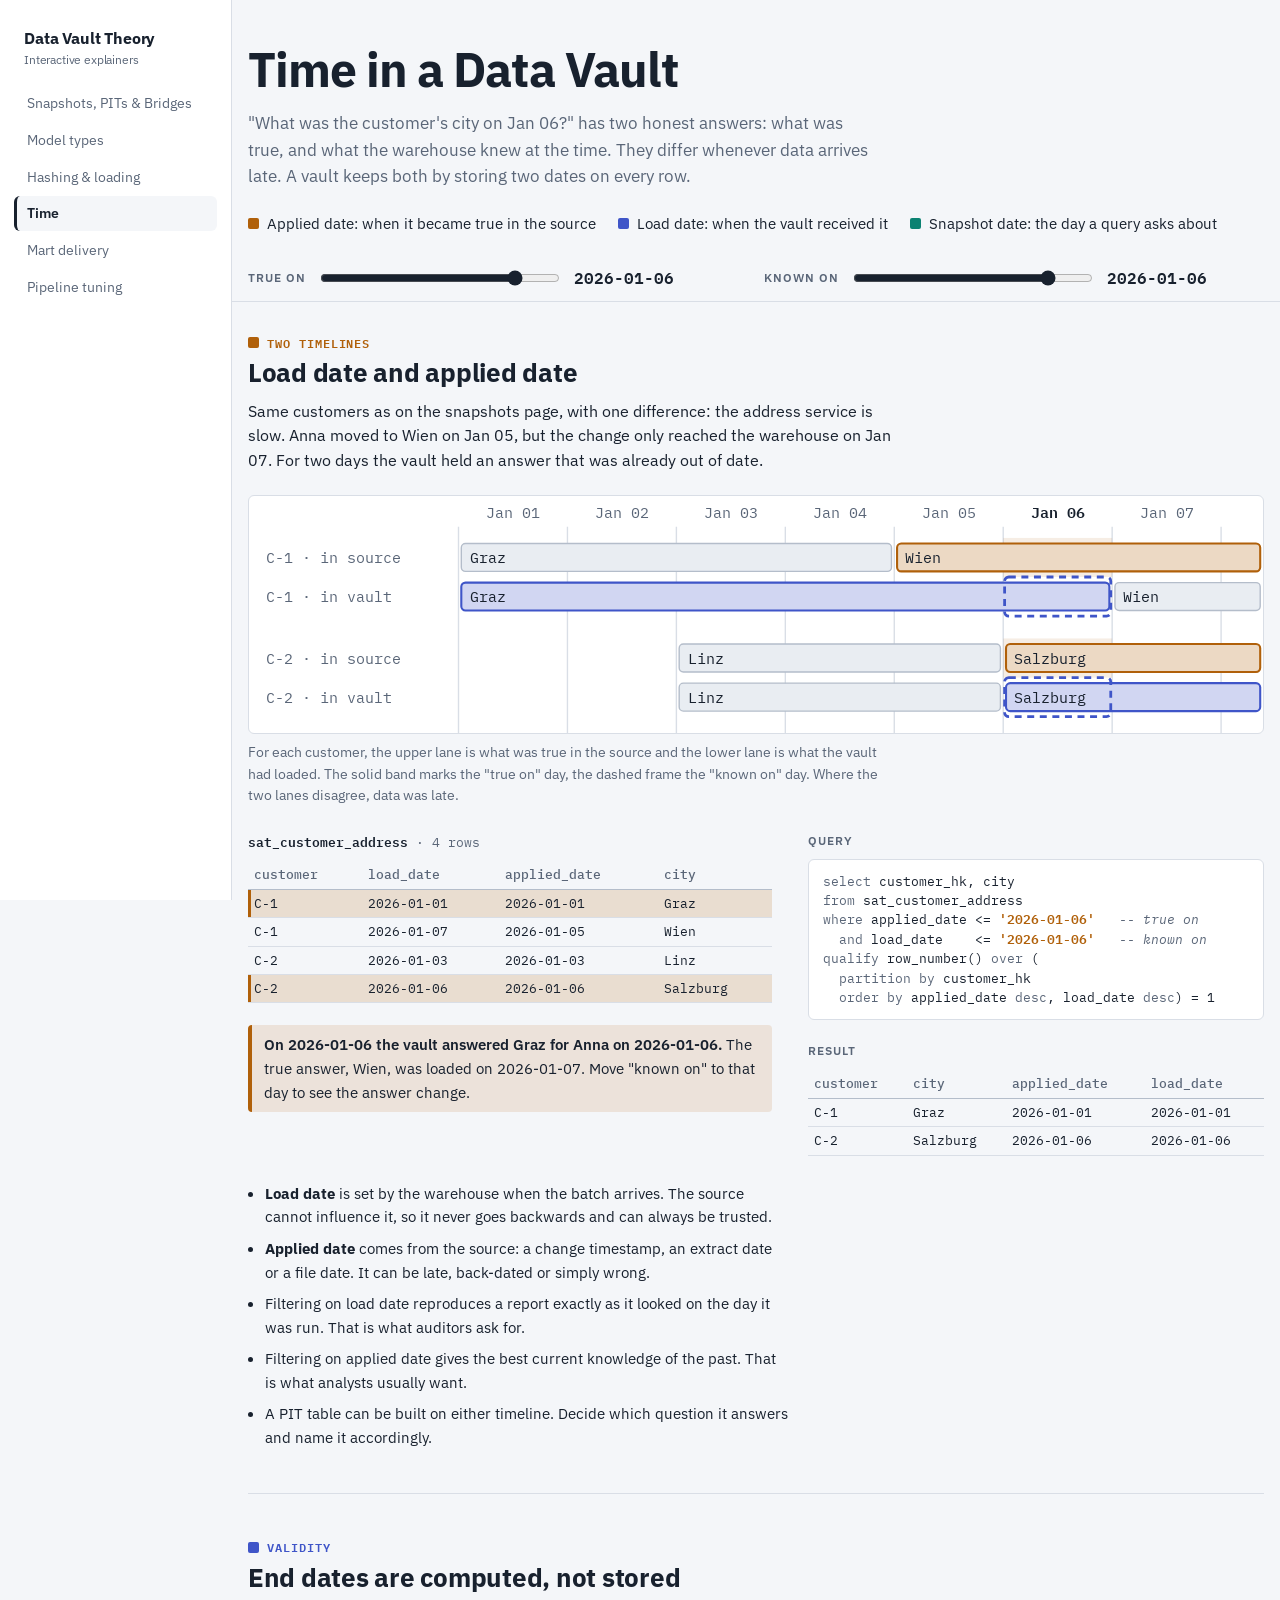
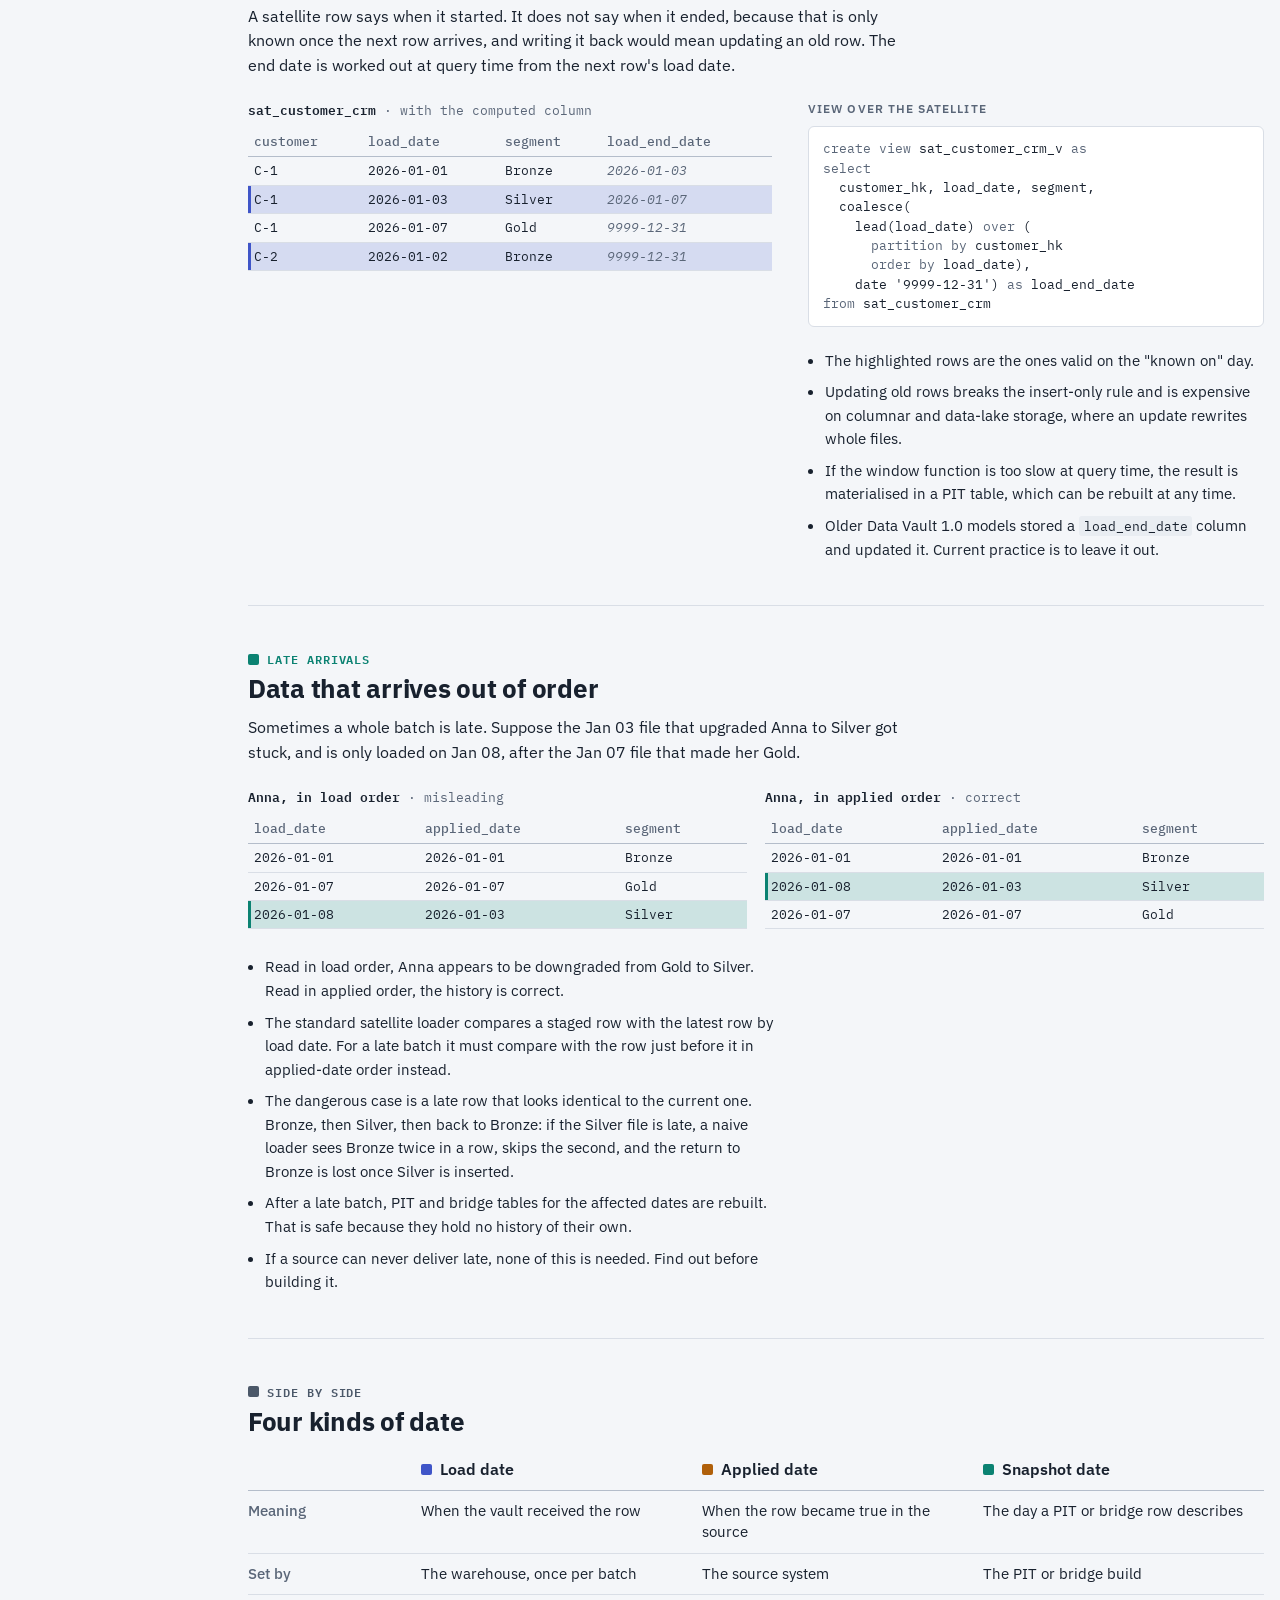
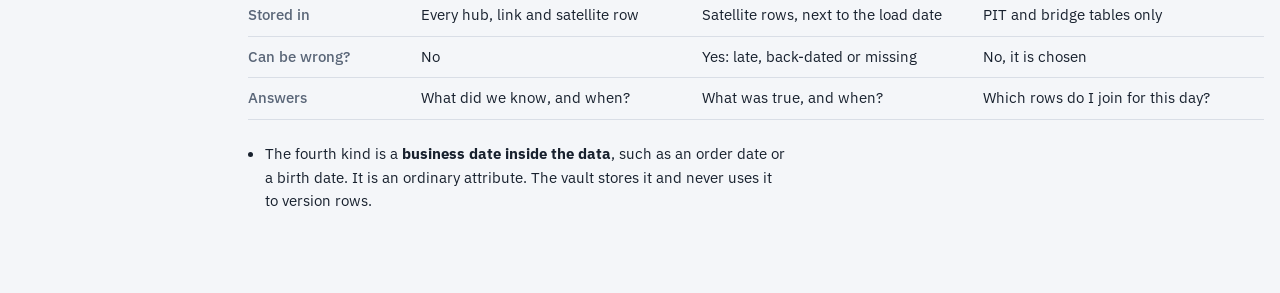
<file: time.html>
<!doctype html>
<html lang="en">
<head>
<meta charset="utf-8">
<meta name="viewport" content="width=device-width,initial-scale=1,viewport-fit=cover">
<title>Time in the Vault</title>
<meta name="description" content="Load date, applied date and snapshot date in a Data Vault, with late-arriving data and computed end dates.">
<link rel="preconnect" href="https://fonts.googleapis.com">
<link rel="preconnect" href="https://fonts.gstatic.com" crossorigin>
<link rel="stylesheet" href="https://fonts.googleapis.com/css2?family=IBM+Plex+Mono:wght@400;500;600&amp;family=IBM+Plex+Sans:wght@400;500;600;700&amp;display=swap">
<link rel="stylesheet" href="explainer.css">
<link rel="stylesheet" href="site.css">
<script src="site.js" defer></script>
</head>
<body>
<header class="top"><div class="wrap">
  <h1>Time in a Data Vault</h1>
  <p class="lede">"What was the customer's city on Jan 06?" has two honest answers: what was true, and what the warehouse knew at the time. They differ whenever data arrives late. A vault keeps both by storing two dates on every row.</p>
  <div class="trio">
    <span style="--c:var(--snap)"><i class="sw"></i>Applied date: when it became true in the source</span>
    <span style="--c:var(--pit)"><i class="sw"></i>Load date: when the vault received it</span>
    <span style="--c:var(--bridge)"><i class="sw"></i>Snapshot date: the day a query asks about</span>
  </div>
</div></header>

<div class="scrub"><div class="wrap">
  <div class="grp">
    <label for="tOn">True on</label>
    <input type="range" id="tOn" min="1" max="7" step="1" value="6">
    <output id="tOnOut" for="tOn"></output>
  </div>
  <div class="grp">
    <label for="kOn">Known on</label>
    <input type="range" id="kOn" min="1" max="7" step="1" value="6">
    <output id="kOnOut" for="kOn"></output>
  </div>
</div></div>

<main class="wrap">

<section class="first" style="--c:var(--snap)">
  <p class="eyebrow"><i class="sw"></i>Two timelines</p>
  <h2>Load date and applied date</h2>
  <p class="intro">Same customers as on the snapshots page, with one difference: the address service is slow. Anna moved to Wien on Jan 05, but the change only reached the warehouse on Jan 07. For two days the vault held an answer that was already out of date.</p>
  <figure>
    <div class="scroll" id="chTime"></div>
    <figcaption>For each customer, the upper lane is what was true in the source and the lower lane is what the vault had loaded. The solid band marks the "true on" day, the dashed frame the "known on" day. Where the two lanes disagree, data was late.</figcaption>
  </figure>
  <div class="cols">
    <div class="stack">
      <div class="tw" id="tbAddr"></div>
      <p class="verdict" id="tVerdict"></p>
    </div>
    <div class="stack">
      <div><h3>Query</h3><pre id="sqlBi"></pre></div>
      <div><h3>Result</h3><div class="tw" id="resBi"></div></div>
    </div>
  </div>
  <ul class="notes" style="margin-top:26px">
    <li><strong>Load date</strong> is set by the warehouse when the batch arrives. The source cannot influence it, so it never goes backwards and can always be trusted.</li>
    <li><strong>Applied date</strong> comes from the source: a change timestamp, an extract date or a file date. It can be late, back-dated or simply wrong.</li>
    <li>Filtering on load date reproduces a report exactly as it looked on the day it was run. That is what auditors ask for.</li>
    <li>Filtering on applied date gives the best current knowledge of the past. That is what analysts usually want.</li>
    <li>A PIT table can be built on either timeline. Decide which question it answers and name it accordingly.</li>
  </ul>
</section>

<section style="--c:var(--pit)">
  <p class="eyebrow"><i class="sw"></i>Validity</p>
  <h2>End dates are computed, not stored</h2>
  <p class="intro">A satellite row says when it started. It does not say when it ended, because that is only known once the next row arrives, and writing it back would mean updating an old row. The end date is worked out at query time from the next row's load date.</p>
  <div class="cols">
    <div class="tw" id="tbEnd"></div>
    <div class="stack">
      <div><h3>View over the satellite</h3><pre id="sqlEnd"></pre></div>
      <ul class="notes">
        <li>The highlighted rows are the ones valid on the "known on" day.</li>
        <li>Updating old rows breaks the insert-only rule and is expensive on columnar and data-lake storage, where an update rewrites whole files.</li>
        <li>If the window function is too slow at query time, the result is materialised in a PIT table, which can be rebuilt at any time.</li>
        <li>Older Data Vault 1.0 models stored a <code>load_end_date</code> column and updated it. Current practice is to leave it out.</li>
      </ul>
    </div>
  </div>
</section>

<section style="--c:var(--bridge)">
  <p class="eyebrow"><i class="sw"></i>Late arrivals</p>
  <h2>Data that arrives out of order</h2>
  <p class="intro">Sometimes a whole batch is late. Suppose the Jan 03 file that upgraded Anna to Silver got stuck, and is only loaded on Jan 08, after the Jan 07 file that made her Gold.</p>
  <div class="tri">
    <div class="tw" id="tbOoLoad"></div>
    <div class="tw" id="tbOoApp"></div>
  </div>
  <ul class="notes">
    <li>Read in load order, Anna appears to be downgraded from Gold to Silver. Read in applied order, the history is correct.</li>
    <li>The standard satellite loader compares a staged row with the latest row by load date. For a late batch it must compare with the row just before it in applied-date order instead.</li>
    <li>The dangerous case is a late row that looks identical to the current one. Bronze, then Silver, then back to Bronze: if the Silver file is late, a naive loader sees Bronze twice in a row, skips the second, and the return to Bronze is lost once Silver is inserted.</li>
    <li>After a late batch, PIT and bridge tables for the affected dates are rebuilt. That is safe because they hold no history of their own.</li>
    <li>If a source can never deliver late, none of this is needed. Find out before building it.</li>
  </ul>
</section>

<section style="--c:var(--src)">
  <p class="eyebrow"><i class="sw"></i>Side by side</p>
  <h2>Four kinds of date</h2>
  <div class="tw"><table class="cmp">
    <thead><tr><th></th>
      <th><span style="--c:var(--pit)"><i class="sw"></i>Load date</span></th>
      <th><span style="--c:var(--snap)"><i class="sw"></i>Applied date</span></th>
      <th><span style="--c:var(--bridge)"><i class="sw"></i>Snapshot date</span></th></tr></thead>
    <tbody>
      <tr><th>Meaning</th><td>When the vault received the row</td><td>When the row became true in the source</td><td>The day a PIT or bridge row describes</td></tr>
      <tr><th>Set by</th><td>The warehouse, once per batch</td><td>The source system</td><td>The PIT or bridge build</td></tr>
      <tr><th>Stored in</th><td>Every hub, link and satellite row</td><td>Satellite rows, next to the load date</td><td>PIT and bridge tables only</td></tr>
      <tr><th>Can be wrong?</th><td>No</td><td>Yes: late, back-dated or missing</td><td>No, it is chosen</td></tr>
      <tr><th>Answers</th><td>What did we know, and when?</td><td>What was true, and when?</td><td>Which rows do I join for this day?</td></tr>
    </tbody>
  </table></div>
  <ul class="notes" style="margin-top:22px">
    <li>The fourth kind is a <strong>business date inside the data</strong>, such as an order date or a birth date. It is an ordinary attribute. The vault stores it and never uses it to version rows.</li>
  </ul>
</section>
<div class="foot"></div>
</main>

<script src="explainer.js"></script>
<script>
(function(){
const {D,crm,hub,next,x0,W,TOP,frame,lane,bar,tbl,sql,$}=DV;
// Address rows with a late arrival: Anna's move is true from Jan 05 but loaded on Jan 07.
const rows=[{c:'C-1',load:1,app:1,v:'Graz'},{c:'C-1',load:7,app:5,v:'Wien'},{c:'C-2',load:3,app:3,v:'Linz'},{c:'C-2',load:6,app:6,v:'Salzburg'}];
const NAME={'C-1':'Anna','C-2':'Ben'};
const nextBy=(r,k)=>{const n=rows.filter(x=>x.c===r.c&&x[k]>r[k]).sort((a,b)=>a[k]-b[k])[0];return n?n[k]:null};
const pick=(c,T,K)=>rows.filter(r=>r.c===c&&r.app<=T&&r.load<=K).sort((a,b)=>b.app-a.app||b.load-a.load)[0]||null;

function chart(T,K){
  let b='',y=TOP+16; const h=TOP+16+hub.length*72-18;
  hub.forEach(hb=>{
    const ya=y,yl=y+28;
    b+=`<rect class="band" style="--c:var(--snap)" x="${x0(T)}" y="${ya-14}" width="${W}" height="28"/>`;
    b+=lane(ya,hb.c+' · in source')+lane(yl,hb.c+' · in vault');
    rows.filter(r=>r.c===hb.c).forEach(r=>{
      const ea=nextBy(r,'app'),el=nextBy(r,'load');
      b+=`<g style="--c:var(--snap)">`+bar(ya,r.app,ea,r.v,r.app<=T&&(!ea||ea>T))+'</g>';
      b+=`<g style="--c:var(--pit)">`+bar(yl,r.load,el,r.v,r.load<=K&&(!el||el>K))+'</g>';
    });
    b+=`<rect class="band2" style="--c:var(--pit)" x="${x0(K)+1}" y="${yl-14}" width="${W-2}" height="28" rx="3"/>`;
    y+=72;
  });
  return frame(h,null,'Applied timeline and load timeline per customer',b,[T,K]);
}
function render(){
  const T=+$('tOn').value,K=+$('kOn').value;
  $('tOnOut').textContent=D(T); $('kOnOut').textContent=D(K);
  $('chTime').innerHTML=chart(T,K);
  const picks=hub.map(h=>pick(h.c,T,K)).filter(Boolean);
  $('tbAddr').innerHTML=tbl('sat_customer_address <span>· 4 rows</span>',['customer','load_date','applied_date','city'],
    rows.map(r=>({$:r,v:[r.c,D(r.load),D(r.app),r.v]})),r=>picks.includes(r));
  $('resBi').innerHTML=tbl('',['customer','city','applied_date','load_date'],picks.map(r=>({$:r,v:[r.c,r.v,D(r.app),D(r.load)]})));
  $('sqlBi').innerHTML=sql(
`select customer_hk, city
from sat_customer_address
where applied_date <= «${D(T)}»   -- true on
  and load_date    <= «${D(K)}»   -- known on
qualify row_number() over (
  partition by customer_hk
  order by applied_date desc, load_date desc) = 1`);
  const stale=hub.map(h=>({h,got:pick(h.c,T,K),truth:pick(h.c,T,9)})).filter(x=>x.truth&&x.got!==x.truth);
  const v=$('tVerdict');
  if(stale.length){const s=stale[0];
    v.className='verdict bad';
    v.innerHTML=`On ${D(K)} the vault ${s.got?'answered '+s.got.v:'had no answer'} for ${NAME[s.h.c]} on ${D(T)}. <span>The true answer, ${s.truth.v}, was loaded on ${D(s.truth.load)}. Move "known on" to that day to see the answer change.</span>`;
  }else{
    v.className='verdict ok';
    v.innerHTML=`What the vault knew on ${D(K)} matches what was true on ${D(T)}. <span>Try true on 2026-01-06 and known on 2026-01-06 to see a late arrival.</span>`;
  }
  $('tbEnd').innerHTML=tbl('sat_customer_crm <span>· with the computed column</span>',['customer','load_date','segment','load_end_date'],
    crm.map(r=>{const n=next(crm,r);return{$:r,v:[r.c,D(r.d),r.v,{h:`<span class="nul">${n?D(n):'9999-12-31'}</span>`}]}}),
    r=>{const n=next(crm,r);return r.d<=K&&(!n||n>K)});
}
$('sqlEnd').innerHTML=sql(
`create view sat_customer_crm_v as
select
  customer_hk, load_date, segment,
  coalesce(
    lead(load_date) over (
      partition by customer_hk
      order by load_date),
    date '9999-12-31') as load_end_date
from sat_customer_crm`);
const oo=[{load:1,app:1,v:'Bronze'},{load:7,app:7,v:'Gold'},{load:8,app:3,v:'Silver'}];
const ooT=(cap,k)=>tbl(cap,['load_date','applied_date','segment'],oo.slice().sort((a,b)=>a[k]-b[k]).map(r=>({$:r,v:[D(r.load),D(r.app),r.v]})),r=>r.v==='Silver');
$('tbOoLoad').innerHTML=ooT('Anna, in load order <span>· misleading</span>','load');
$('tbOoApp').innerHTML=ooT('Anna, in applied order <span>· correct</span>','app');
['tOn','kOn'].forEach(id=>$(id).addEventListener('input',render));
render();
})();
</script>
</body>
</html>
</file>
<file: site.css>
/* Shared site navigation: a fixed sidebar on wide screens, a top bar on narrow ones.
   Uses the colour tokens (--bg, --surface, --ink, --muted, --line) every page defines. */
body{padding-left:232px}
.site-nav{position:fixed;inset:0 auto 0 0;width:232px;z-index:20;overflow-y:auto;
  background:var(--surface);border-right:1px solid var(--line);
  padding:calc(28px + env(safe-area-inset-top,0px)) 14px 24px;
  display:flex;flex-direction:column;gap:18px;
  font-family:"IBM Plex Sans",system-ui,-apple-system,"Segoe UI",sans-serif;font-size:14px;line-height:1.35}
.site-nav .brand{font-weight:700;font-size:16px;letter-spacing:-.01em;color:var(--ink);padding:0 10px}
.site-nav .brand small{display:block;font-weight:400;font-size:12px;color:var(--muted);margin-top:2px}
.site-nav ul{list-style:none;margin:0;padding:0;display:flex;flex-direction:column;gap:2px}
.site-nav a{display:block;padding:8px 10px;border-radius:6px;color:var(--muted);text-decoration:none;border-left:3px solid transparent}
.site-nav a:hover{background:var(--bg);color:var(--ink)}
.site-nav a:focus-visible{outline:2px solid var(--ink);outline-offset:1px}
.site-nav a[aria-current="page"]{background:var(--bg);color:var(--ink);font-weight:600;border-left-color:var(--ink)}
@media (max-width:1100px){
  body{padding-left:0}
  .site-nav{position:static;width:auto;overflow:visible;border-right:0;border-bottom:1px solid var(--line);
    padding:calc(10px + env(safe-area-inset-top,0px)) 16px 10px;flex-direction:row;flex-wrap:wrap;align-items:center;gap:6px 16px}
  .site-nav .brand{padding:0}
  .site-nav .brand small{display:none}
  .site-nav ul{flex-direction:row;flex-wrap:wrap;gap:4px}
  .site-nav a{padding:6px 10px;border-left:0}
}
</file>
<file: explainer.css>
:root{color-scheme:light;box-sizing:border-box;padding-top:env(safe-area-inset-top,0px);padding-bottom:env(safe-area-inset-bottom,0px)}
html{scroll-padding-top:env(safe-area-inset-top,0px)}
body{margin:0;padding:0}
img{max-width:100%}
[hidden]:not([hidden=until-found i]){display:none!important}
/* Layout: one shared timeline axis repeated in every section; a sticky as-of scrubber drives all figures and tables. */
:root{
  --bg:#F4F6F9; --surface:#FFFFFF; --ink:#18212E; --muted:#5A6678; --line:#D9DEE6; --line-strong:#B4BDCA;
  --bar:#E9EDF2; --src:#4B5869;
  --snap:#B0600A; --pit:#3F55C8; --bridge:#0B8272;
  --sans:"IBM Plex Sans",system-ui,-apple-system,"Segoe UI",sans-serif;
  --mono:"IBM Plex Mono",ui-monospace,"SF Mono",Menlo,Consolas,monospace;
}
@media (prefers-color-scheme: dark){ :root:not([data-theme="light"]){
  --bg:#11151B; --surface:#1A2029; --ink:#E5E9EF; --muted:#98A3B4; --line:#2A323E; --line-strong:#465263;
  --bar:#232B36; --src:#A9B4C4;
  --snap:#E3A14C; --pit:#93A2FF; --bridge:#4FC9B6; color-scheme:dark } }
:root[data-theme="dark"]{
  --bg:#11151B; --surface:#1A2029; --ink:#E5E9EF; --muted:#98A3B4; --line:#2A323E; --line-strong:#465263;
  --bar:#232B36; --src:#A9B4C4;
  --snap:#E3A14C; --pit:#93A2FF; --bridge:#4FC9B6; color-scheme:dark }

*{box-sizing:border-box}
body{background:var(--bg);color:var(--ink);font-family:var(--sans);font-size:16px;line-height:1.55}
body::before{content:"";position:fixed;inset:0 0 auto;height:env(safe-area-inset-top,0px);z-index:10;background:var(--bg)}
.wrap{max-width:1080px;margin:0 auto;padding-left:max(16px,env(safe-area-inset-left,0px));padding-right:max(16px,env(safe-area-inset-right,0px))}
code,pre,.mono{font-family:var(--mono)}
p code,li code,td code{font-size:.88em;background:var(--bar);padding:.08em .35em;border-radius:3px}

.top{padding-block:44px 20px}
h1{font-size:clamp(2rem,5vw,3rem);line-height:1.08;letter-spacing:-.02em;margin:0 0 14px;font-weight:700;text-wrap:balance}
.lede{max-width:62ch;font-size:1.08rem;color:var(--muted);margin:0}
.trio{display:flex;flex-wrap:wrap;gap:10px 22px;margin-top:22px;font-size:.95rem}
.trio span{display:inline-flex;align-items:center;gap:8px}
.sw{width:11px;height:11px;border-radius:2px;background:var(--c);flex:none}

.scrub{position:sticky;top:env(safe-area-inset-top,0px);z-index:9;background:var(--bg);border-bottom:1px solid var(--line)}
.scrub .wrap{display:flex;flex-wrap:wrap;align-items:center;gap:8px 16px;padding-block:10px}
.scrub label{font-size:.72rem;letter-spacing:.09em;text-transform:uppercase;color:var(--muted);font-weight:600}
.scrub input{flex:1 1 180px;max-width:340px;accent-color:var(--ink)}
.scrub output{font-family:var(--mono);font-weight:600;font-size:1rem;font-variant-numeric:tabular-nums}
.scrub small{color:var(--muted);font-size:.85rem}
input:focus-visible{outline:2px solid var(--pit);outline-offset:3px}

section{padding-block:44px 8px;border-top:1px solid var(--line);margin-top:36px}
section.first{border-top:0;margin-top:0;padding-top:32px}
.eyebrow{font-family:var(--mono);font-size:.74rem;letter-spacing:.08em;text-transform:uppercase;color:var(--c);font-weight:600;display:flex;align-items:center;gap:8px;margin:0 0 6px}
h2{font-size:1.6rem;line-height:1.2;margin:0 0 10px;letter-spacing:-.01em;text-wrap:balance}
.intro{max-width:66ch;margin:0 0 22px}
h3{font-size:.74rem;letter-spacing:.09em;text-transform:uppercase;color:var(--muted);margin:0 0 8px;font-weight:600}

figure{margin:0 0 26px}
.scroll{overflow-x:auto;background:var(--surface);border:1px solid var(--line);border-radius:6px}
.scroll svg{display:block;width:100%;min-width:700px;height:auto}
figcaption{font-size:.86rem;color:var(--muted);margin-top:8px;max-width:80ch}
svg text{font-family:var(--mono)}
.t-day{font-size:10.5px;fill:var(--muted)} .t-day.on{fill:var(--ink);font-weight:600}
.t-lane{font-size:11px;fill:var(--muted)}
.t-val{font-size:10.5px;fill:var(--ink)}
.grid{stroke:var(--line);stroke-width:1}
.band{fill:var(--c);opacity:.11}
.bar{fill:var(--bar);stroke:var(--line-strong);stroke-width:1}
.bar.on{fill:color-mix(in srgb,var(--c) 24%,var(--surface));stroke:var(--c);stroke-width:1.5}
.bar.ghost{fill:none;stroke-dasharray:4 3}
.dot{fill:var(--surface);stroke:var(--line-strong);stroke-width:1.5}
.dot.on{fill:var(--c);stroke:var(--c)}
.conn{stroke:var(--c);stroke-width:1.5;fill:none}
.life{stroke:var(--line-strong);stroke-width:2}

.cols{display:grid;grid-template-columns:minmax(0,1.15fr) minmax(0,1fr);gap:28px 36px;align-items:start}
.cols>div{min-width:0;display:flex;flex-direction:column;gap:22px}
.pair{display:grid;grid-template-columns:repeat(auto-fit,minmax(210px,1fr));gap:18px}
.pair>div{min-width:0}
@media (max-width:820px){.cols{grid-template-columns:minmax(0,1fr)}}

.tw{overflow-x:auto}
table{border-collapse:collapse;width:100%;font-family:var(--mono);font-size:12.5px;font-variant-numeric:tabular-nums}
caption{text-align:left;font-weight:600;font-size:13px;padding:0 0 6px;color:var(--ink);white-space:nowrap}
caption span{font-weight:400;color:var(--muted)}
th{text-align:left;font-weight:500;color:var(--muted);border-bottom:1px solid var(--line-strong);padding:5px 10px 5px 6px;white-space:nowrap}
td{padding:4px 10px 4px 6px;border-bottom:1px solid var(--line);white-space:nowrap}
tr.on td{background:color-mix(in srgb,var(--c) 17%,transparent)}
tr.on td:first-child{box-shadow:inset 3px 0 0 var(--c)}
.nul{color:var(--muted);font-style:italic}

pre{margin:0;background:var(--surface);border:1px solid var(--line);border-radius:6px;padding:12px 14px;font-size:12.5px;line-height:1.55;overflow-x:auto}
pre .d{color:var(--c);font-weight:600}
pre .k{color:var(--muted)}
ul.notes{margin:0;padding-left:1.1em;display:flex;flex-direction:column;gap:8px;font-size:.95rem;max-width:60ch}
.empty{font-family:var(--mono);font-size:12.5px;color:var(--muted);margin:0}

.chain{display:flex;flex-wrap:wrap;align-items:center;gap:6px;font-family:var(--mono);font-size:12px}
.chain b{font-weight:500;border:1px solid var(--line-strong);border-radius:4px;padding:3px 8px;background:var(--surface)}
.chain b.lnk{border-style:dashed}
.chain b.hl{border-color:var(--c);color:var(--c);border-style:solid;font-weight:600}
.chain i{font-style:normal;color:var(--muted)}

.cmp th,.cmp td{white-space:normal;vertical-align:top;font-family:var(--sans);font-size:.92rem;padding:10px 14px 10px 0;line-height:1.4}
.cmp{min-width:720px}
.cmp thead th{font-size:1rem;color:var(--ink);font-weight:600}
.cmp thead th span{display:inline-flex;align-items:center;gap:8px}
.cmp tbody th{color:var(--muted);font-weight:500;width:17%;border-bottom:1px solid var(--line)}
.cmp td{width:27.6%}
.num{font-family:var(--mono);font-weight:600;font-size:1.25rem}

.flow{display:flex;flex-wrap:wrap;align-items:stretch;gap:8px;margin:0 0 20px}
.flow div{flex:1 1 150px;border:1px solid var(--line-strong);border-radius:6px;padding:10px 12px;background:var(--surface);font-size:.88rem;min-width:0}
.flow div strong{display:block;font-family:var(--mono);font-size:.8rem;margin-bottom:2px}
.flow div.c{border-color:var(--c)} .flow div.c strong{color:var(--c)}
.flow em{font-style:normal;align-self:center;color:var(--muted)}
.foot{padding-block:8px 64px}

/* ---- additions for the pages that share this stylesheet ---- */
.demo{display:flex;flex-direction:column;gap:14px;background:var(--surface);border:1px solid var(--line);border-radius:6px;padding:16px;margin:0 0 26px}
.fields{display:flex;flex-wrap:wrap;gap:12px 22px;align-items:end}
.field{display:flex;flex-direction:column;gap:4px;font-size:.8rem;color:var(--muted);min-width:0}
.field input[type=text],.field select{font-family:var(--mono);font-size:.92rem;padding:6px 8px;border:1px solid var(--line-strong);border-radius:4px;background:var(--bg);color:var(--ink);width:11rem;max-width:100%}
.check{display:inline-flex;gap:7px;align-items:center;font-size:.92rem;padding-bottom:6px}
.check input{accent-color:var(--ink);width:16px;height:16px}
.field input:focus-visible,.field select:focus-visible,.check input:focus-visible{outline:2px solid var(--pit);outline-offset:2px}
.verdict{margin:0;font-weight:600;font-size:.95rem;padding:8px 12px;border-radius:4px;border-left:4px solid var(--v);background:color-mix(in srgb,var(--v) 13%,transparent)}
.verdict.ok{--v:var(--bridge)} .verdict.bad{--v:var(--snap)}
.verdict span{font-weight:400}
.tri{display:grid;grid-template-columns:repeat(auto-fit,minmax(270px,1fr));gap:18px;margin:0 0 26px}
.tri>div{min-width:0}
.stack{display:flex;flex-direction:column;gap:22px;min-width:0}
pre .cm{color:var(--muted);font-style:italic}
.band2{fill:none;stroke:var(--c);stroke-width:2;stroke-dasharray:5 4}
.muted{color:var(--muted)}
.scrub .grp{display:flex;flex:1 1 300px;align-items:center;gap:8px 12px;flex-wrap:wrap;min-width:0}
.scrub .grp input{flex:1 1 120px;max-width:240px}

.flow div strong{overflow-wrap:anywhere}
</file>
